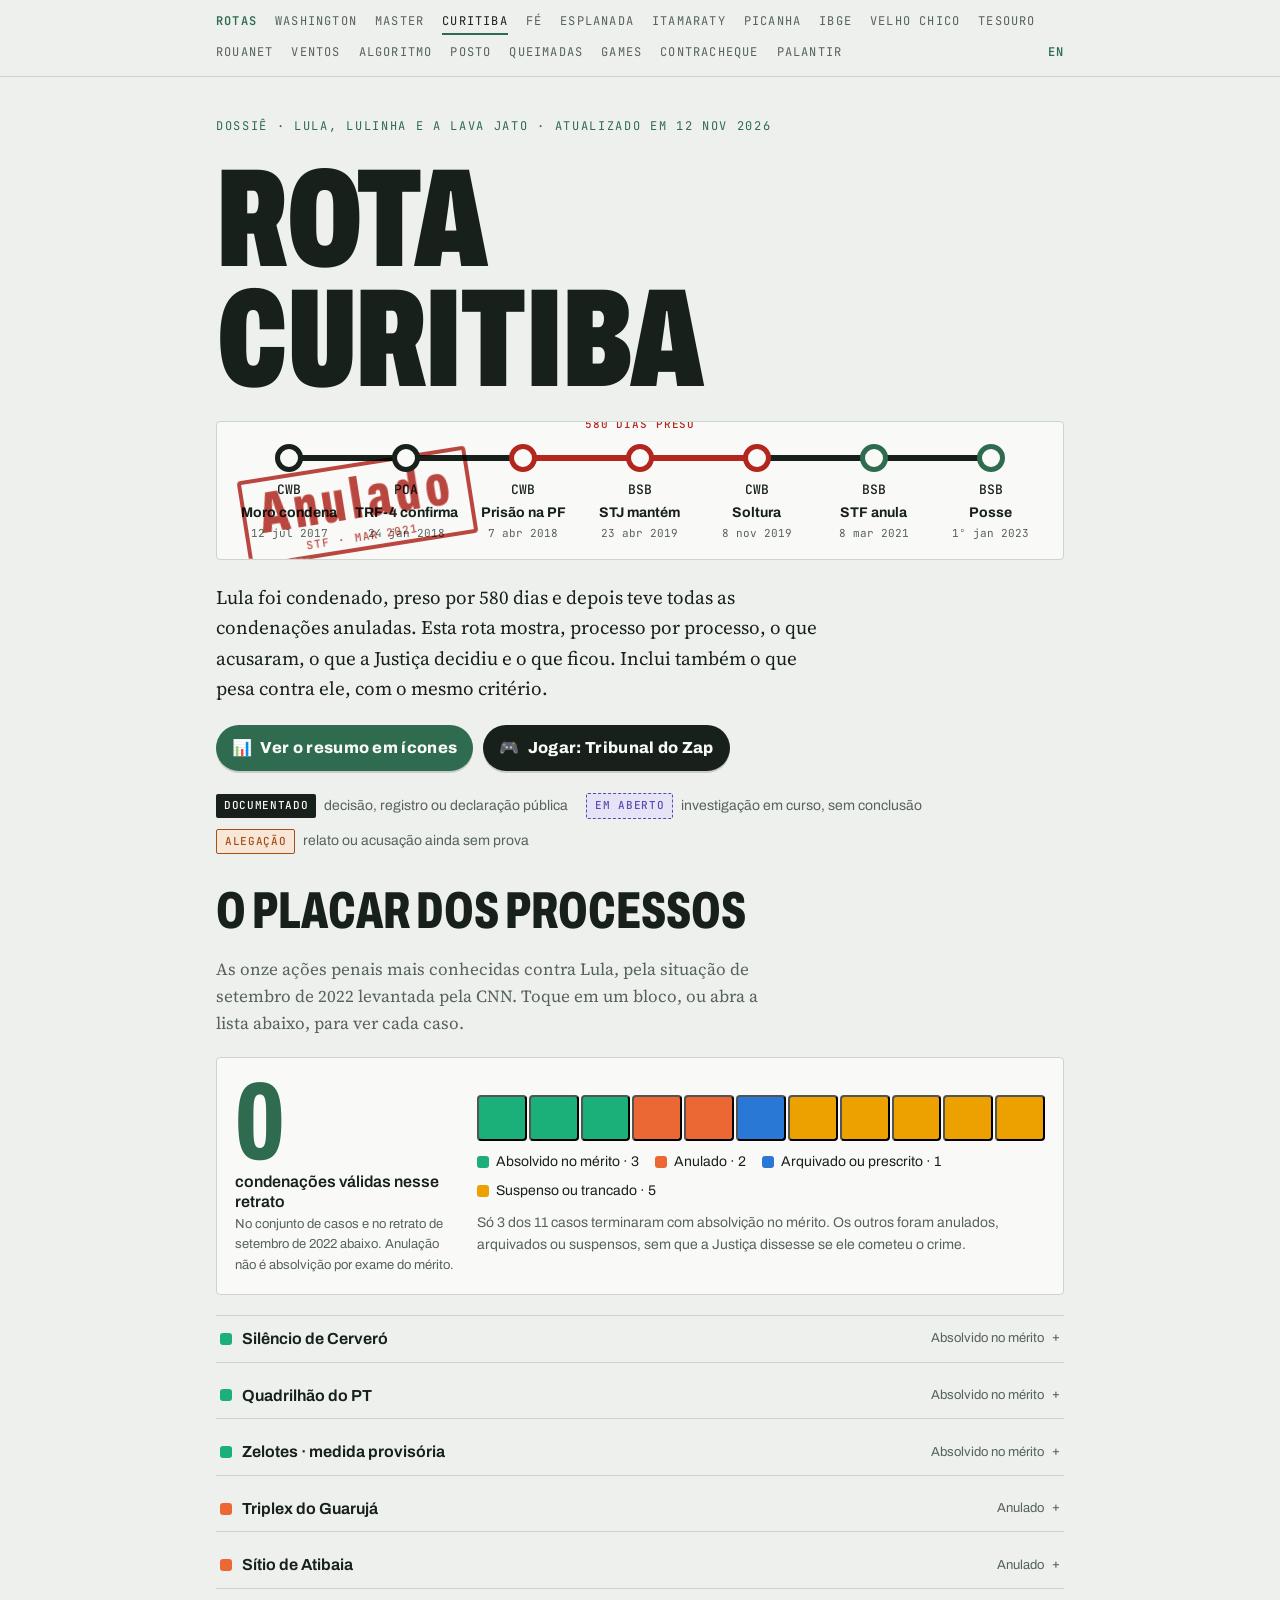
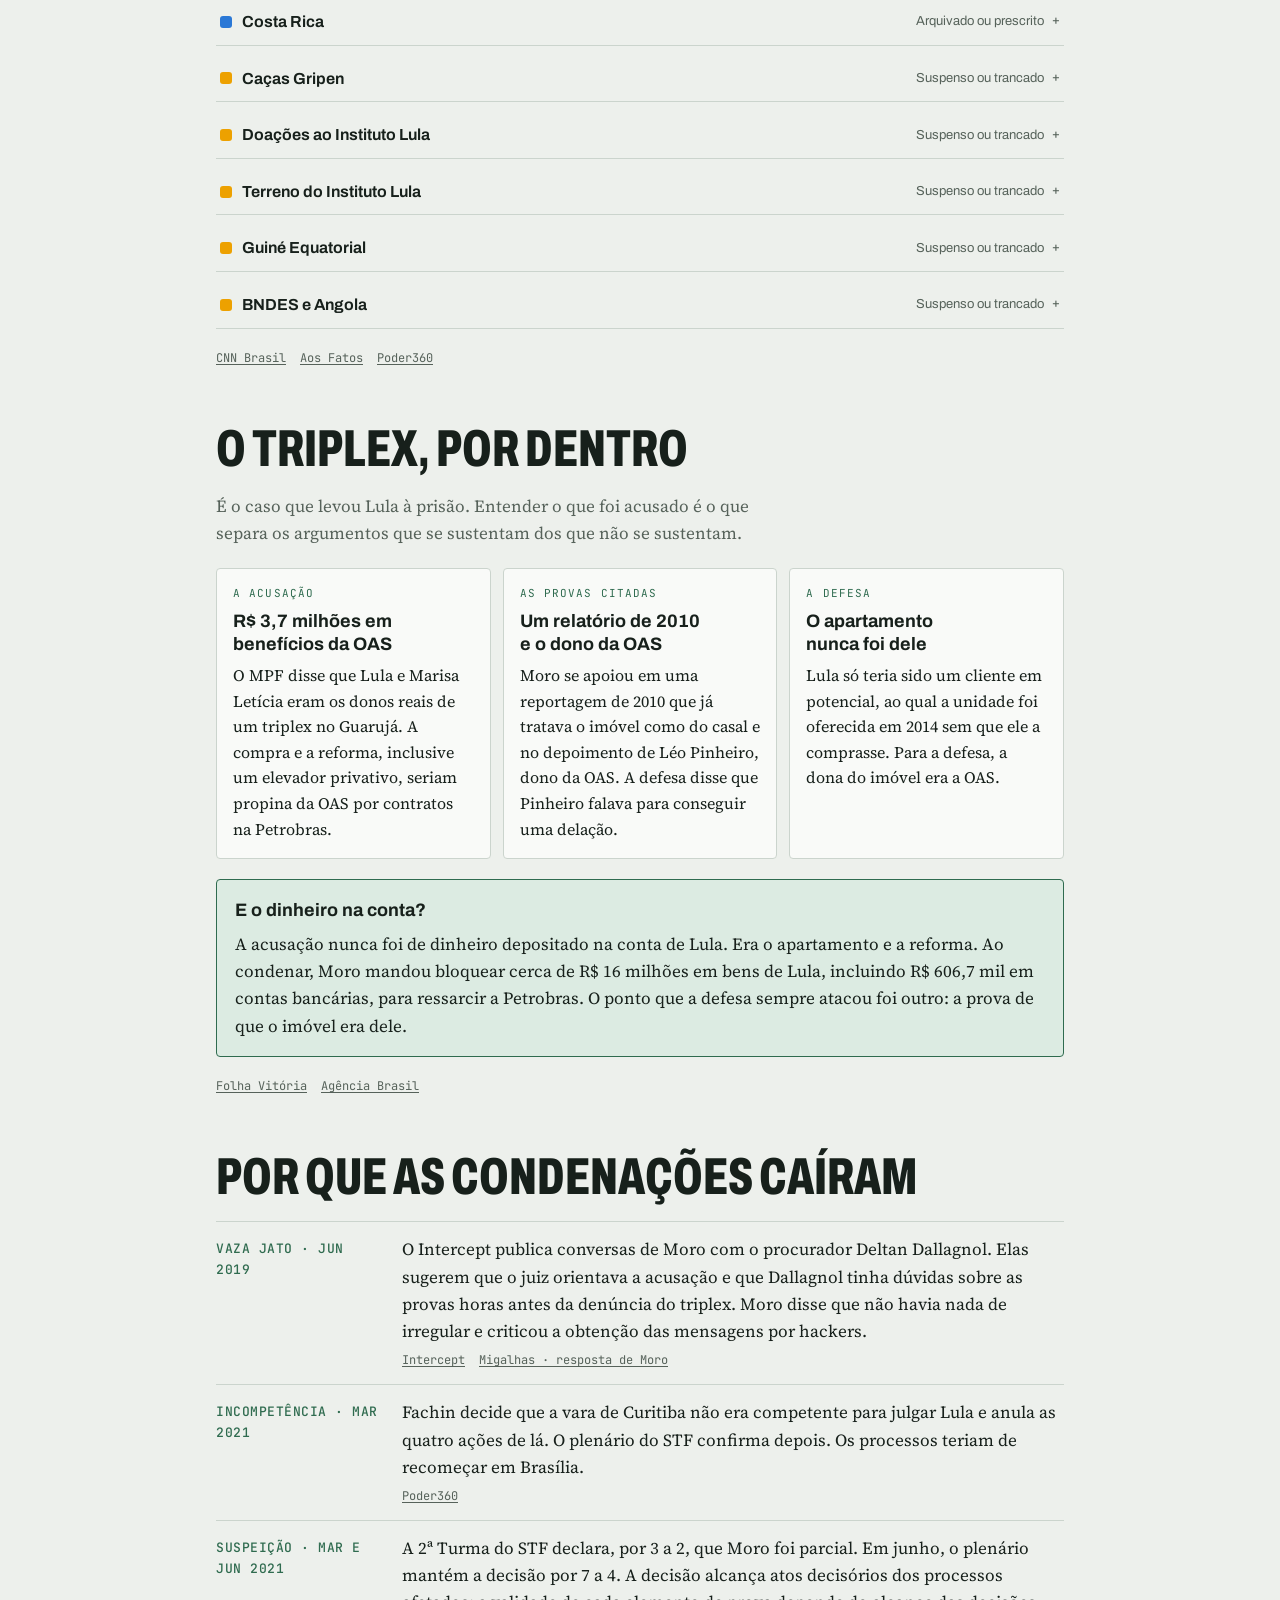
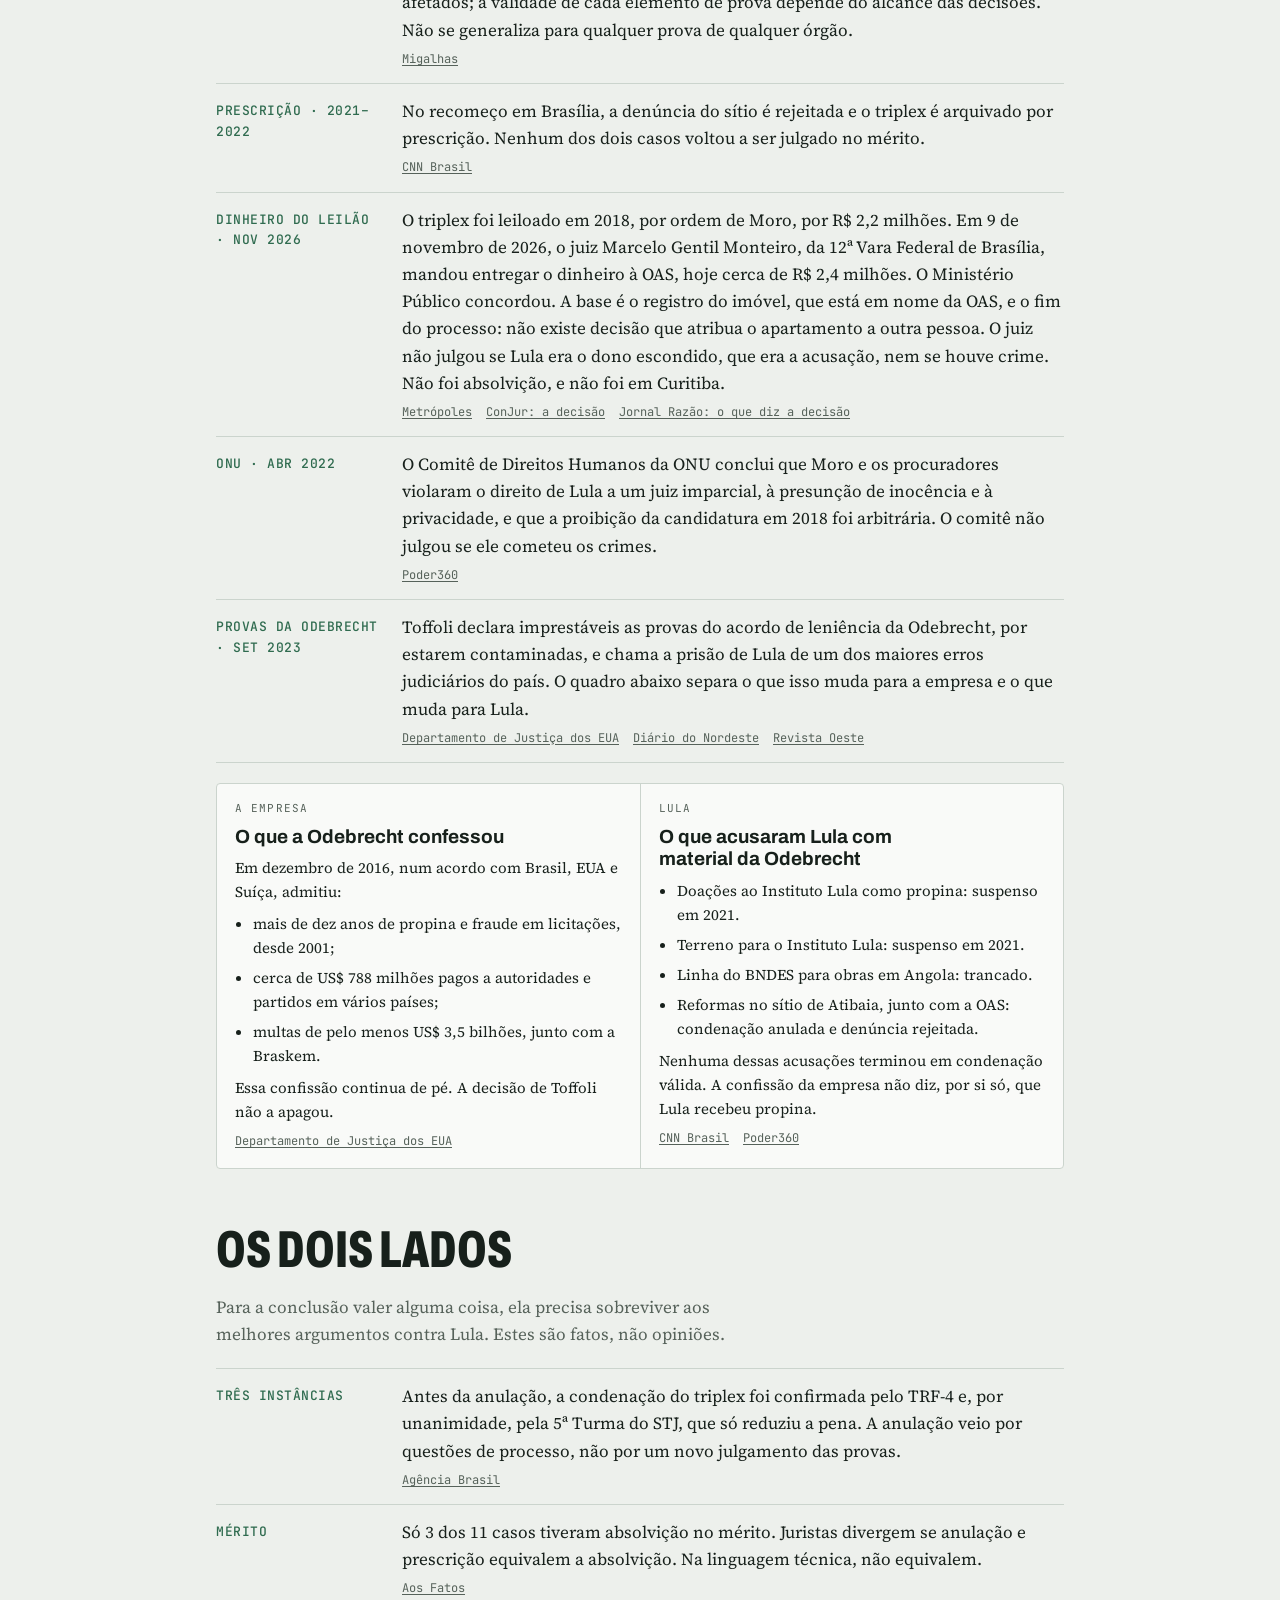
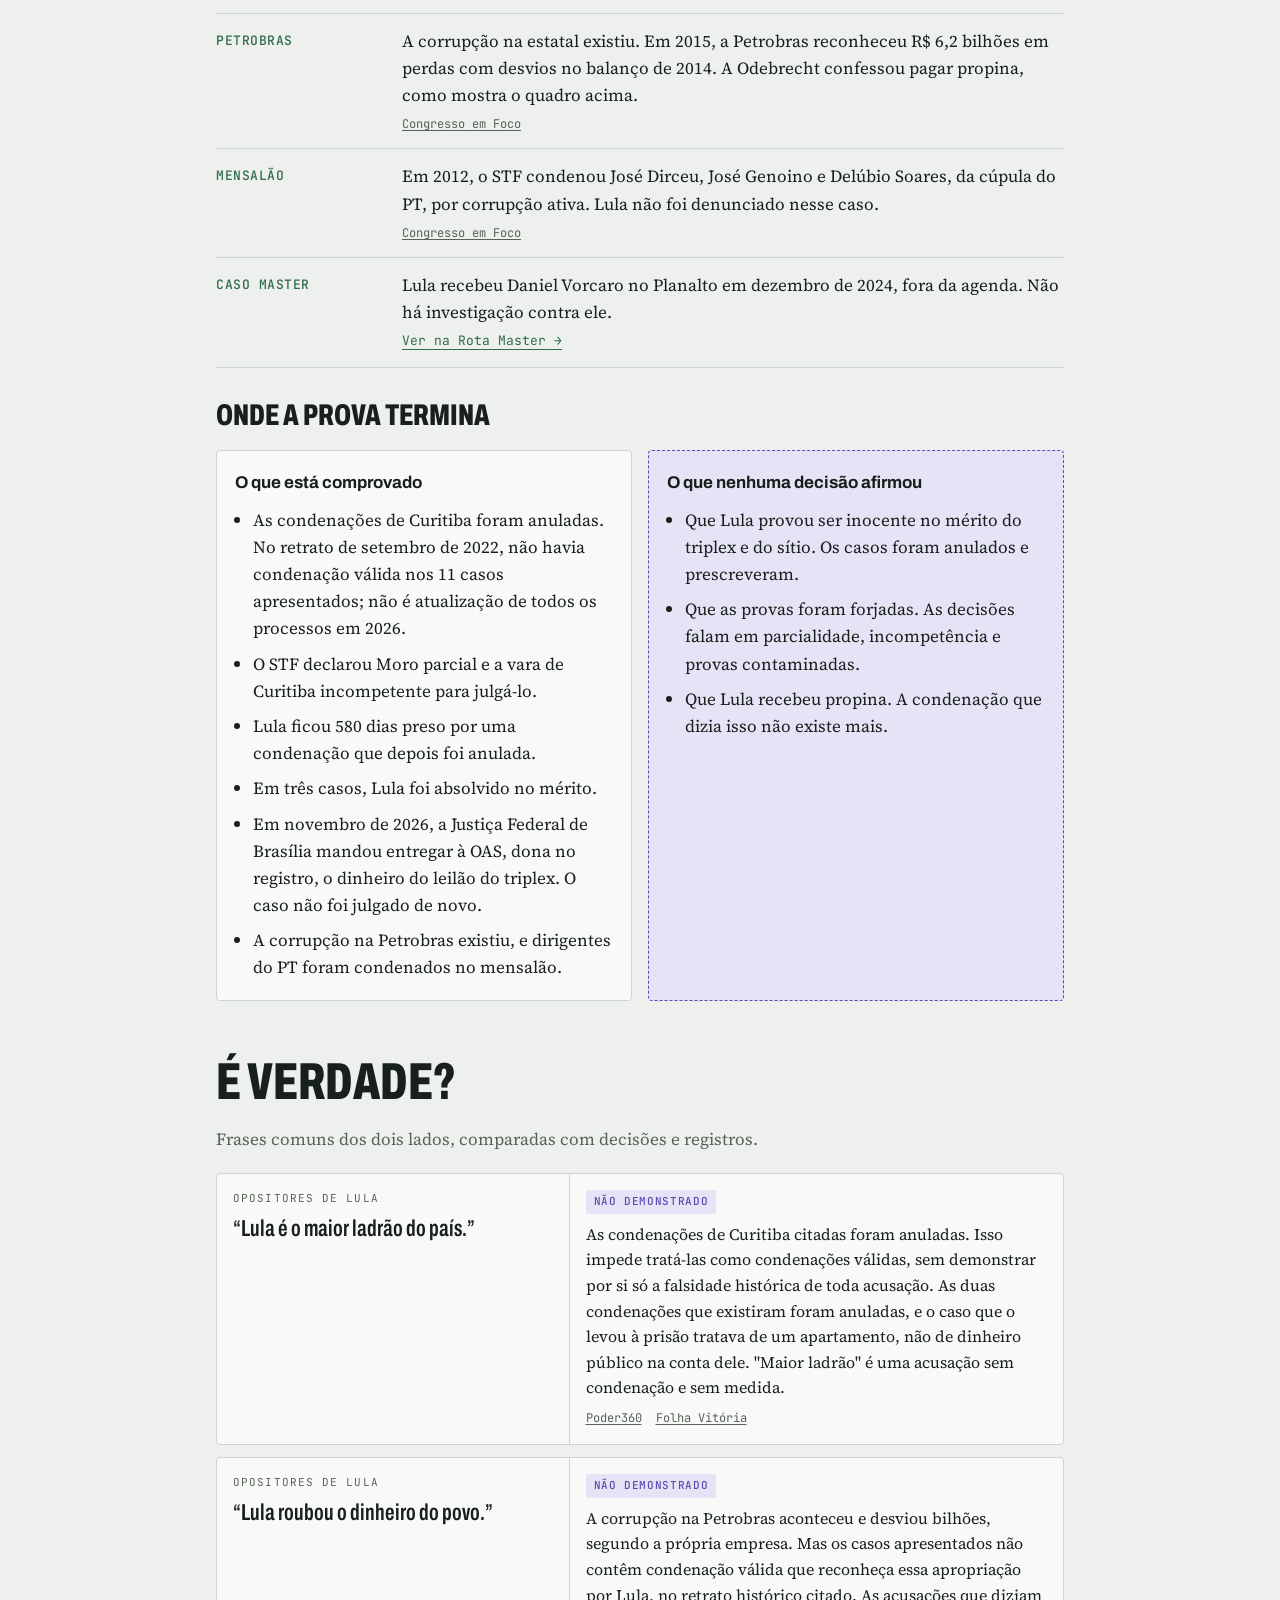
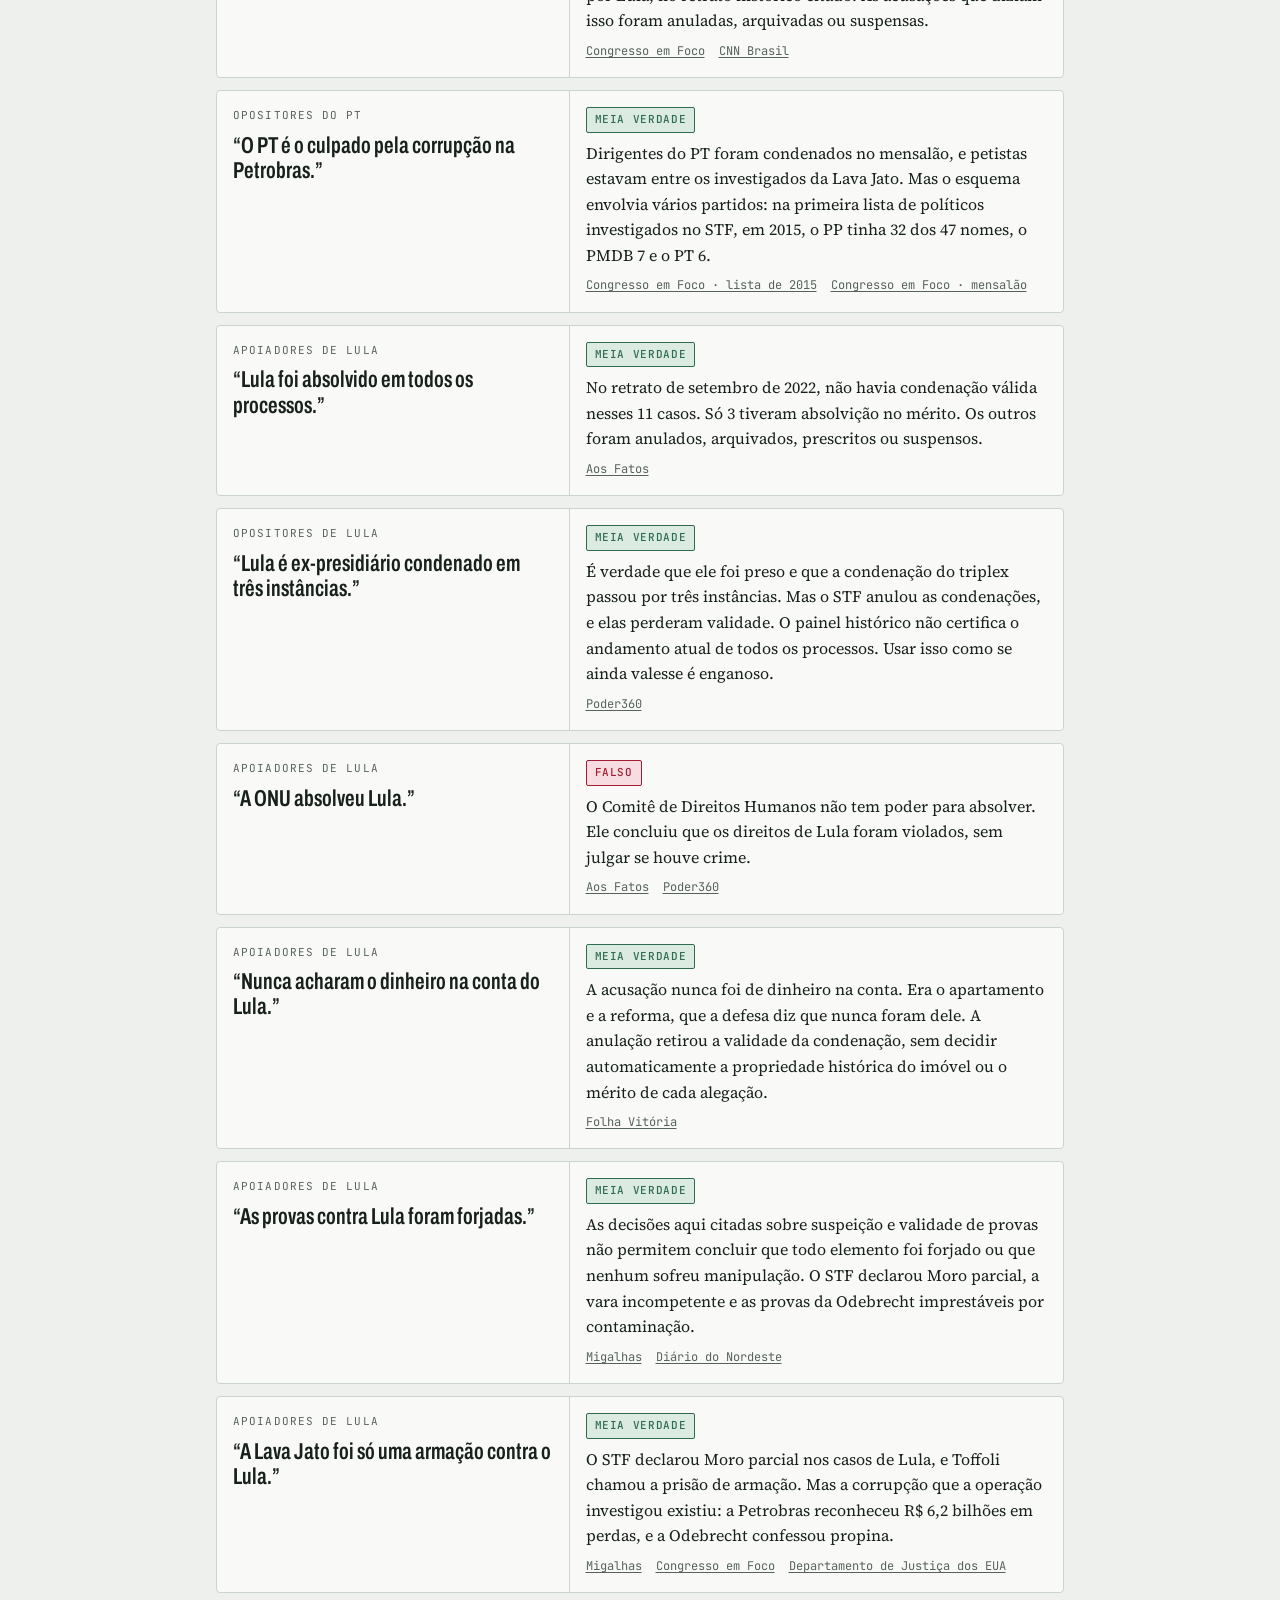
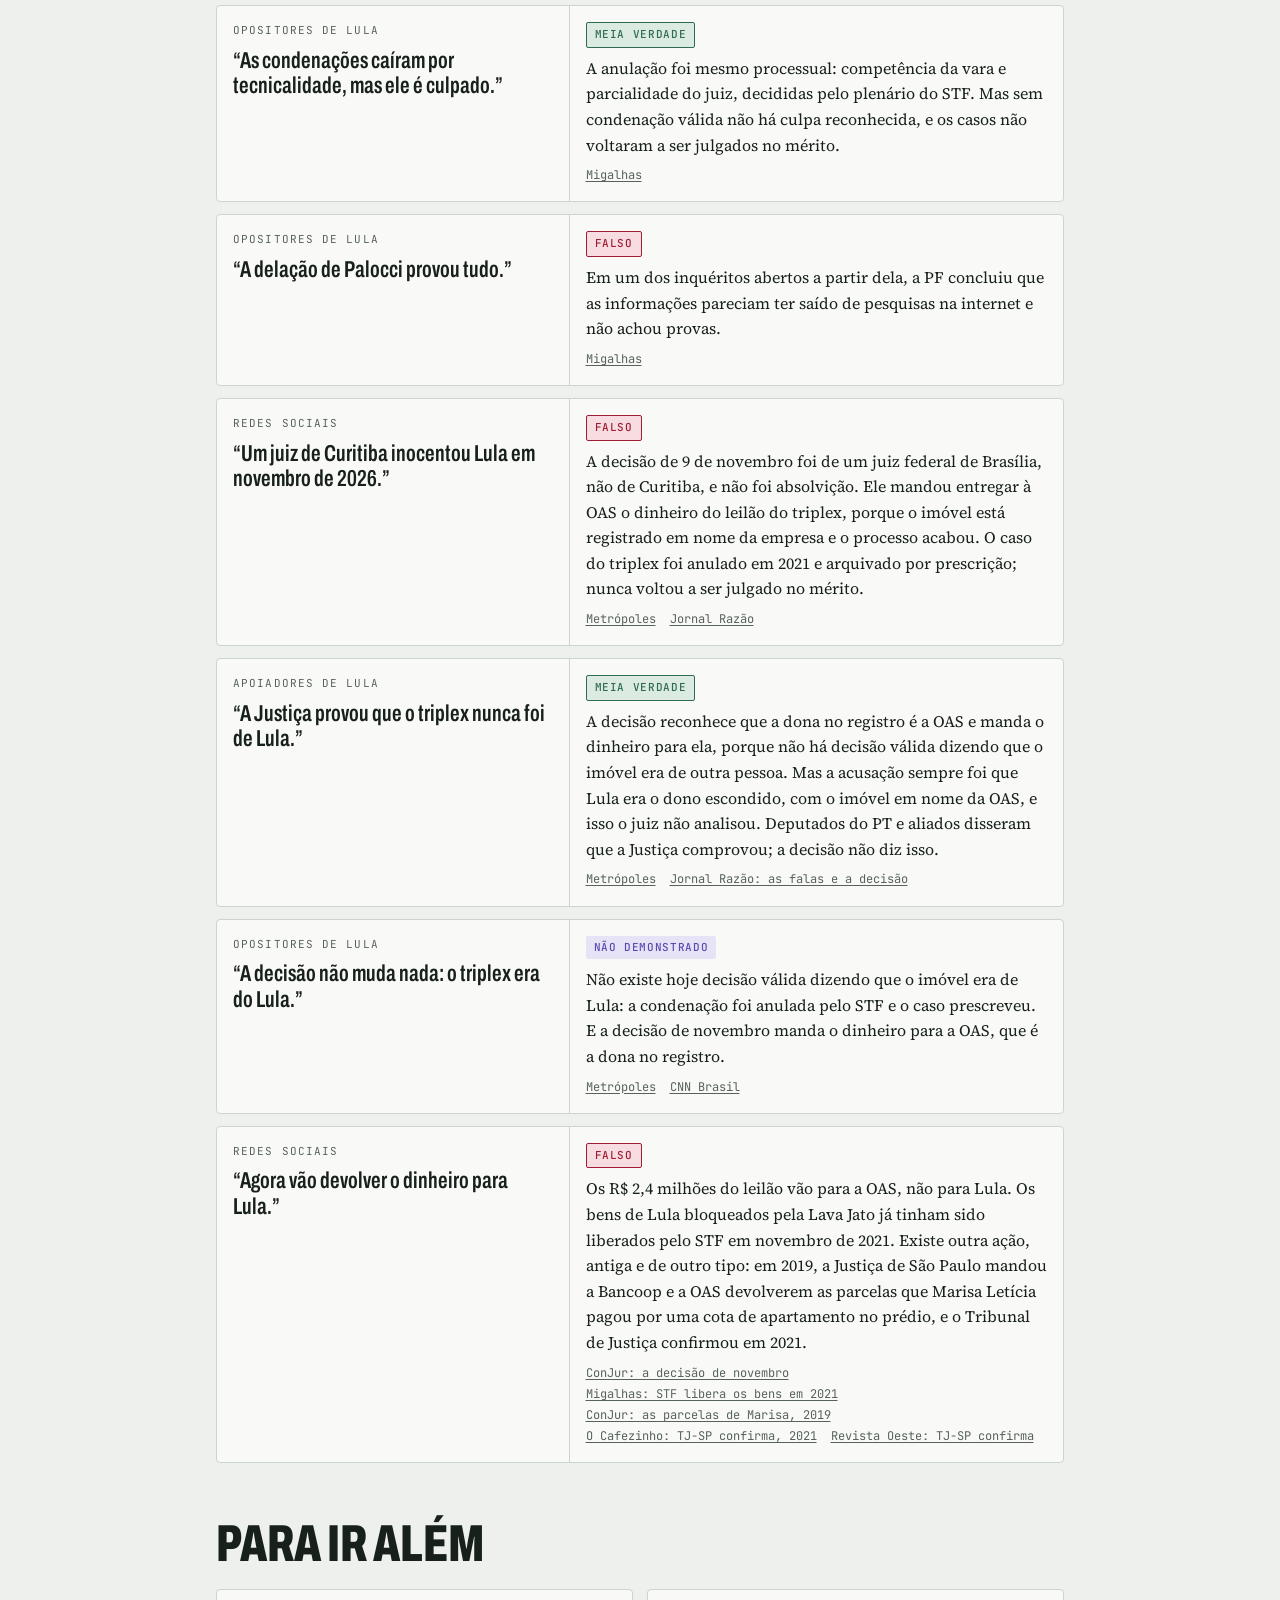
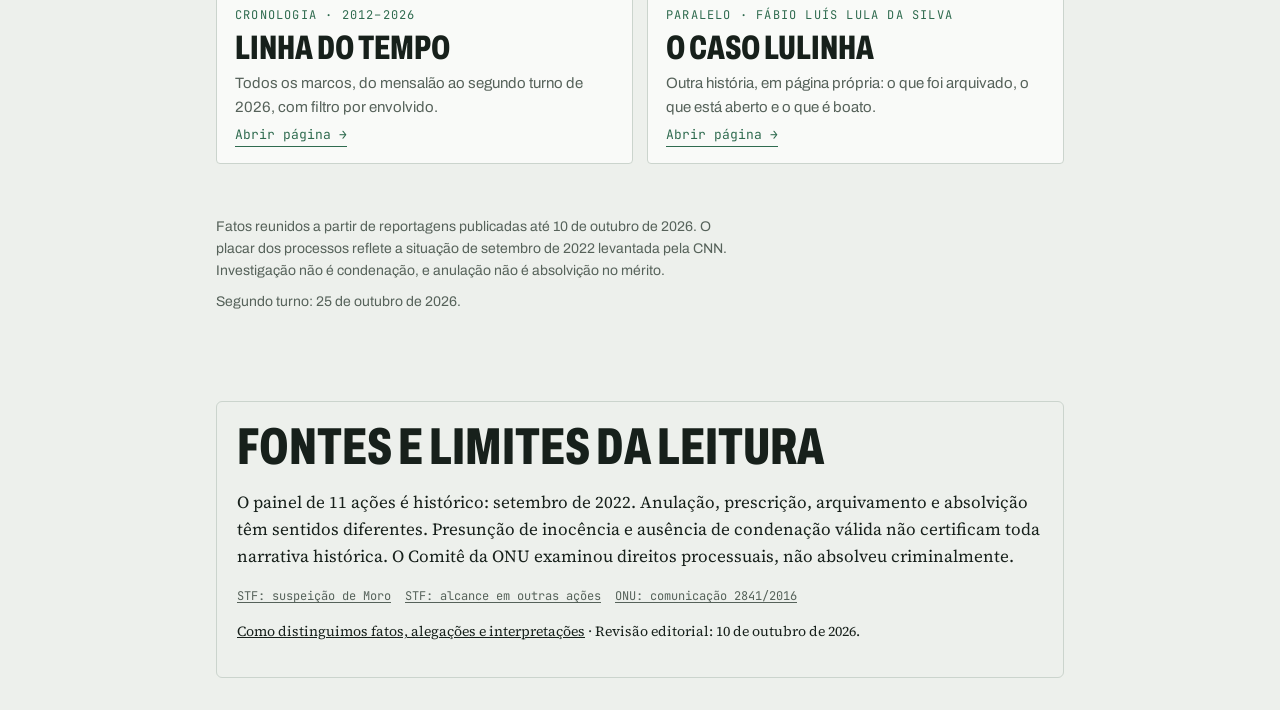
<file: index.html>
<!doctype html>
<html lang="pt-BR"><head><meta charset="utf-8"><meta name="viewport" content="width=device-width, initial-scale=1, viewport-fit=cover">
<style>:root{color-scheme:light;padding-top:env(safe-area-inset-top,0px);padding-bottom:env(safe-area-inset-bottom,0px)}img{max-width:100%}[hidden]{display:none!important}</style>
<title>Rota Curitiba</title>
<meta name="description" content="O que acusaram Lula e Lulinha, o que a Justiça decidiu e o que ficou, processo por processo, com fontes.">
<link rel="preconnect" href="https://fonts.googleapis.com">
<link rel="stylesheet" href="https://fonts.googleapis.com/css2?family=Archivo:wdth,wght@62..125,400..900&family=Source+Serif+4:opsz,wght@8..60,400;8..60,600&family=JetBrains+Mono:wght@400;500;600&display=swap">
<link rel="stylesheet" href="estilo.css">
<style>
:root{--c-lula:#c0392b;--c-lulinha:#a35a12;--c-lava:#1f5bb5;--c-stf:#7a2a3d;--c-pt:#56625a}
@media (prefers-color-scheme:dark){:root:not([data-theme="light"]){--c-lula:#f2796c;--c-lulinha:#e0a25a;--c-lava:#78a8f2;--c-stf:#e0899c;--c-pt:#9aa89f}}
:root[data-theme="dark"]{--c-lula:#f2796c;--c-lulinha:#e0a25a;--c-lava:#78a8f2;--c-stf:#e0899c;--c-pt:#9aa89f}

/* hero: the route as a transit line. Horizontal on wide screens, vertical on phones. */
.hero{padding-block:40px 24px;display:grid;gap:22px}
.routebox{position:relative;background:var(--paper);border:1px solid var(--line);border-radius:4px;padding:22px 14px 16px;overflow:hidden}
.metro{list-style:none;margin:0;padding:0;display:grid;grid-template-columns:repeat(7,minmax(0,1fr));gap:0}
.metro li{position:relative;display:grid;justify-items:center;text-align:center;gap:4px;padding-inline:4px}
.metro li::after{content:"";position:absolute;top:11px;left:50%;width:100%;height:6px;background:var(--ink);z-index:0}
.metro li:last-child::after{display:none}
.metro li.jail::after{background:var(--stamp)}
.metro .stn{width:28px;height:28px;border-radius:50%;background:var(--paper);border:5px solid var(--ink);position:relative;z-index:1}
.metro li.jail .stn,.metro li.free .stn{border-color:var(--stamp)}
.metro li.win .stn{border-color:var(--accent)}
.metro .code{font-family:var(--mono);font-size:13px;font-weight:500;margin-top:4px}
.metro .what{font-family:var(--ui);font-weight:700;font-size:14px;line-height:1.15}
.metro .when{font-family:var(--mono);font-size:11px;color:var(--muted)}
.metro .dur{display:none;font-family:var(--mono);font-size:11px;font-weight:500;letter-spacing:.08em;text-transform:uppercase;color:var(--stamp)}
.days{position:absolute;left:calc(100%/7*2.5);width:calc(100%/7*2);top:-6px;text-align:center;font-family:var(--mono);font-size:11px;font-weight:500;letter-spacing:.08em;color:var(--stamp);text-transform:uppercase}
.stamp{position:absolute;left:3%;top:30%;transform:rotate(-9deg);font-family:var(--display);font-stretch:62%;font-weight:800;font-size:clamp(30px,6.5vw,58px);letter-spacing:.08em;color:var(--stamp);border:4px solid var(--stamp);padding:0 14px;border-radius:4px;opacity:.85;pointer-events:none;mix-blend-mode:multiply;animation:stamp .45s 1s cubic-bezier(.2,1.6,.4,1) both;line-height:1.1}
.stamp small{display:block;font-family:var(--mono);font-size:11px;font-weight:500;letter-spacing:.1em;text-align:center;padding-bottom:4px}
@media (prefers-color-scheme:dark){:root:not([data-theme="light"]) .stamp{mix-blend-mode:normal}}
:root[data-theme="dark"] .stamp{mix-blend-mode:normal}
@keyframes stamp{from{transform:rotate(-9deg) scale(1.6)}to{transform:rotate(-9deg) scale(1)}}
@media (max-width:640px){
  .metro{grid-template-columns:1fr;gap:14px}
  .metro li{grid-template-columns:28px 1fr;justify-items:start;text-align:left;column-gap:14px;row-gap:0}
  .metro li .stn{grid-row:1/4}
  .metro li::after{top:28px;left:11px;width:6px;height:calc(100% + 14px - 28px)}
  .metro .code{margin-top:0}
  .days{display:none}
  .metro .dur{display:block;grid-column:2}
  .stamp{left:auto;right:6%;top:10%}
}

/* scoreboard */
.score{display:grid;grid-template-columns:minmax(0,220px) minmax(0,1fr);gap:22px;align-items:center;background:var(--paper);border:1px solid var(--line);border-radius:4px;padding:18px}
.zero{display:grid;gap:2px}
.zero b{font-family:var(--display);font-stretch:66%;font-weight:800;font-size:110px;line-height:.85;color:var(--accent)}
.zero span{font-family:var(--ui);font-weight:600;font-size:16px;line-height:1.25}
.zero small{font-family:var(--ui);color:var(--muted);font-size:13px}
.units{display:grid;gap:10px;min-width:0}
.units .row{display:flex;gap:2px;position:relative}
.unit{flex:1;height:46px;background:var(--o);border-radius:4px;cursor:pointer;outline:none;transition:opacity .2s}
.unit:focus-visible{outline:3px solid var(--ink);outline-offset:2px}
.units .row:hover .unit:not(:hover){opacity:.5}
.ulegend{display:flex;flex-wrap:wrap;gap:6px 16px;font-family:var(--ui);font-size:14px}
.ulegend span{display:inline-flex;align-items:center;gap:7px}
.ulegend i{width:12px;height:12px;border-radius:3px;background:var(--o)}
.utip{font-family:var(--ui);font-size:14px;min-height:42px;color:var(--muted);margin:0}
.utip b{color:var(--ink)}
@media (max-width:640px){.score{grid-template-columns:1fr}.zero b{font-size:90px}}

/* case list (collapsible) */
.case-d{border-bottom:1px solid var(--line)}
.case-d summary{list-style:none;cursor:pointer;display:grid;grid-template-columns:12px minmax(0,1fr) auto;gap:10px;align-items:center;padding:10px 4px;font-family:var(--ui)}
.case-d summary::-webkit-details-marker{display:none}
.case-d summary i{width:12px;height:12px;border-radius:3px;background:var(--o)}
.case-d summary b{font-weight:650;font-size:16px}
.case-d summary span{font-size:13px;color:var(--muted)}
.case-d summary span::after{content:" +";font-family:var(--mono)}
.case-d[open] summary span::after{content:" −"}
.case-d summary:focus-visible{outline:3px solid var(--accent);outline-offset:2px}
.case-d .case{margin-bottom:12px}
.cases{border-top:1px solid var(--line);gap:0}
.sub{font-family:var(--display);font-stretch:66%;font-weight:800;font-size:30px;text-transform:uppercase;margin:12px 0 0;line-height:1}
.par{display:grid;grid-template-columns:repeat(auto-fit,minmax(260px,1fr));gap:14px}

/* case table */
.cases{display:grid;gap:10px}
.case{background:var(--paper);border:1px solid var(--line);border-left:6px solid var(--o);border-radius:4px;display:grid;grid-template-columns:repeat(3,minmax(0,1fr));overflow:hidden}
.case>div{padding:14px 16px;display:grid;gap:6px;align-content:start;min-width:0}
.case>div+div{border-left:1px solid var(--line)}
.case .lab{font-family:var(--mono);font-size:10.5px;letter-spacing:.1em;text-transform:uppercase;color:var(--muted)}
.case h3{margin:0;font-size:18px;line-height:1.2}
.case p{margin:0;font-size:15px;line-height:1.5}
.case .out{display:inline-flex;align-items:center;gap:7px;font-family:var(--ui);font-weight:700;font-size:15px}
.case .out i{width:11px;height:11px;border-radius:3px;background:var(--o)}
@media (max-width:720px){.case{grid-template-columns:1fr}.case>div+div{border-left:0;border-top:1px solid var(--line)}}

/* triplex explainer */
.xp{display:grid;grid-template-columns:repeat(auto-fit,minmax(250px,1fr));gap:12px}
.xp article{background:var(--paper);border:1px solid var(--line);border-radius:4px;padding:16px;display:grid;gap:8px;align-content:start}
.xp .tag{font-family:var(--mono);font-size:11px;letter-spacing:.1em;text-transform:uppercase;color:var(--accent)}
.xp h3{margin:0;font-size:18px;line-height:1.25}
.xp p{margin:0;font-size:16px}
.callout{background:var(--accent-soft);border:1px solid var(--accent);border-radius:4px;padding:16px 18px;display:grid;gap:6px}
.callout h3{margin:0;font-size:18px}
.callout p{margin:0}

/* odebrecht x lula */
.split{display:grid;grid-template-columns:repeat(2,minmax(0,1fr));gap:0;background:var(--paper);border:1px solid var(--line);border-radius:4px;overflow:hidden}
.split>div{padding:16px 18px;display:grid;gap:8px;align-content:start;min-width:0}
.split>div+div{border-left:1px solid var(--line)}
.split .tag{font-family:var(--mono);font-size:11px;letter-spacing:.1em;text-transform:uppercase;color:var(--muted)}
.split h3{margin:0;font-size:19px;line-height:1.2}
.split ul{margin:0;padding-left:18px;display:grid;gap:6px;font-size:15px}
.split p{margin:0;font-size:15px}
@media (max-width:640px){.split{grid-template-columns:1fr}.split>div+div{border-left:0;border-top:1px solid var(--line)}}

/* why it fell */
.steps{display:grid;border-top:1px solid var(--line)}
.steps .row{display:grid;grid-template-columns:170px 1fr;gap:16px;padding-block:14px;border-bottom:1px solid var(--line)}
.steps strong{font-family:var(--mono);font-size:13px;font-weight:500;letter-spacing:.04em;text-transform:uppercase;color:var(--accent);padding-top:3px}
.steps p{margin:0}
.steps .src{margin-top:6px}
@media (max-width:620px){.steps .row{grid-template-columns:1fr;gap:4px}}

/* parallel page + filters */
.par a{text-decoration:none;color:var(--ink);background:var(--paper);border:1px solid var(--line);border-radius:4px;padding:16px 18px;display:grid;gap:6px;transition:border-color .2s,transform .2s}
.par a:hover{border-color:var(--accent);transform:translateY(-2px)}
.par a:focus-visible{outline:3px solid var(--accent);outline-offset:2px}
.par .n{font-family:var(--mono);font-size:12px;letter-spacing:.1em;text-transform:uppercase;color:var(--accent)}
.par strong{font-family:var(--display);font-stretch:66%;font-weight:800;font-size:34px;line-height:1;text-transform:uppercase}
.par .d{font-family:var(--ui);font-size:15px;color:var(--muted)}

/* myths */
.myths{display:grid;gap:12px}
.myth{background:var(--paper);border:1px solid var(--line);border-radius:4px;display:grid;grid-template-columns:minmax(0,1fr) minmax(0,1.4fr);overflow:hidden}
.myth .say{padding:16px;border-right:1px solid var(--line);display:grid;gap:8px;align-content:start}
.myth .say q{font-family:var(--display);font-stretch:66%;font-weight:600;font-size:23px;line-height:1.1;quotes:"“" "”"}
.myth .say small{font-family:var(--mono);font-size:11px;letter-spacing:.1em;text-transform:uppercase;color:var(--muted)}
.myth .is{padding:16px;display:grid;gap:8px;align-content:start}
.myth .is p{margin:0;font-size:16px}
@media (max-width:640px){.myth{grid-template-columns:1fr}.myth .say{border-right:0;border-bottom:1px solid var(--line)}}
</style>
<style>.ev.unproven{background:var(--open-soft);color:var(--open)}</style>
</head><body>


<style>/* barra comum das Rotas */.rotas-bar .rb-lang{margin-left:auto;color:var(--accent);font-weight:600}.rotas-bar{border-bottom:1px solid var(--line);background:var(--bg);font-family:var(--mono);font-size:12px;letter-spacing:.1em;text-transform:uppercase}.rotas-bar>div{max-width:880px;margin:0 auto;padding:10px 16px;display:flex;flex-wrap:wrap;align-items:center;gap:6px 18px}.rotas-bar a{color:var(--muted);text-decoration:none;padding-block:2px;border-bottom:2px solid transparent}.rotas-bar a:hover{color:var(--ink)}.rotas-bar a[aria-current]{color:var(--ink);border-bottom-color:var(--accent)}.rotas-bar .rb-home{color:var(--accent);font-weight:600}.rv-btn{display:inline-flex;align-items:center;gap:8px;justify-self:start;font-family:var(--ui,system-ui);font-weight:800;font-size:16px;letter-spacing:.02em;text-decoration:none;color:var(--paper,#fff);background:var(--accent);padding:10px 16px;border-radius:999px;box-shadow:0 2px 0 rgba(0,0,0,.15)}.rv-btn:hover{filter:brightness(1.08)}.rv-btn:focus-visible{outline:3px solid var(--ink);outline-offset:2px}.rotas-bar a:focus-visible{outline:3px solid var(--accent);outline-offset:2px}</style><style>/* padrão das Rotas: formato detalhado */body{font-size:17px;line-height:1.6}h1{font-family:var(--display);font-stretch:62%;font-weight:900;font-size:clamp(60px,15vw,140px);line-height:.86;text-transform:uppercase;overflow-wrap:anywhere}h2{font-family:var(--display);font-stretch:66%;font-weight:800;font-size:clamp(34px,7vw,52px);line-height:.95;text-transform:uppercase}</style><nav class="rotas-bar" aria-label="Rotas"><div><a class="rb-home" href="https://fcarvalhodev.github.io/rotas/">Rotas</a><a href="https://fcarvalhodev.github.io/rota-washington/">Washington</a><a href="https://fcarvalhodev.github.io/rota-master/">Master</a><a href="https://fcarvalhodev.github.io/rota-curitiba/" aria-current="page">Curitiba</a><a href="https://fcarvalhodev.github.io/rota-da-fe/">Fé</a><a href="https://fcarvalhodev.github.io/rota-esplanada/">Esplanada</a><a href="https://fcarvalhodev.github.io/rota-itamaraty/">Itamaraty</a><a href="https://fcarvalhodev.github.io/rota-da-picanha/">Picanha</a><a href="https://fcarvalhodev.github.io/rota-do-ibge/">IBGE</a><a href="https://fcarvalhodev.github.io/rota-velho-chico/">Velho Chico</a><a href="https://fcarvalhodev.github.io/rota-do-tesouro/">Tesouro</a><a href="https://fcarvalhodev.github.io/rota-rouanet/">Rouanet</a><a href="https://fcarvalhodev.github.io/rota-dos-ventos/">Ventos</a><a href="https://fcarvalhodev.github.io/rota-do-algoritmo/">Algoritmo</a><a href="https://fcarvalhodev.github.io/rota-do-posto/">Posto</a><a href="https://fcarvalhodev.github.io/rota-das-queimadas/">Queimadas</a><a href="https://fcarvalhodev.github.io/rota-dos-games/">Games</a><a href="https://fcarvalhodev.github.io/rota-do-contracheque/">Contracheque</a><a href="https://fcarvalhodev.github.io/rota-palantir/">Palantir</a><a class="rb-lang" href="en/" hreflang="en" lang="en">EN</a></div></nav>
<header class="wrap hero">
  <div class="kicker">Dossiê · Lula, Lulinha e a Lava Jato · atualizado em 12 nov 2026</div>
  <h1>Rota<br>Curitiba</h1>
  <div class="routebox" aria-label="A rota de Lula na Lava Jato">
    <span class="days" aria-hidden="true">580 dias preso</span>
    <ol class="metro">
      <li><span class="stn"></span><span class="code">CWB</span><span class="what">Moro condena</span><span class="when">12 jul 2017</span></li>
      <li><span class="stn"></span><span class="code">POA</span><span class="what">TRF-4 confirma</span><span class="when">24 jan 2018</span></li>
      <li class="jail"><span class="stn"></span><span class="code">CWB</span><span class="what">Prisão na PF</span><span class="when">7 abr 2018</span><span class="dur">580 dias preso</span></li>
      <li class="jail"><span class="stn"></span><span class="code">BSB</span><span class="what">STJ mantém</span><span class="when">23 abr 2019</span></li>
      <li class="free"><span class="stn"></span><span class="code">CWB</span><span class="what">Soltura</span><span class="when">8 nov 2019</span></li>
      <li class="win"><span class="stn"></span><span class="code">BSB</span><span class="what">STF anula</span><span class="when">8 mar 2021</span></li>
      <li class="win"><span class="stn"></span><span class="code">BSB</span><span class="what">Posse</span><span class="when">1º jan 2023</span></li>
    </ol>
    <div class="stamp" aria-hidden="true">Anulado<small>STF · MAR 2021</small></div>
  </div>
  <p class="lede">Lula foi condenado, preso por 580 dias e depois teve todas as condenações anuladas. Esta rota mostra, processo por processo, o que acusaram, o que a Justiça decidiu e o que ficou. Inclui também o que pesa contra ele, com o mesmo critério.</p>
  <div style="display:flex;flex-wrap:wrap;gap:10px"><a class="rv-btn" href="visual.html"><span aria-hidden="true">📊</span> Ver o resumo em ícones</a><a class="rv-btn" href="jogo.html" style="background:var(--ink)"><span aria-hidden="true">🎮</span> Jogar: Tribunal do Zap</a></div>
  <div class="legend">
    <span><b class="ev doc">Documentado</b> decisão, registro ou declaração pública</span>
    <span><b class="ev open">Em aberto</b> investigação em curso, sem conclusão</span>
    <span><b class="ev alleg">Alegação</b> relato ou acusação ainda sem prova</span>
  </div>
</header>

<main class="wrap">
  <section class="sec" aria-labelledby="h-score" style="padding-top:8px">
    <h2 id="h-score">O placar dos processos</h2>
    <p class="sec-intro">As onze ações penais mais conhecidas contra Lula, pela situação de setembro de 2022 levantada pela CNN. Toque em um bloco, ou abra a lista abaixo, para ver cada caso.</p>
    <div class="score">
      <div class="zero"><b class="num">0</b><span>condenações válidas nesse retrato</span><small>No conjunto de casos e no retrato de setembro de 2022 abaixo. Anulação não é absolvição por exame do mérito.</small></div>
      <div class="units">
        <div class="row" id="units" role="list" aria-label="Onze processos por desfecho"></div>
        <div class="ulegend" id="ulegend"></div>
        <p class="utip" id="utip" aria-live="polite">Só 3 dos 11 casos terminaram com absolvição no mérito. Os outros foram anulados, arquivados ou suspensos, sem que a Justiça dissesse se ele cometeu o crime.</p>
      </div>
    </div>
    <div class="cases" id="cases"></div>
    <div class="src"><a href="https://www.cnnbrasil.com.br/politica/fatos-primeiro-livre-para-disputar-a-eleicao-lula-nao-foi-inocentado-de-todas-as-acusacoes/" target="_blank" rel="noopener">CNN Brasil</a><a href="https://www.aosfatos.org/noticias/o-que-e-falso-e-o-que-e-fato-em-declaracoes-de-lula-sobre-absolvicoes-na-onu-e-na-justica/" target="_blank" rel="noopener">Aos Fatos</a><a href="https://www.poder360.com.br/justica/lula-diz-que-foi-absolvido-mas-segue-com-problemas-na-justica/" target="_blank" rel="noopener">Poder360</a></div>
  </section>


  <section class="sec" aria-labelledby="h-tx">
    <h2 id="h-tx">O triplex, por dentro</h2>
    <p class="sec-intro">É o caso que levou Lula à prisão. Entender o que foi acusado é o que separa os argumentos que se sustentam dos que não se sustentam.</p>
    <div class="xp">
      <article><span class="tag">A acusação</span><h3>R$ 3,7 milhões em benefícios da OAS</h3><p>O MPF disse que Lula e Marisa Letícia eram os donos reais de um triplex no Guarujá. A compra e a reforma, inclusive um elevador privativo, seriam propina da OAS por contratos na Petrobras.</p></article>
      <article><span class="tag">As provas citadas</span><h3>Um relatório de 2010 e o dono da OAS</h3><p>Moro se apoiou em uma reportagem de 2010 que já tratava o imóvel como do casal e no depoimento de Léo Pinheiro, dono da OAS. A defesa disse que Pinheiro falava para conseguir uma delação.</p></article>
      <article><span class="tag">A defesa</span><h3>O apartamento nunca foi dele</h3><p>Lula só teria sido um cliente em potencial, ao qual a unidade foi oferecida em 2014 sem que ele a comprasse. Para a defesa, a dona do imóvel era a OAS.</p></article>
    </div>
    <div class="callout">
      <h3>E o dinheiro na conta?</h3>
      <p>A acusação nunca foi de dinheiro depositado na conta de Lula. Era o apartamento e a reforma. Ao condenar, Moro mandou bloquear cerca de R$ 16 milhões em bens de Lula, incluindo R$ 606,7 mil em contas bancárias, para ressarcir a Petrobras. O ponto que a defesa sempre atacou foi outro: a prova de que o imóvel era dele.</p>
    </div>
    <div class="src"><a href="https://www.folhavitoria.com.br/politica/entenda-o-caso-triplex-em-que-lula-foi-condenado/" target="_blank" rel="noopener">Folha Vitória</a><a href="https://agenciabrasil.ebc.com.br/justica/noticia/2019-04/maioria-do-stj-decide-reduzir-pena-do-ex-presidente-lula" target="_blank" rel="noopener">Agência Brasil</a></div>
  </section>

  <section class="sec" aria-labelledby="h-fell">
    <h2 id="h-fell">Por que as condenações caíram</h2>
    <div class="steps">
      <div class="row"><strong>Vaza Jato · jun 2019</strong><div><p>O Intercept publica conversas de Moro com o procurador Deltan Dallagnol. Elas sugerem que o juiz orientava a acusação e que Dallagnol tinha dúvidas sobre as provas horas antes da denúncia do triplex. Moro disse que não havia nada de irregular e criticou a obtenção das mensagens por hackers.</p><div class="src"><a href="https://www.intercept.com.br/?p=286347" target="_blank" rel="noopener">Intercept</a><a href="https://www.migalhas.com.br/Quentes/17,MI304061,91041-Nao+tem+nada+ali+diz+Moro+sobre+vazamento+de+mensagens" target="_blank" rel="noopener">Migalhas · resposta de Moro</a></div></div></div>
      <div class="row"><strong>Incompetência · mar 2021</strong><div><p>Fachin decide que a vara de Curitiba não era competente para julgar Lula e anula as quatro ações de lá. O plenário do STF confirma depois. Os processos teriam de recomeçar em Brasília.</p><div class="src"><a href="https://www.poder360.com.br/governo/da-prisao-ao-planalto-lula-era-preso-ha-exatos-5-anos" target="_blank" rel="noopener">Poder360</a></div></div></div>
      <div class="row"><strong>Suspeição · mar e jun 2021</strong><div><p>A 2ª Turma do STF declara, por 3 a 2, que Moro foi parcial. Em junho, o plenário mantém a decisão por 7 a 4. A decisão alcança atos decisórios dos processos afetados; a validade de cada elemento de prova depende do alcance das decisões. Não se generaliza para qualquer prova de qualquer órgão.</p><div class="src"><a href="https://www.migalhas.com.br/quentes/347494/stf-moro-foi-parcial-ao-condenar-lula" target="_blank" rel="noopener">Migalhas</a></div></div></div>
      <div class="row"><strong>Prescrição · 2021–2022</strong><div><p>No recomeço em Brasília, a denúncia do sítio é rejeitada e o triplex é arquivado por prescrição. Nenhum dos dois casos voltou a ser julgado no mérito.</p><div class="src"><a href="https://www.cnnbrasil.com.br/politica/fatos-primeiro-livre-para-disputar-a-eleicao-lula-nao-foi-inocentado-de-todas-as-acusacoes/" target="_blank" rel="noopener">CNN Brasil</a></div></div></div>
      <div class="row"><strong>Dinheiro do leilão · nov 2026</strong><div><p>O triplex foi leiloado em 2018, por ordem de Moro, por R$ 2,2 milhões. Em 9 de novembro de 2026, o juiz Marcelo Gentil Monteiro, da 12ª Vara Federal de Brasília, mandou entregar o dinheiro à OAS, hoje cerca de R$ 2,4 milhões. O Ministério Público concordou. A base é o registro do imóvel, que está em nome da OAS, e o fim do processo: não existe decisão que atribua o apartamento a outra pessoa. O juiz não julgou se Lula era o dono escondido, que era a acusação, nem se houve crime. Não foi absolvição, e não foi em Curitiba.</p><div class="src"><a href="https://www.metropoles.com/brasil/justica-libera-para-a-oas-valor-da-venda-do-triplex-atribuido-a-lula" target="_blank" rel="noopener">Metrópoles</a><a href="https://conjur.com.br/2026-nov-11/sem-acao-por-triplex-contra-lula-juiz-manda-entregar-r-24-mi-de-leilao-a-oas/" target="_blank" rel="noopener">ConJur: a decisão</a><a href="https://jornalrazao.com/politica/pt-aliados-justica-triplex-nunca-foi-de-lula" target="_blank" rel="noopener">Jornal Razão: o que diz a decisão</a></div></div></div>
      <div class="row"><strong>ONU · abr 2022</strong><div><p>O Comitê de Direitos Humanos da ONU conclui que Moro e os procuradores violaram o direito de Lula a um juiz imparcial, à presunção de inocência e à privacidade, e que a proibição da candidatura em 2018 foi arbitrária. O comitê não julgou se ele cometeu os crimes.</p><div class="src"><a href="https://www.poder360.com.br/justica/onu-conclui-que-moro-foi-parcial-no-julgamento-de-lula/" target="_blank" rel="noopener">Poder360</a></div></div></div>
      <div class="row"><strong>Provas da Odebrecht · set 2023</strong><div><p>Toffoli declara imprestáveis as provas do acordo de leniência da Odebrecht, por estarem contaminadas, e chama a prisão de Lula de um dos maiores erros judiciários do país. O quadro abaixo separa o que isso muda para a empresa e o que muda para Lula.</p><div class="src"><a href="https://www.justice.gov/opa/pr/odebrecht-and-braskem-plead-guilty-and-agree-pay-least-35-billion-global-penalties-resolve" target="_blank" rel="noopener">Departamento de Justiça dos EUA</a><a href="https://diariodonordeste.verdesmares.com.br/pontopoder/toffoli-anula-provas-da-odebrecht-e-diz-que-prisao-de-lula-na-lava-jato-foi-armacao-1.3414327" target="_blank" rel="noopener">Diário do Nordeste</a><a href="https://www.revistaoeste.com/politica/odebrecht-confessou-crimes-que-foram-anulados-por-toffoli/" target="_blank" rel="noopener">Revista Oeste</a></div></div></div>
    </div>
    <div class="split" aria-label="O que é da Odebrecht e o que é de Lula">
      <div><span class="tag">A empresa</span><h3>O que a Odebrecht confessou</h3>
        <p>Em dezembro de 2016, num acordo com Brasil, EUA e Suíça, admitiu:</p>
        <ul><li>mais de dez anos de propina e fraude em licitações, desde 2001;</li><li>cerca de US$ 788 milhões pagos a autoridades e partidos em vários países;</li><li>multas de pelo menos US$ 3,5 bilhões, junto com a Braskem.</li></ul>
        <p>Essa confissão continua de pé. A decisão de Toffoli não a apagou.</p>
        <div class="src"><a href="https://www.justice.gov/opa/pr/odebrecht-and-braskem-plead-guilty-and-agree-pay-least-35-billion-global-penalties-resolve" target="_blank" rel="noopener">Departamento de Justiça dos EUA</a></div></div>
      <div><span class="tag">Lula</span><h3>O que acusaram Lula com material da Odebrecht</h3>
        <ul><li>Doações ao Instituto Lula como propina: suspenso em 2021.</li><li>Terreno para o Instituto Lula: suspenso em 2021.</li><li>Linha do BNDES para obras em Angola: trancado.</li><li>Reformas no sítio de Atibaia, junto com a OAS: condenação anulada e denúncia rejeitada.</li></ul>
        <p>Nenhuma dessas acusações terminou em condenação válida. A confissão da empresa não diz, por si só, que Lula recebeu propina.</p>
        <div class="src"><a href="https://www.cnnbrasil.com.br/politica/fatos-primeiro-livre-para-disputar-a-eleicao-lula-nao-foi-inocentado-de-todas-as-acusacoes/" target="_blank" rel="noopener">CNN Brasil</a><a href="https://www.poder360.com.br/justica/lula-diz-que-foi-absolvido-mas-segue-com-problemas-na-justica/" target="_blank" rel="noopener">Poder360</a></div></div>
    </div>
  </section>


  <section class="sec" aria-labelledby="h-against">
    <h2 id="h-against">Os dois lados</h2>
    <p class="sec-intro">Para a conclusão valer alguma coisa, ela precisa sobreviver aos melhores argumentos contra Lula. Estes são fatos, não opiniões.</p>
    <div class="steps">
      <div class="row"><strong>Três instâncias</strong><div><p>Antes da anulação, a condenação do triplex foi confirmada pelo TRF-4 e, por unanimidade, pela 5ª Turma do STJ, que só reduziu a pena. A anulação veio por questões de processo, não por um novo julgamento das provas.</p><div class="src"><a href="https://agenciabrasil.ebc.com.br/justica/noticia/2019-04/maioria-do-stj-decide-reduzir-pena-do-ex-presidente-lula" target="_blank" rel="noopener">Agência Brasil</a></div></div></div>
      <div class="row"><strong>Mérito</strong><div><p>Só 3 dos 11 casos tiveram absolvição no mérito. Juristas divergem se anulação e prescrição equivalem a absolvição. Na linguagem técnica, não equivalem.</p><div class="src"><a href="https://www.aosfatos.org/noticias/o-que-e-falso-e-o-que-e-fato-em-declaracoes-de-lula-sobre-absolvicoes-na-onu-e-na-justica/" target="_blank" rel="noopener">Aos Fatos</a></div></div></div>
      <div class="row"><strong>Petrobras</strong><div><p>A corrupção na estatal existiu. Em 2015, a Petrobras reconheceu R$ 6,2 bilhões em perdas com desvios no balanço de 2014. A Odebrecht confessou pagar propina, como mostra o quadro acima.</p><div class="src"><a href="https://www.congressoemfoco.com.br/noticias/petrobras-perde-r-62-bilhoes-com-corrupcao/" target="_blank" rel="noopener">Congresso em Foco</a></div></div></div>
      <div class="row"><strong>Mensalão</strong><div><p>Em 2012, o STF condenou José Dirceu, José Genoino e Delúbio Soares, da cúpula do PT, por corrupção ativa. Lula não foi denunciado nesse caso.</p><div class="src"><a href="https://www.congressoemfoco.com.br/noticia/67766/stf-dirceu-genoino-e-delubio-condenados-por-corrupcao" target="_blank" rel="noopener">Congresso em Foco</a></div></div></div>
      <div class="row"><strong>Caso Master</strong><div><p>Lula recebeu Daniel Vorcaro no Planalto em dezembro de 2024, fora da agenda. Não há investigação contra ele.</p><a class="more" href="https://fcarvalhodev.github.io/rota-master/">Ver na Rota Master →</a></div></div>
    </div>
    <h3 class="sub">Onde a prova termina</h3>
    <div class="verdict">
      <div class="col yes">
        <h3>O que está comprovado</h3>
        <ul>
          <li>As condenações de Curitiba foram anuladas. No retrato de setembro de 2022, não havia condenação válida nos 11 casos apresentados; não é atualização de todos os processos em 2026.</li>
          <li>O STF declarou Moro parcial e a vara de Curitiba incompetente para julgá-lo.</li>
          <li>Lula ficou 580 dias preso por uma condenação que depois foi anulada.</li>
          <li>Em três casos, Lula foi absolvido no mérito.</li>
          <li>Em novembro de 2026, a Justiça Federal de Brasília mandou entregar à OAS, dona no registro, o dinheiro do leilão do triplex. O caso não foi julgado de novo.</li>
          <li>A corrupção na Petrobras existiu, e dirigentes do PT foram condenados no mensalão.</li>
        </ul>
      </div>
      <div class="col not">
        <h3>O que nenhuma decisão afirmou</h3>
        <ul>
          <li>Que Lula provou ser inocente no mérito do triplex e do sítio. Os casos foram anulados e prescreveram.</li>
          <li>Que as provas foram forjadas. As decisões falam em parcialidade, incompetência e provas contaminadas.</li>
          <li>Que Lula recebeu propina. A condenação que dizia isso não existe mais.</li>
        </ul>
      </div>
    </div>
  </section>

  <section class="sec" aria-labelledby="h-myth">
    <h2 id="h-myth">É verdade?</h2>
    <p class="sec-intro">Frases comuns dos dois lados, comparadas com decisões e registros.</p>
    <div class="myths" id="myths"></div>
  </section>

  <section class="sec" aria-labelledby="h-more">
    <h2 id="h-more">Para ir além</h2>
    <div class="par">
      <a href="linha-do-tempo.html"><span class="n">Cronologia · 2012–2026</span><strong>Linha do tempo</strong><span class="d">Todos os marcos, do mensalão ao segundo turno de 2026, com filtro por envolvido.</span><span class="more">Abrir página →</span></a>
      <a href="lulinha.html"><span class="n">Paralelo · Fábio Luís Lula da Silva</span><strong>O caso Lulinha</strong><span class="d">Outra história, em página própria: o que foi arquivado, o que está aberto e o que é boato.</span><span class="more">Abrir página →</span></a>
    </div>
  </section>

  <footer>
    <p>Fatos reunidos a partir de reportagens publicadas até 10 de outubro de 2026. O placar dos processos reflete a situação de setembro de 2022 levantada pela CNN. Investigação não é condenação, e anulação não é absolvição no mérito.</p>
    <p>Segundo turno: 25 de outubro de 2026.</p>
  </footer>

<section id="fontes-revisao" aria-labelledby="h-fontes-revisao" style="margin-block:32px;padding:20px;border:1px solid var(--line);border-radius:6px">
<h2 id="h-fontes-revisao">Fontes e limites da leitura</h2>
<p>O painel de 11 ações é histórico: setembro de 2022. Anulação, prescrição, arquivamento e absolvição têm sentidos diferentes. Presunção de inocência e ausência de condenação válida não certificam toda narrativa histórica. O Comitê da ONU examinou direitos processuais, não absolveu criminalmente.</p>
<div class="src"><a href="https://portal.stf.jus.br/noticias/verNoticiaDetalhe.asp?idConteudo=462854&ori=1" target="_blank" rel="noopener">STF: suspeição de Moro</a><a href="https://noticias.stf.jus.br/postsnoticias/ministro-gilmar-mendes-estende-suspeicao-de-moro-em-relacao-a-lula-a-mais-duas-acoes-penais/" target="_blank" rel="noopener">STF: alcance em outras ações</a><a href="https://juris.ohchr.org/casedetails/3115/en-Us" target="_blank" rel="noopener">ONU: comunicação 2841/2016</a></div>
<p style="font-size:14px"><a href="https://fcarvalhodev.github.io/rotas/metodologia.html">Como distinguimos fatos, alegações e interpretações</a> · Revisão editorial: 10 de outubro de 2026.</p>
</section>
</main>

<script>
const esc=s=>s.replace(/&/g,"&amp;").replace(/</g,"&lt;");
const O={merito:["Absolvido no mérito","var(--o-merito)"],anulado:["Anulado","var(--o-anulado)"],arquivado:["Arquivado ou prescrito","var(--o-arquivado)"],suspenso:["Suspenso ou trancado","var(--o-suspenso)"]};
const C=[
 {o:"anulado",t:"Triplex do Guarujá",a:"Corrupção passiva e lavagem. R$ 3,7 milhões em benefícios da OAS, no apartamento e na reforma.",d:"Moro condenou em 2017. TRF-4 aumentou a pena e o STJ a reduziu, mantendo a condenação. O STF anulou em 2021.",f:"Refeito em Brasília, foi arquivado por prescrição em janeiro de 2022."},
 {o:"anulado",t:"Sítio de Atibaia",a:"Corrupção e lavagem. Reformas pagas por empreiteiras num sítio frequentado pela família.",d:"Gabriela Hardt condenou em fevereiro de 2019 a 12 anos e 11 meses. O TRF-4 aumentou para 17 anos. O STF anulou em 2021.",f:"Em agosto de 2021, a Justiça do DF rejeitou a nova denúncia por prescrição e falta de provas."},
 {o:"merito",t:"Silêncio de Cerveró",a:"Obstrução de Justiça. Suposta compra do silêncio do ex-diretor da Petrobras.",d:"Todos os réus foram absolvidos em 2018 por insuficiência de provas.",f:"Absolvição no mérito."},
 {o:"merito",t:"Quadrilhão do PT",a:"Organização criminosa para desviar dinheiro de estatais.",d:"A Justiça Federal do DF absolveu sumariamente em 4 de dezembro de 2019.",f:"Absolvição no mérito: o fato narrado não era crime."},
 {o:"merito",t:"Zelotes · medida provisória",a:"Corrupção passiva na edição de uma medida provisória.",d:"Absolvição por falta de provas.",f:"Absolvição no mérito."},
 {o:"arquivado",t:"Costa Rica",a:"Tráfico de influência.",d:"A 9ª Vara Federal de São Paulo arquivou por falta de provas e prescrição.",f:"Arquivado."},
 {o:"suspenso",t:"Caças Gripen",a:"Tráfico de influência, lavagem e organização criminosa na compra de 36 caças suecos.",d:"Lewandowski suspendeu a ação em março de 2022.",f:"Suspenso."},
 {o:"suspenso",t:"Doações ao Instituto Lula",a:"Doações da Odebrecht como propina.",d:"Lewandowski suspendeu em 2021. As provas da Odebrecht foram anuladas em 2023.",f:"Suspenso."},
 {o:"suspenso",t:"Terreno do Instituto Lula",a:"Compra de terreno pela Odebrecht para o instituto.",d:"Lewandowski suspendeu em 2021 e a 2ª Turma confirmou em 2022.",f:"Suspenso."},
 {o:"suspenso",t:"Guiné Equatorial",a:"Lavagem de R$ 1 milhão.",d:"A 5ª Turma do TRF-3 trancou a ação em julho de 2021.",f:"Trancado."},
 {o:"suspenso",t:"BNDES e Angola",a:"Tráfico de influência em linha de crédito para obras da Odebrecht em Angola.",d:"A 10ª Vara Federal do DF trancou a ação.",f:"Trancado."}
];
/* scoreboard units, grouped by outcome */
const order=["merito","anulado","arquivado","suspenso"];
const sorted=[...C].sort((x,y)=>order.indexOf(x.o)-order.indexOf(y.o));
const units=document.getElementById("units"),utip=document.getElementById("utip"),base=utip.innerHTML;
sorted.forEach(c=>{const u=document.createElement("button");u.type="button";u.className="unit";u.style.setProperty("--o",O[c.o][1]);u.setAttribute("role","listitem");u.setAttribute("aria-label",`${c.t}: ${O[c.o][0]}`);
  const show=()=>utip.innerHTML=`<b>${esc(c.t)}</b> · ${O[c.o][0]}. ${esc(c.f)}`;
  u.addEventListener("mouseenter",show);u.addEventListener("focus",show);u.addEventListener("click",show);
  u.addEventListener("mouseleave",()=>utip.innerHTML=base);units.appendChild(u)});
document.getElementById("ulegend").innerHTML=order.map(k=>`<span style="--o:${O[k][1]}"><i></i>${O[k][0]} · ${C.filter(c=>c.o===k).length}</span>`).join("");
document.getElementById("cases").innerHTML=sorted.map((c,i)=>`<details class="case-d" id="caso-${i}" style="--o:${O[c.o][1]}"><summary><i></i><b>${esc(c.t)}</b><span>${O[c.o][0]}</span></summary><div class="case"><div><span class="lab">O que acusaram</span><p>${esc(c.a)}</p></div><div><span class="lab">O que a Justiça decidiu</span><p>${esc(c.d)}</p></div><div><span class="lab">O que ficou</span><span class="out"><i></i>${O[c.o][0]}</span><p>${esc(c.f)}</p></div></div></details>`).join("");
units.querySelectorAll(".unit").forEach((u,i)=>u.addEventListener("click",()=>{const d=document.getElementById("caso-"+i);d.open=true;d.scrollIntoView({behavior:matchMedia("(prefers-reduced-motion:reduce)").matches?"auto":"smooth",block:"center"})}));


/* myths */
const M=[
 ["Lula é o maior ladrão do país.","Opositores de Lula","unproven","As condenações de Curitiba citadas foram anuladas. Isso impede tratá-las como condenações válidas, sem demonstrar por si só a falsidade histórica de toda acusação. As duas condenações que existiram foram anuladas, e o caso que o levou à prisão tratava de um apartamento, não de dinheiro público na conta dele. \"Maior ladrão\" é uma acusação sem condenação e sem medida.",[["Poder360","https://www.poder360.com.br/governo/da-prisao-ao-planalto-lula-era-preso-ha-exatos-5-anos"],["Folha Vitória","https://www.folhavitoria.com.br/politica/entenda-o-caso-triplex-em-que-lula-foi-condenado/"]]],
 ["Lula roubou o dinheiro do povo.","Opositores de Lula","unproven","A corrupção na Petrobras aconteceu e desviou bilhões, segundo a própria empresa. Mas os casos apresentados não contêm condenação válida que reconheça essa apropriação por Lula, no retrato histórico citado. As acusações que diziam isso foram anuladas, arquivadas ou suspensas.",[["Congresso em Foco","https://www.congressoemfoco.com.br/noticias/petrobras-perde-r-62-bilhoes-com-corrupcao/"],["CNN Brasil","https://www.cnnbrasil.com.br/politica/fatos-primeiro-livre-para-disputar-a-eleicao-lula-nao-foi-inocentado-de-todas-as-acusacoes/"]]],
 ["O PT é o culpado pela corrupção na Petrobras.","Opositores do PT","part","Dirigentes do PT foram condenados no mensalão, e petistas estavam entre os investigados da Lava Jato. Mas o esquema envolvia vários partidos: na primeira lista de políticos investigados no STF, em 2015, o PP tinha 32 dos 47 nomes, o PMDB 7 e o PT 6.",[["Congresso em Foco · lista de 2015","https://www.congressoemfoco.com.br/noticia/48544/quase-metade-do-pp-sera-investigado-veja-a-distribuicao-por-partido"],["Congresso em Foco · mensalão","https://www.congressoemfoco.com.br/noticia/67766/stf-dirceu-genoino-e-delubio-condenados-por-corrupcao"]]],
 ["Lula foi absolvido em todos os processos.","Apoiadores de Lula","part","No retrato de setembro de 2022, não havia condenação válida nesses 11 casos. Só 3 tiveram absolvição no mérito. Os outros foram anulados, arquivados, prescritos ou suspensos.",[["Aos Fatos","https://www.aosfatos.org/noticias/o-que-e-falso-e-o-que-e-fato-em-declaracoes-de-lula-sobre-absolvicoes-na-onu-e-na-justica/"]]],
 ["Lula é ex-presidiário condenado em três instâncias.","Opositores de Lula","part","É verdade que ele foi preso e que a condenação do triplex passou por três instâncias. Mas o STF anulou as condenações, e elas perderam validade. O painel histórico não certifica o andamento atual de todos os processos. Usar isso como se ainda valesse é enganoso.",[["Poder360","https://www.poder360.com.br/governo/da-prisao-ao-planalto-lula-era-preso-ha-exatos-5-anos"]]],
 ["A ONU absolveu Lula.","Apoiadores de Lula","no","O Comitê de Direitos Humanos não tem poder para absolver. Ele concluiu que os direitos de Lula foram violados, sem julgar se houve crime.",[["Aos Fatos","https://www.aosfatos.org/noticias/o-que-e-falso-e-o-que-e-fato-em-declaracoes-de-lula-sobre-absolvicoes-na-onu-e-na-justica/"],["Poder360","https://www.poder360.com.br/justica/onu-conclui-que-moro-foi-parcial-no-julgamento-de-lula/"]]],
 ["Nunca acharam o dinheiro na conta do Lula.","Apoiadores de Lula","part","A acusação nunca foi de dinheiro na conta. Era o apartamento e a reforma, que a defesa diz que nunca foram dele. A anulação retirou a validade da condenação, sem decidir automaticamente a propriedade histórica do imóvel ou o mérito de cada alegação.",[["Folha Vitória","https://www.folhavitoria.com.br/politica/entenda-o-caso-triplex-em-que-lula-foi-condenado/"]]],
 ["As provas contra Lula foram forjadas.","Apoiadores de Lula","part","As decisões aqui citadas sobre suspeição e validade de provas não permitem concluir que todo elemento foi forjado ou que nenhum sofreu manipulação. O STF declarou Moro parcial, a vara incompetente e as provas da Odebrecht imprestáveis por contaminação.",[["Migalhas","https://www.migalhas.com.br/quentes/347494/stf-moro-foi-parcial-ao-condenar-lula"],["Diário do Nordeste","https://diariodonordeste.verdesmares.com.br/pontopoder/toffoli-anula-provas-da-odebrecht-e-diz-que-prisao-de-lula-na-lava-jato-foi-armacao-1.3414327"]]],
 ["A Lava Jato foi só uma armação contra o Lula.","Apoiadores de Lula","part","O STF declarou Moro parcial nos casos de Lula, e Toffoli chamou a prisão de armação. Mas a corrupção que a operação investigou existiu: a Petrobras reconheceu R$ 6,2 bilhões em perdas, e a Odebrecht confessou propina.",[["Migalhas","https://www.migalhas.com.br/quentes/347494/stf-moro-foi-parcial-ao-condenar-lula"],["Congresso em Foco","https://www.congressoemfoco.com.br/noticias/petrobras-perde-r-62-bilhoes-com-corrupcao/"],["Departamento de Justiça dos EUA","https://www.justice.gov/opa/pr/odebrecht-and-braskem-plead-guilty-and-agree-pay-least-35-billion-global-penalties-resolve"]]],
 ["As condenações caíram por tecnicalidade, mas ele é culpado.","Opositores de Lula","part","A anulação foi mesmo processual: competência da vara e parcialidade do juiz, decididas pelo plenário do STF. Mas sem condenação válida não há culpa reconhecida, e os casos não voltaram a ser julgados no mérito.",[["Migalhas","https://www.migalhas.com.br/quentes/347494/stf-moro-foi-parcial-ao-condenar-lula"]]],
 ["A delação de Palocci provou tudo.","Opositores de Lula","no","Em um dos inquéritos abertos a partir dela, a PF concluiu que as informações pareciam ter saído de pesquisas na internet e não achou provas.",[["Migalhas","https://www.migalhas.com.br/quentes/332077/em-mais-um-caso-pf-conclui-que-delacao-de-palocci-foi-invencao"]]],
 ["Um juiz de Curitiba inocentou Lula em novembro de 2026.","Redes sociais","no","A decisão de 9 de novembro foi de um juiz federal de Brasília, não de Curitiba, e não foi absolvição. Ele mandou entregar à OAS o dinheiro do leilão do triplex, porque o imóvel está registrado em nome da empresa e o processo acabou. O caso do triplex foi anulado em 2021 e arquivado por prescrição; nunca voltou a ser julgado no mérito.",[["Metrópoles","https://www.metropoles.com/brasil/justica-libera-para-a-oas-valor-da-venda-do-triplex-atribuido-a-lula"],["Jornal Razão","https://jornalrazao.com/politica/pt-aliados-justica-triplex-nunca-foi-de-lula"]]],
 ["A Justiça provou que o triplex nunca foi de Lula.","Apoiadores de Lula","part","A decisão reconhece que a dona no registro é a OAS e manda o dinheiro para ela, porque não há decisão válida dizendo que o imóvel era de outra pessoa. Mas a acusação sempre foi que Lula era o dono escondido, com o imóvel em nome da OAS, e isso o juiz não analisou. Deputados do PT e aliados disseram que a Justiça comprovou; a decisão não diz isso.",[["Metrópoles","https://www.metropoles.com/brasil/justica-libera-para-a-oas-valor-da-venda-do-triplex-atribuido-a-lula"],["Jornal Razão: as falas e a decisão","https://jornalrazao.com/politica/pt-aliados-justica-triplex-nunca-foi-de-lula"]]],
 ["A decisão não muda nada: o triplex era do Lula.","Opositores de Lula","unproven","Não existe hoje decisão válida dizendo que o imóvel era de Lula: a condenação foi anulada pelo STF e o caso prescreveu. E a decisão de novembro manda o dinheiro para a OAS, que é a dona no registro.",[["Metrópoles","https://www.metropoles.com/brasil/justica-libera-para-a-oas-valor-da-venda-do-triplex-atribuido-a-lula"],["CNN Brasil","https://www.cnnbrasil.com.br/politica/fatos-primeiro-livre-para-disputar-a-eleicao-lula-nao-foi-inocentado-de-todas-as-acusacoes/"]]],
 ["Agora vão devolver o dinheiro para Lula.","Redes sociais","no","Os R$ 2,4 milhões do leilão vão para a OAS, não para Lula. Os bens de Lula bloqueados pela Lava Jato já tinham sido liberados pelo STF em novembro de 2021. Existe outra ação, antiga e de outro tipo: em 2019, a Justiça de São Paulo mandou a Bancoop e a OAS devolverem as parcelas que Marisa Letícia pagou por uma cota de apartamento no prédio, e o Tribunal de Justiça confirmou em 2021.",[["ConJur: a decisão de novembro","https://conjur.com.br/2026-nov-11/sem-acao-por-triplex-contra-lula-juiz-manda-entregar-r-24-mi-de-leilao-a-oas/"],["Migalhas: STF libera os bens em 2021","https://www.migalhas.com.br/quentes/355669/2-turma-do-stf-derruba-bloqueio-de-bens-de-lula"],["ConJur: as parcelas de Marisa, 2019","https://www.conjur.com.br/2019-abr-25/justica-determina-devolucao-parcelas-pagas-marisa-triplex/"],["O Cafezinho: TJ-SP confirma, 2021","https://www.ocafezinho.com/2021/03/27/marisa-desistiu-de-comprar-triplex-e-valor-deve-ser-integralmente-devolvido-diz-tj-sp/amp/?p=122306"],["Revista Oeste: TJ-SP confirma","https://www.revistaoeste.com/brasil/tj-de-sp-reconhece-que-marisa-leticia-desistiu-de-triplex-e-ordena-devolucao-de-valores-pagos/"]]]
];
const ML={unproven:"Não demonstrado",no:"Falso",part:"Meia verdade",doc:"Verdade",open:"Em aberto"};
document.getElementById("myths").innerHTML=M.map(m=>`<article class="myth"><div class="say"><small>${m[1]}</small><q>${esc(m[0])}</q></div><div class="is"><span class="ev ${m[2]}" style="justify-self:start">${ML[m[2]]}</span><p>${esc(m[3])}</p><div class="src">${m[4].map(s=>`<a href="${s[1]}" target="_blank" rel="noopener">${s[0]}</a>`).join("")}</div></div></article>`).join("");
</script>

</body></html>
</file>
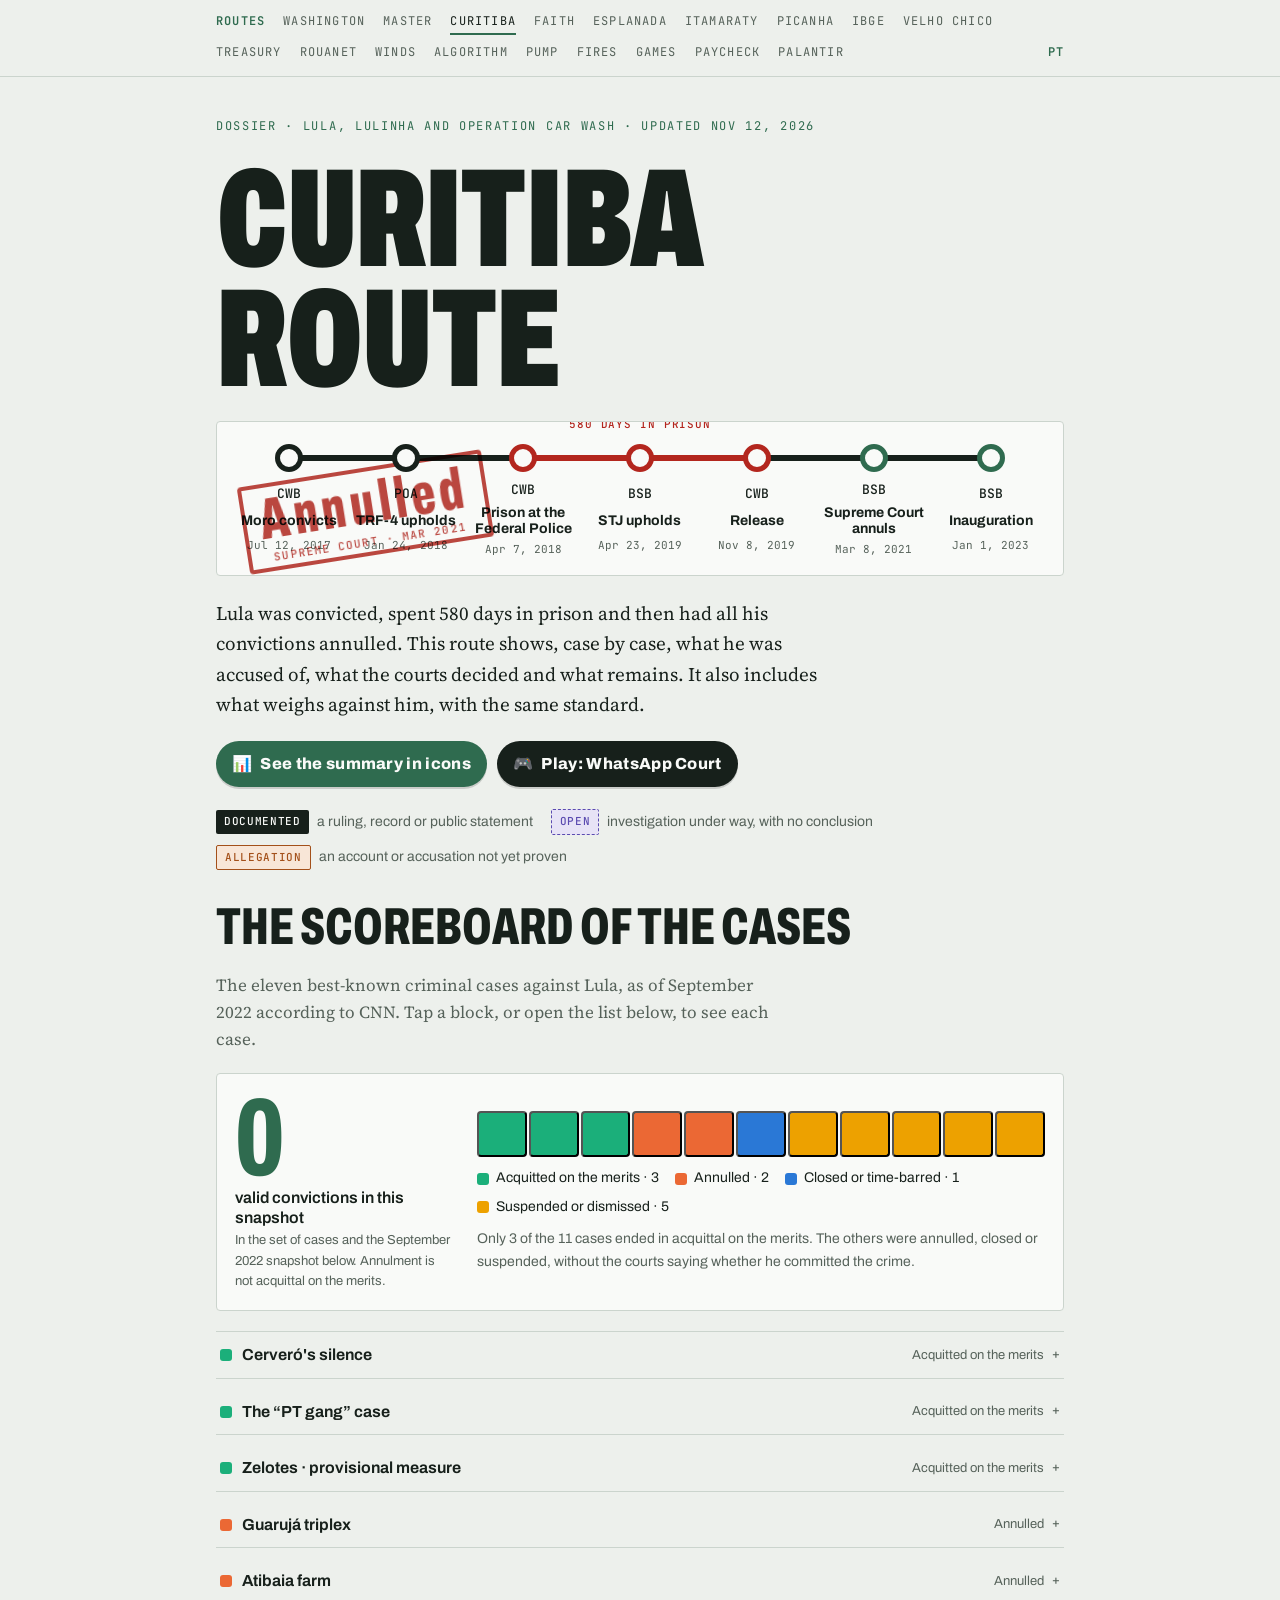
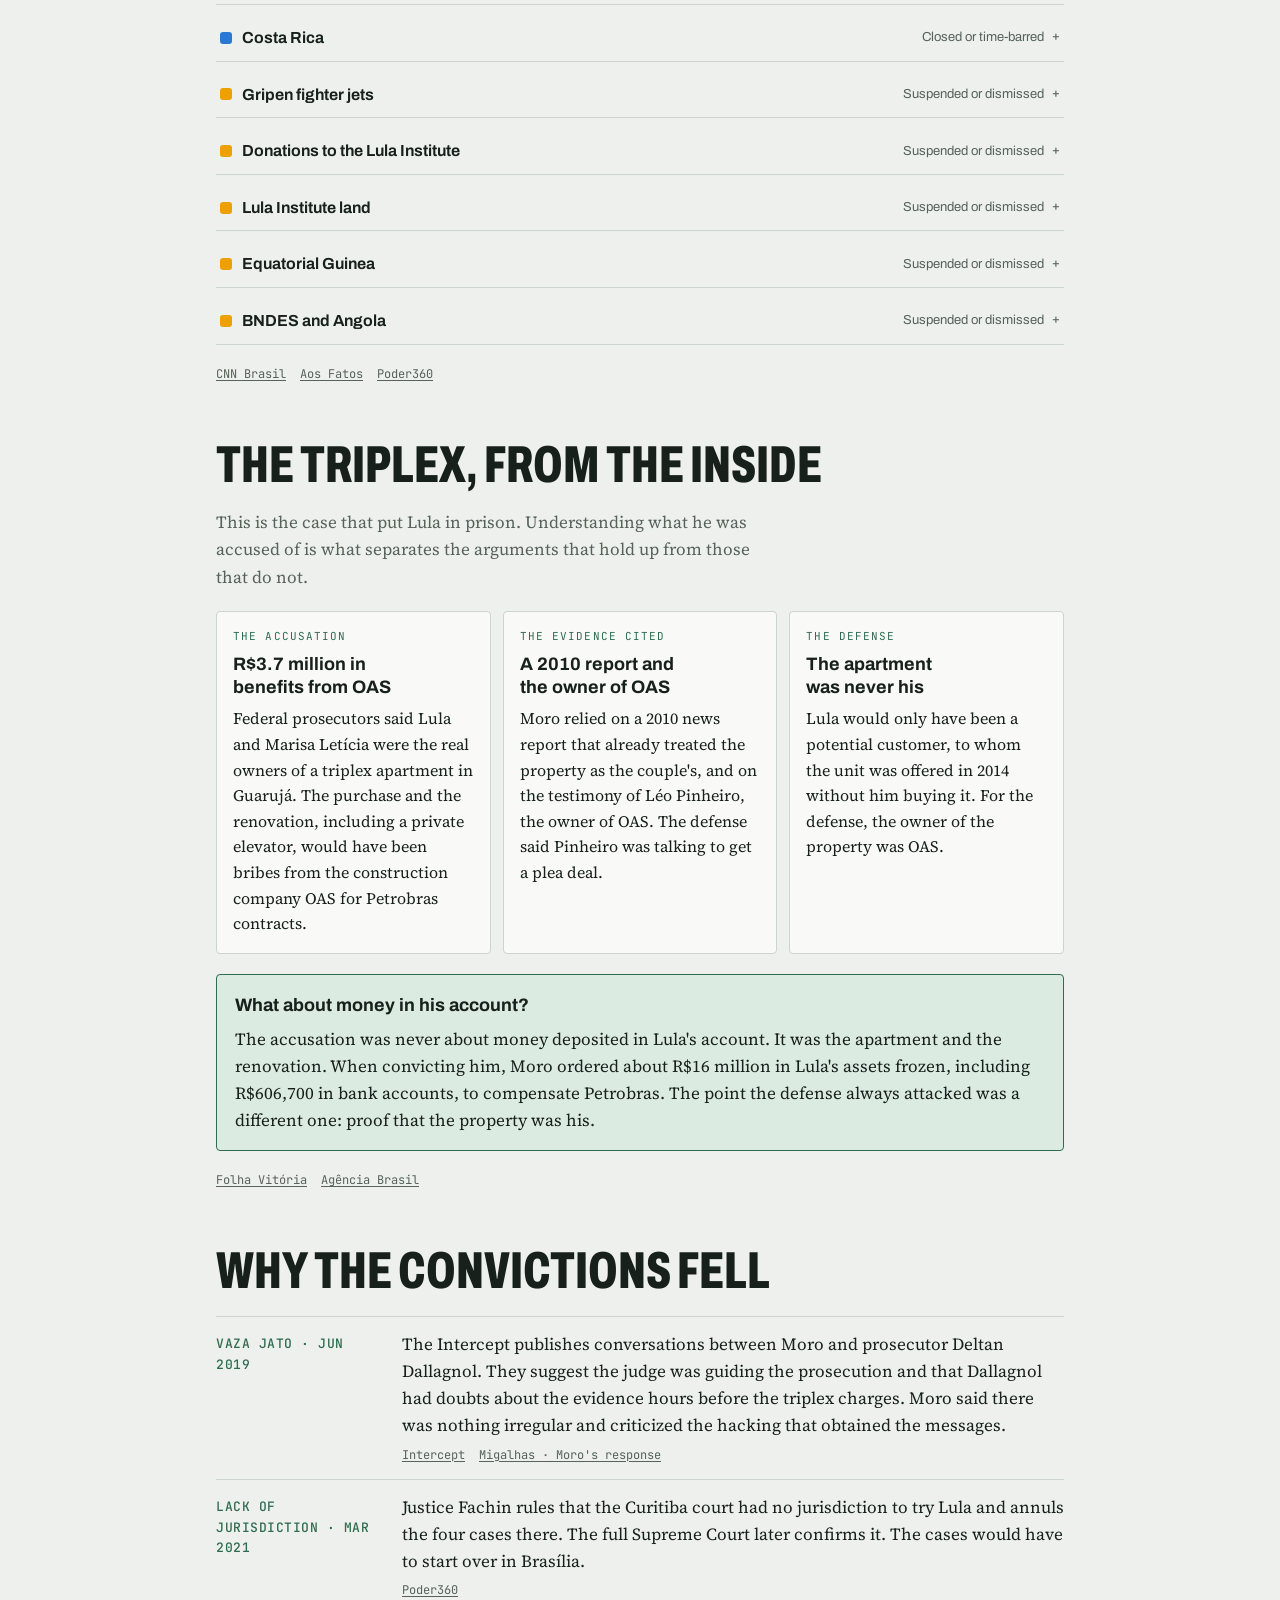
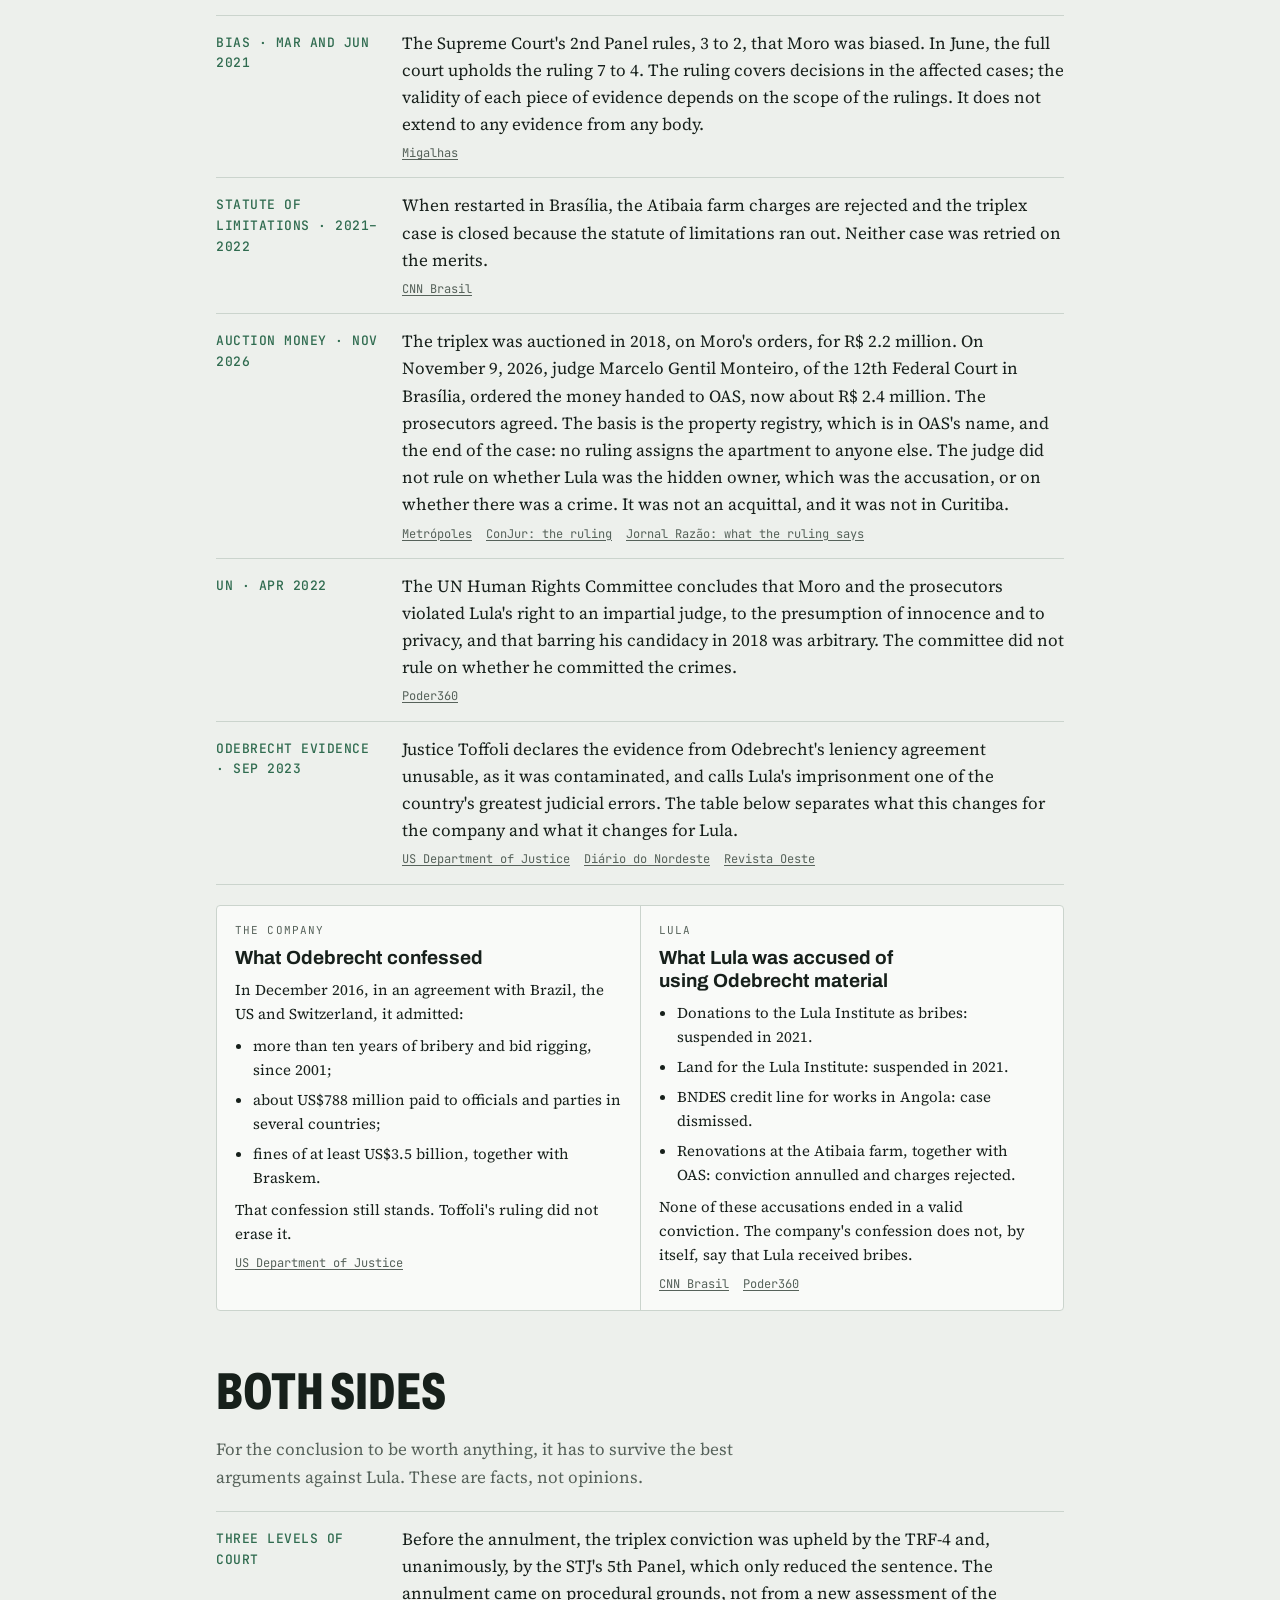
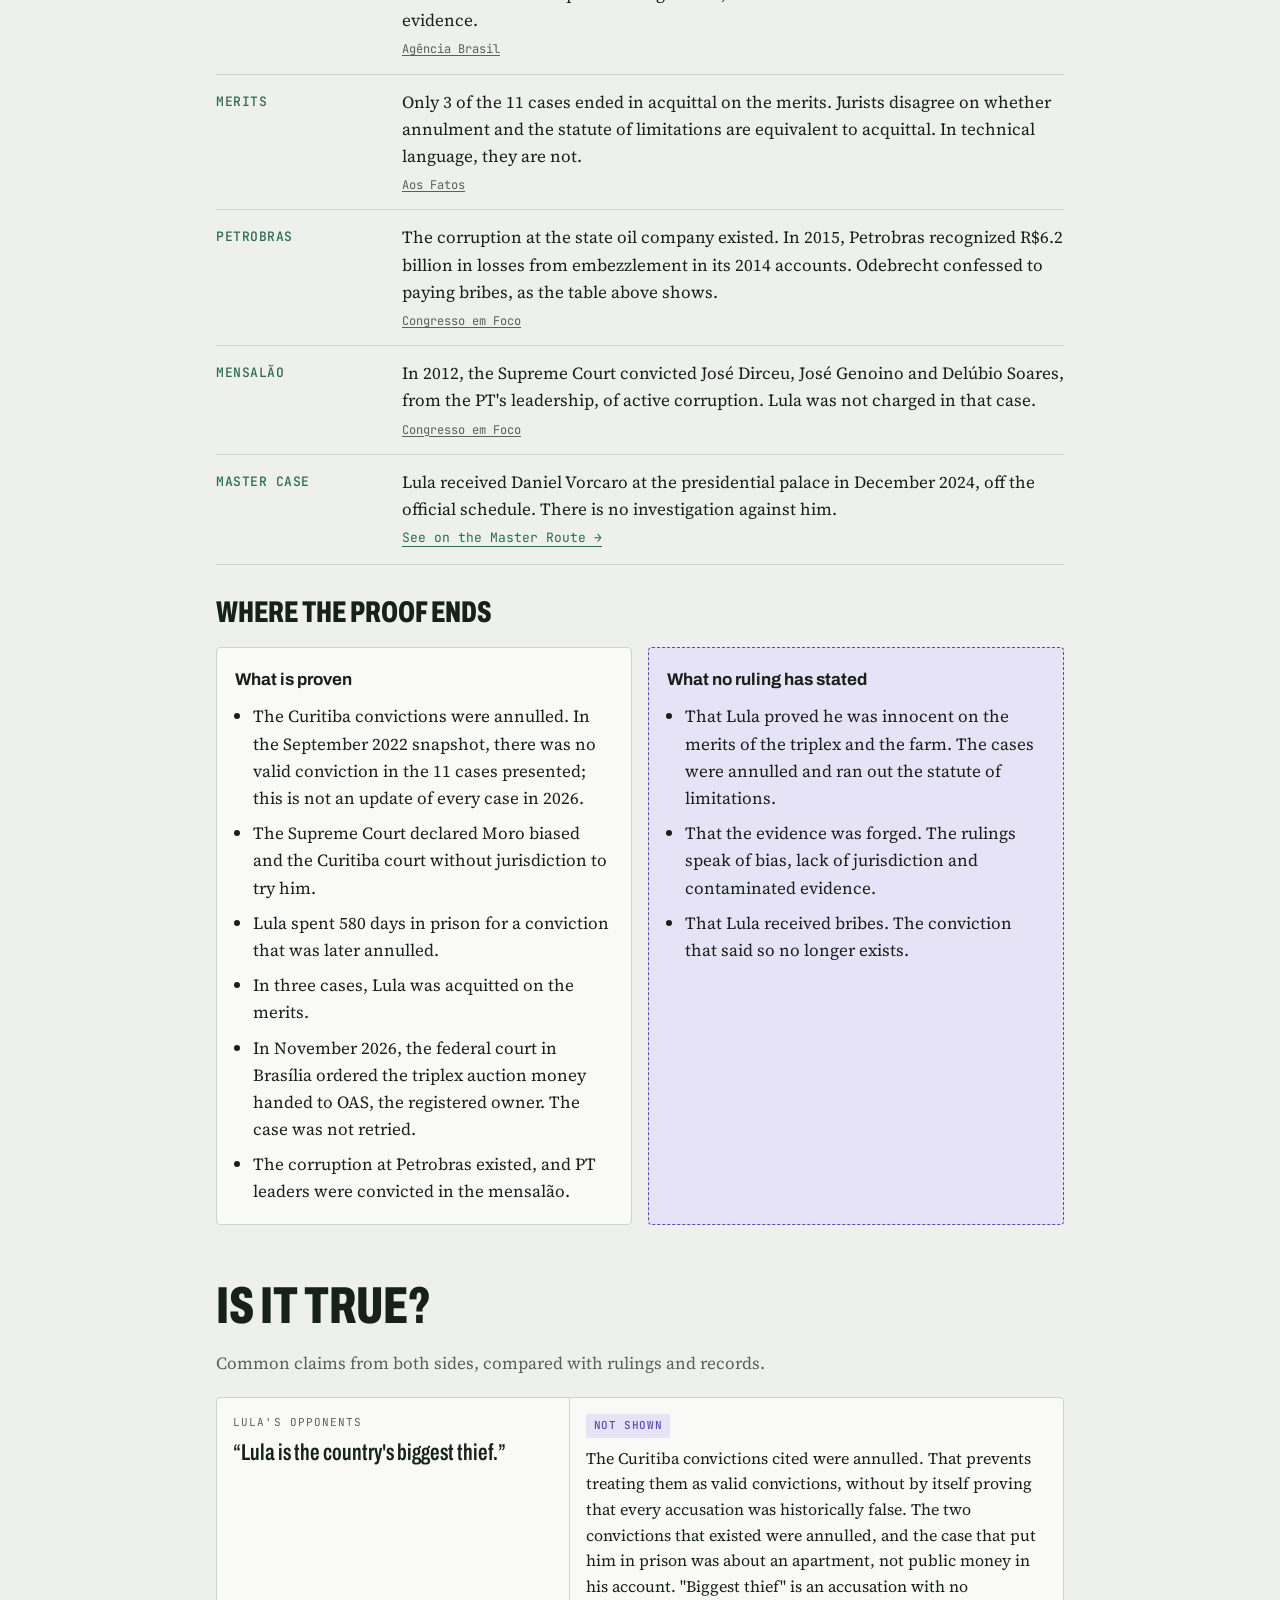
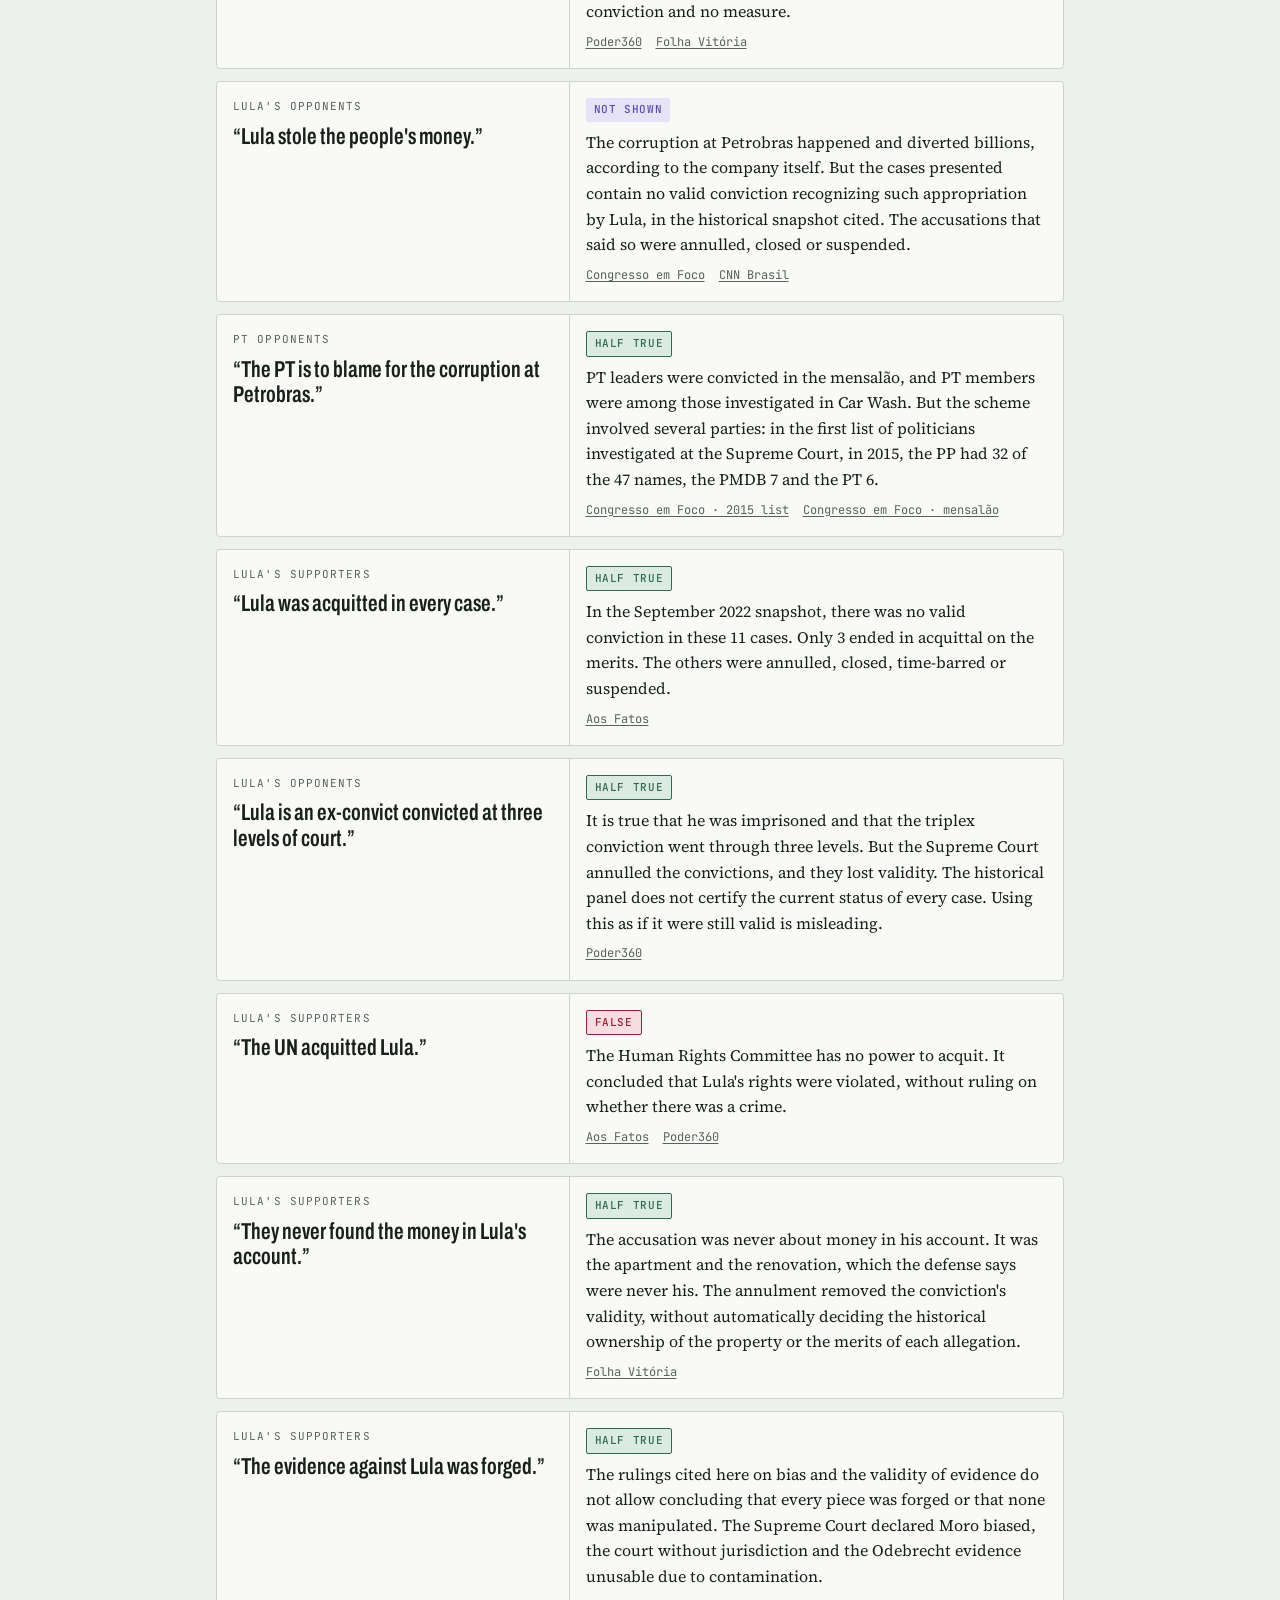
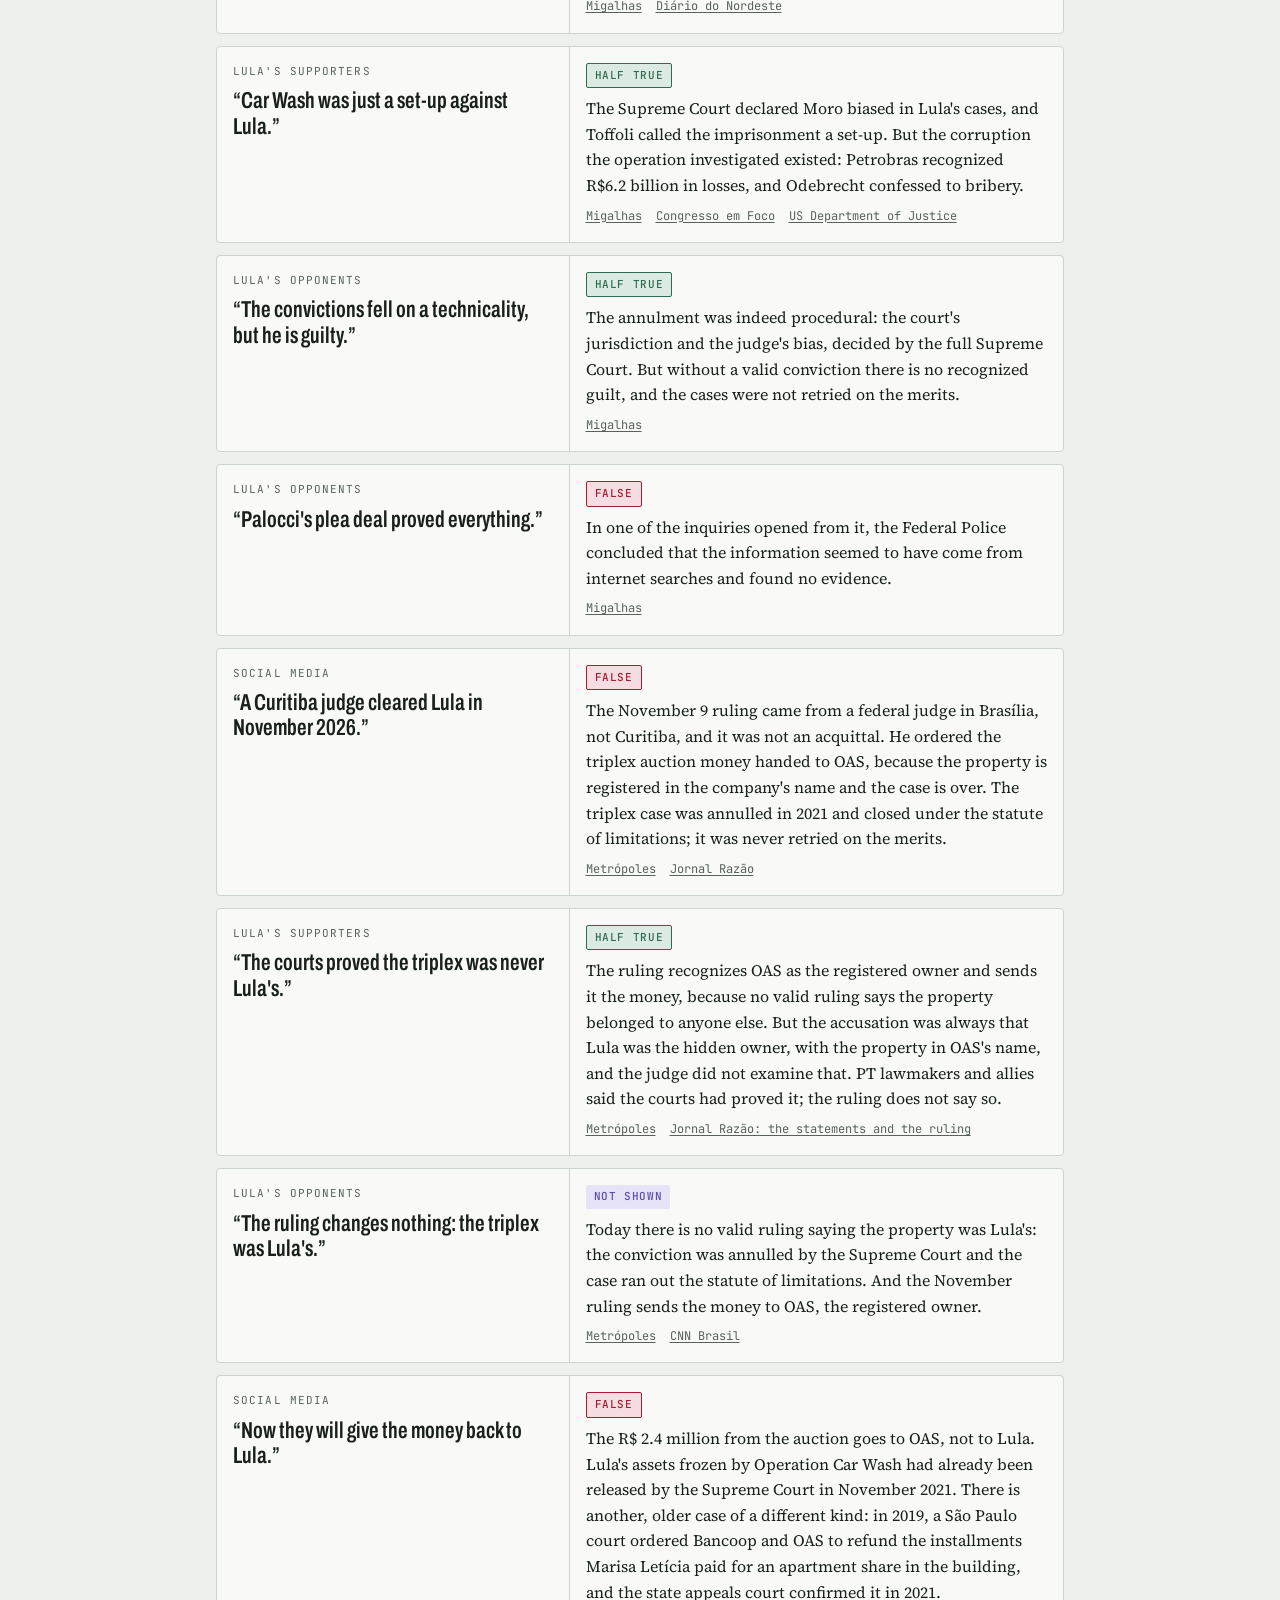
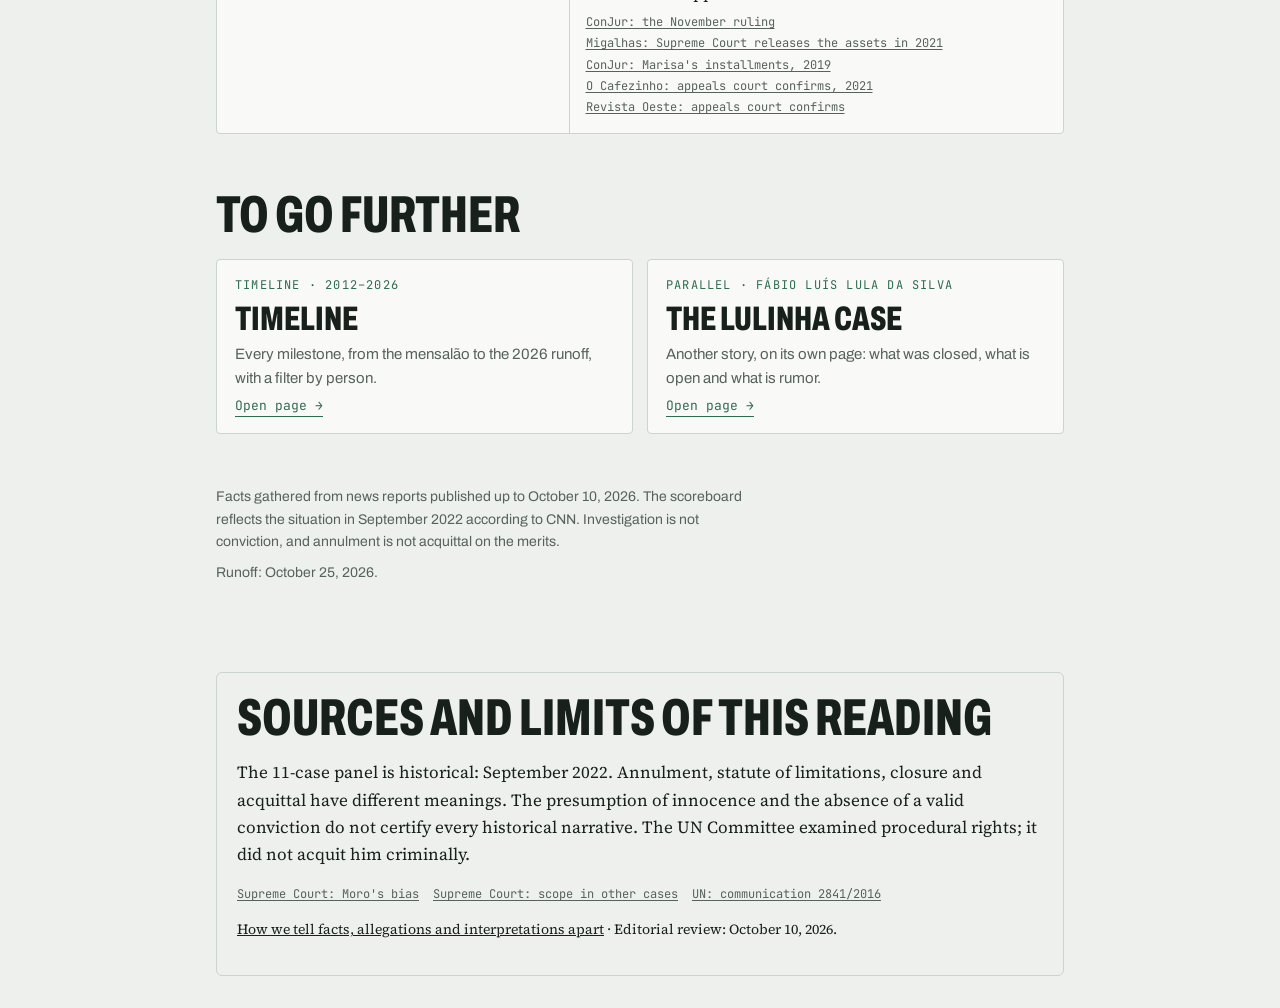
<file: en/index.html>
<!doctype html>
<html lang="en"><head><meta charset="utf-8"><meta name="viewport" content="width=device-width, initial-scale=1, viewport-fit=cover">
<style>:root{color-scheme:light;padding-top:env(safe-area-inset-top,0px);padding-bottom:env(safe-area-inset-bottom,0px)}img{max-width:100%}[hidden]{display:none!important}</style>
<title>Curitiba Route</title>
<meta name="description" content="What Lula and Lulinha were accused of, what the courts decided and what remains, case by case, with sources.">
<link rel="preconnect" href="https://fonts.googleapis.com">
<link rel="stylesheet" href="https://fonts.googleapis.com/css2?family=Archivo:wdth,wght@62..125,400..900&family=Source+Serif+4:opsz,wght@8..60,400;8..60,600&family=JetBrains+Mono:wght@400;500;600&display=swap">
<link rel="stylesheet" href="../estilo.css">
<style>
:root{--c-lula:#c0392b;--c-lulinha:#a35a12;--c-lava:#1f5bb5;--c-stf:#7a2a3d;--c-pt:#56625a}
@media (prefers-color-scheme:dark){:root:not([data-theme="light"]){--c-lula:#f2796c;--c-lulinha:#e0a25a;--c-lava:#78a8f2;--c-stf:#e0899c;--c-pt:#9aa89f}}
:root[data-theme="dark"]{--c-lula:#f2796c;--c-lulinha:#e0a25a;--c-lava:#78a8f2;--c-stf:#e0899c;--c-pt:#9aa89f}

/* hero: the route as a transit line. Horizontal on wide screens, vertical on phones. */
.hero{padding-block:40px 24px;display:grid;gap:22px}
.routebox{position:relative;background:var(--paper);border:1px solid var(--line);border-radius:4px;padding:22px 14px 16px;overflow:hidden}
.metro{list-style:none;margin:0;padding:0;display:grid;grid-template-columns:repeat(7,minmax(0,1fr));gap:0}
.metro li{position:relative;display:grid;justify-items:center;text-align:center;gap:4px;padding-inline:4px}
.metro li::after{content:"";position:absolute;top:11px;left:50%;width:100%;height:6px;background:var(--ink);z-index:0}
.metro li:last-child::after{display:none}
.metro li.jail::after{background:var(--stamp)}
.metro .stn{width:28px;height:28px;border-radius:50%;background:var(--paper);border:5px solid var(--ink);position:relative;z-index:1}
.metro li.jail .stn,.metro li.free .stn{border-color:var(--stamp)}
.metro li.win .stn{border-color:var(--accent)}
.metro .code{font-family:var(--mono);font-size:13px;font-weight:500;margin-top:4px}
.metro .what{font-family:var(--ui);font-weight:700;font-size:14px;line-height:1.15}
.metro .when{font-family:var(--mono);font-size:11px;color:var(--muted)}
.metro .dur{display:none;font-family:var(--mono);font-size:11px;font-weight:500;letter-spacing:.08em;text-transform:uppercase;color:var(--stamp)}
.days{position:absolute;left:calc(100%/7*2.5);width:calc(100%/7*2);top:-6px;text-align:center;font-family:var(--mono);font-size:11px;font-weight:500;letter-spacing:.08em;color:var(--stamp);text-transform:uppercase}
.stamp{position:absolute;left:3%;top:30%;transform:rotate(-9deg);font-family:var(--display);font-stretch:62%;font-weight:800;font-size:clamp(30px,6.5vw,58px);letter-spacing:.08em;color:var(--stamp);border:4px solid var(--stamp);padding:0 14px;border-radius:4px;opacity:.85;pointer-events:none;mix-blend-mode:multiply;animation:stamp .45s 1s cubic-bezier(.2,1.6,.4,1) both;line-height:1.1}
.stamp small{display:block;font-family:var(--mono);font-size:11px;font-weight:500;letter-spacing:.1em;text-align:center;padding-bottom:4px}
@media (prefers-color-scheme:dark){:root:not([data-theme="light"]) .stamp{mix-blend-mode:normal}}
:root[data-theme="dark"] .stamp{mix-blend-mode:normal}
@keyframes stamp{from{transform:rotate(-9deg) scale(1.6)}to{transform:rotate(-9deg) scale(1)}}
@media (max-width:640px){
  .metro{grid-template-columns:1fr;gap:14px}
  .metro li{grid-template-columns:28px 1fr;justify-items:start;text-align:left;column-gap:14px;row-gap:0}
  .metro li .stn{grid-row:1/4}
  .metro li::after{top:28px;left:11px;width:6px;height:calc(100% + 14px - 28px)}
  .metro .code{margin-top:0}
  .days{display:none}
  .metro .dur{display:block;grid-column:2}
  .stamp{left:auto;right:6%;top:10%}
}

/* scoreboard */
.score{display:grid;grid-template-columns:minmax(0,220px) minmax(0,1fr);gap:22px;align-items:center;background:var(--paper);border:1px solid var(--line);border-radius:4px;padding:18px}
.zero{display:grid;gap:2px}
.zero b{font-family:var(--display);font-stretch:66%;font-weight:800;font-size:110px;line-height:.85;color:var(--accent)}
.zero span{font-family:var(--ui);font-weight:600;font-size:16px;line-height:1.25}
.zero small{font-family:var(--ui);color:var(--muted);font-size:13px}
.units{display:grid;gap:10px;min-width:0}
.units .row{display:flex;gap:2px;position:relative}
.unit{flex:1;height:46px;background:var(--o);border-radius:4px;cursor:pointer;outline:none;transition:opacity .2s}
.unit:focus-visible{outline:3px solid var(--ink);outline-offset:2px}
.units .row:hover .unit:not(:hover){opacity:.5}
.ulegend{display:flex;flex-wrap:wrap;gap:6px 16px;font-family:var(--ui);font-size:14px}
.ulegend span{display:inline-flex;align-items:center;gap:7px}
.ulegend i{width:12px;height:12px;border-radius:3px;background:var(--o)}
.utip{font-family:var(--ui);font-size:14px;min-height:42px;color:var(--muted);margin:0}
.utip b{color:var(--ink)}
@media (max-width:640px){.score{grid-template-columns:1fr}.zero b{font-size:90px}}

/* case list (collapsible) */
.case-d{border-bottom:1px solid var(--line)}
.case-d summary{list-style:none;cursor:pointer;display:grid;grid-template-columns:12px minmax(0,1fr) auto;gap:10px;align-items:center;padding:10px 4px;font-family:var(--ui)}
.case-d summary::-webkit-details-marker{display:none}
.case-d summary i{width:12px;height:12px;border-radius:3px;background:var(--o)}
.case-d summary b{font-weight:650;font-size:16px}
.case-d summary span{font-size:13px;color:var(--muted)}
.case-d summary span::after{content:" +";font-family:var(--mono)}
.case-d[open] summary span::after{content:" −"}
.case-d summary:focus-visible{outline:3px solid var(--accent);outline-offset:2px}
.case-d .case{margin-bottom:12px}
.cases{border-top:1px solid var(--line);gap:0}
.sub{font-family:var(--display);font-stretch:66%;font-weight:800;font-size:30px;text-transform:uppercase;margin:12px 0 0;line-height:1}
.par{display:grid;grid-template-columns:repeat(auto-fit,minmax(260px,1fr));gap:14px}

/* case table */
.cases{display:grid;gap:10px}
.case{background:var(--paper);border:1px solid var(--line);border-left:6px solid var(--o);border-radius:4px;display:grid;grid-template-columns:repeat(3,minmax(0,1fr));overflow:hidden}
.case>div{padding:14px 16px;display:grid;gap:6px;align-content:start;min-width:0}
.case>div+div{border-left:1px solid var(--line)}
.case .lab{font-family:var(--mono);font-size:10.5px;letter-spacing:.1em;text-transform:uppercase;color:var(--muted)}
.case h3{margin:0;font-size:18px;line-height:1.2}
.case p{margin:0;font-size:15px;line-height:1.5}
.case .out{display:inline-flex;align-items:center;gap:7px;font-family:var(--ui);font-weight:700;font-size:15px}
.case .out i{width:11px;height:11px;border-radius:3px;background:var(--o)}
@media (max-width:720px){.case{grid-template-columns:1fr}.case>div+div{border-left:0;border-top:1px solid var(--line)}}

/* triplex explainer */
.xp{display:grid;grid-template-columns:repeat(auto-fit,minmax(250px,1fr));gap:12px}
.xp article{background:var(--paper);border:1px solid var(--line);border-radius:4px;padding:16px;display:grid;gap:8px;align-content:start}
.xp .tag{font-family:var(--mono);font-size:11px;letter-spacing:.1em;text-transform:uppercase;color:var(--accent)}
.xp h3{margin:0;font-size:18px;line-height:1.25}
.xp p{margin:0;font-size:16px}
.callout{background:var(--accent-soft);border:1px solid var(--accent);border-radius:4px;padding:16px 18px;display:grid;gap:6px}
.callout h3{margin:0;font-size:18px}
.callout p{margin:0}

/* odebrecht x lula */
.split{display:grid;grid-template-columns:repeat(2,minmax(0,1fr));gap:0;background:var(--paper);border:1px solid var(--line);border-radius:4px;overflow:hidden}
.split>div{padding:16px 18px;display:grid;gap:8px;align-content:start;min-width:0}
.split>div+div{border-left:1px solid var(--line)}
.split .tag{font-family:var(--mono);font-size:11px;letter-spacing:.1em;text-transform:uppercase;color:var(--muted)}
.split h3{margin:0;font-size:19px;line-height:1.2}
.split ul{margin:0;padding-left:18px;display:grid;gap:6px;font-size:15px}
.split p{margin:0;font-size:15px}
@media (max-width:640px){.split{grid-template-columns:1fr}.split>div+div{border-left:0;border-top:1px solid var(--line)}}

/* why it fell */
.steps{display:grid;border-top:1px solid var(--line)}
.steps .row{display:grid;grid-template-columns:170px 1fr;gap:16px;padding-block:14px;border-bottom:1px solid var(--line)}
.steps strong{font-family:var(--mono);font-size:13px;font-weight:500;letter-spacing:.04em;text-transform:uppercase;color:var(--accent);padding-top:3px}
.steps p{margin:0}
.steps .src{margin-top:6px}
@media (max-width:620px){.steps .row{grid-template-columns:1fr;gap:4px}}

/* parallel page + filters */
.par a{text-decoration:none;color:var(--ink);background:var(--paper);border:1px solid var(--line);border-radius:4px;padding:16px 18px;display:grid;gap:6px;transition:border-color .2s,transform .2s}
.par a:hover{border-color:var(--accent);transform:translateY(-2px)}
.par a:focus-visible{outline:3px solid var(--accent);outline-offset:2px}
.par .n{font-family:var(--mono);font-size:12px;letter-spacing:.1em;text-transform:uppercase;color:var(--accent)}
.par strong{font-family:var(--display);font-stretch:66%;font-weight:800;font-size:34px;line-height:1;text-transform:uppercase}
.par .d{font-family:var(--ui);font-size:15px;color:var(--muted)}

/* myths */
.myths{display:grid;gap:12px}
.myth{background:var(--paper);border:1px solid var(--line);border-radius:4px;display:grid;grid-template-columns:minmax(0,1fr) minmax(0,1.4fr);overflow:hidden}
.myth .say{padding:16px;border-right:1px solid var(--line);display:grid;gap:8px;align-content:start}
.myth .say q{font-family:var(--display);font-stretch:66%;font-weight:600;font-size:23px;line-height:1.1;quotes:"“" "”"}
.myth .say small{font-family:var(--mono);font-size:11px;letter-spacing:.1em;text-transform:uppercase;color:var(--muted)}
.myth .is{padding:16px;display:grid;gap:8px;align-content:start}
.myth .is p{margin:0;font-size:16px}
@media (max-width:640px){.myth{grid-template-columns:1fr}.myth .say{border-right:0;border-bottom:1px solid var(--line)}}
</style>
<style>.ev.unproven{background:var(--open-soft);color:var(--open)}</style>
</head><body>


<style>/* barra comum das Rotas */.rotas-bar .rb-lang{margin-left:auto;color:var(--accent);font-weight:600}.rotas-bar{border-bottom:1px solid var(--line);background:var(--bg);font-family:var(--mono);font-size:12px;letter-spacing:.1em;text-transform:uppercase}.rotas-bar>div{max-width:880px;margin:0 auto;padding:10px 16px;display:flex;flex-wrap:wrap;align-items:center;gap:6px 18px}.rotas-bar a{color:var(--muted);text-decoration:none;padding-block:2px;border-bottom:2px solid transparent}.rotas-bar a:hover{color:var(--ink)}.rotas-bar a[aria-current]{color:var(--ink);border-bottom-color:var(--accent)}.rotas-bar .rb-home{color:var(--accent);font-weight:600}.rv-btn{display:inline-flex;align-items:center;gap:8px;justify-self:start;font-family:var(--ui,system-ui);font-weight:800;font-size:16px;letter-spacing:.02em;text-decoration:none;color:var(--paper,#fff);background:var(--accent);padding:10px 16px;border-radius:999px;box-shadow:0 2px 0 rgba(0,0,0,.15)}.rv-btn:hover{filter:brightness(1.08)}.rv-btn:focus-visible{outline:3px solid var(--ink);outline-offset:2px}.rotas-bar a:focus-visible{outline:3px solid var(--accent);outline-offset:2px}</style><style>/* padrão das Rotas: formato detalhado */body{font-size:17px;line-height:1.6}h1{font-family:var(--display);font-stretch:62%;font-weight:900;font-size:clamp(60px,15vw,140px);line-height:.86;text-transform:uppercase;overflow-wrap:anywhere}h2{font-family:var(--display);font-stretch:66%;font-weight:800;font-size:clamp(34px,7vw,52px);line-height:.95;text-transform:uppercase}</style><nav class="rotas-bar" aria-label="Routes"><div><a class="rb-home" href="https://fcarvalhodev.github.io/rotas/en/">Routes</a><a href="https://fcarvalhodev.github.io/rota-washington/en/">Washington</a><a href="https://fcarvalhodev.github.io/rota-master/en/">Master</a><a href="https://fcarvalhodev.github.io/rota-curitiba/en/" aria-current="page">Curitiba</a><a href="https://fcarvalhodev.github.io/rota-da-fe/en/">Faith</a><a href="https://fcarvalhodev.github.io/rota-esplanada/en/">Esplanada</a><a href="https://fcarvalhodev.github.io/rota-itamaraty/en/">Itamaraty</a><a href="https://fcarvalhodev.github.io/rota-da-picanha/en/">Picanha</a><a href="https://fcarvalhodev.github.io/rota-do-ibge/en/">IBGE</a><a href="https://fcarvalhodev.github.io/rota-velho-chico/en/">Velho Chico</a><a href="https://fcarvalhodev.github.io/rota-do-tesouro/en/">Treasury</a><a href="https://fcarvalhodev.github.io/rota-rouanet/en/">Rouanet</a><a href="https://fcarvalhodev.github.io/rota-dos-ventos/en/">Winds</a><a href="https://fcarvalhodev.github.io/rota-do-algoritmo/en/">Algorithm</a><a href="https://fcarvalhodev.github.io/rota-do-posto/en/">Pump</a><a href="https://fcarvalhodev.github.io/rota-das-queimadas/en/">Fires</a><a href="https://fcarvalhodev.github.io/rota-dos-games/en/">Games</a><a href="https://fcarvalhodev.github.io/rota-do-contracheque/en/">Paycheck</a><a href="https://fcarvalhodev.github.io/rota-palantir/en/">Palantir</a><a class="rb-lang" href="../" hreflang="pt-BR" lang="pt-BR">PT</a></div></nav>
<header class="wrap hero">
  <div class="kicker">Dossier · Lula, Lulinha and Operation Car Wash · updated Nov 12, 2026</div>
  <h1>Curitiba<br>Route</h1>
  <div class="routebox" aria-label="Lula's route through Operation Car Wash">
    <span class="days" aria-hidden="true">580 days in prison</span>
    <ol class="metro">
      <li><span class="stn"></span><span class="code">CWB</span><span class="what">Moro convicts</span><span class="when">Jul 12, 2017</span></li>
      <li><span class="stn"></span><span class="code">POA</span><span class="what">TRF-4 upholds</span><span class="when">Jan 24, 2018</span></li>
      <li class="jail"><span class="stn"></span><span class="code">CWB</span><span class="what">Prison at the Federal Police</span><span class="when">Apr 7, 2018</span><span class="dur">580 days in prison</span></li>
      <li class="jail"><span class="stn"></span><span class="code">BSB</span><span class="what">STJ upholds</span><span class="when">Apr 23, 2019</span></li>
      <li class="free"><span class="stn"></span><span class="code">CWB</span><span class="what">Release</span><span class="when">Nov 8, 2019</span></li>
      <li class="win"><span class="stn"></span><span class="code">BSB</span><span class="what">Supreme Court annuls</span><span class="when">Mar 8, 2021</span></li>
      <li class="win"><span class="stn"></span><span class="code">BSB</span><span class="what">Inauguration</span><span class="when">Jan 1, 2023</span></li>
    </ol>
    <div class="stamp" aria-hidden="true">Annulled<small>SUPREME COURT · MAR 2021</small></div>
  </div>
  <p class="lede">Lula was convicted, spent 580 days in prison and then had all his convictions annulled. This route shows, case by case, what he was accused of, what the courts decided and what remains. It also includes what weighs against him, with the same standard.</p>
  <div style="display:flex;flex-wrap:wrap;gap:10px"><a class="rv-btn" href="visual.html"><span aria-hidden="true">📊</span> See the summary in icons</a><a class="rv-btn" href="jogo.html" style="background:var(--ink)"><span aria-hidden="true">🎮</span> Play: WhatsApp Court</a></div>
  <div class="legend">
    <span><b class="ev doc">Documented</b> a ruling, record or public statement</span> <span><b class="ev open">Open</b> investigation under way, with no conclusion</span> <span><b class="ev alleg">Allegation</b> an account or accusation not yet proven</span>
  </div>
</header>

<main class="wrap">
  <section class="sec" aria-labelledby="h-score" style="padding-top:8px">
    <h2 id="h-score">The scoreboard of the cases</h2>
    <p class="sec-intro">The eleven best-known criminal cases against Lula, as of September 2022 according to CNN. Tap a block, or open the list below, to see each case.</p>
    <div class="score">
      <div class="zero"><b class="num">0</b><span>valid convictions in this snapshot</span><small>In the set of cases and the September 2022 snapshot below. Annulment is not acquittal on the merits.</small></div>
      <div class="units">
        <div class="row" id="units" role="list" aria-label="Eleven cases by outcome"></div>
        <div class="ulegend" id="ulegend"></div>
        <p class="utip" id="utip" aria-live="polite">Only 3 of the 11 cases ended in acquittal on the merits. The others were annulled, closed or suspended, without the courts saying whether he committed the crime.</p>
      </div>
    </div>
    <div class="cases" id="cases"></div>
    <div class="src"><a href="https://www.cnnbrasil.com.br/politica/fatos-primeiro-livre-para-disputar-a-eleicao-lula-nao-foi-inocentado-de-todas-as-acusacoes/" target="_blank" rel="noopener">CNN Brasil</a><a href="https://www.aosfatos.org/noticias/o-que-e-falso-e-o-que-e-fato-em-declaracoes-de-lula-sobre-absolvicoes-na-onu-e-na-justica/" target="_blank" rel="noopener">Aos Fatos</a><a href="https://www.poder360.com.br/justica/lula-diz-que-foi-absolvido-mas-segue-com-problemas-na-justica/" target="_blank" rel="noopener">Poder360</a></div>
  </section>


  <section class="sec" aria-labelledby="h-tx">
    <h2 id="h-tx">The triplex, from the inside</h2>
    <p class="sec-intro">This is the case that put Lula in prison. Understanding what he was accused of is what separates the arguments that hold up from those that do not.</p>
    <div class="xp">
      <article><span class="tag">The accusation</span><h3>R$3.7 million in benefits from OAS</h3><p>Federal prosecutors said Lula and Marisa Letícia were the real owners of a triplex apartment in Guarujá. The purchase and the renovation, including a private elevator, would have been bribes from the construction company OAS for Petrobras contracts.</p></article>
      <article><span class="tag">The evidence cited</span><h3>A 2010 report and the owner of OAS</h3><p>Moro relied on a 2010 news report that already treated the property as the couple's, and on the testimony of Léo Pinheiro, the owner of OAS. The defense said Pinheiro was talking to get a plea deal.</p></article>
      <article><span class="tag">The defense</span><h3>The apartment was never his</h3><p>Lula would only have been a potential customer, to whom the unit was offered in 2014 without him buying it. For the defense, the owner of the property was OAS.</p></article>
    </div>
    <div class="callout">
      <h3>What about money in his account?</h3>
      <p>The accusation was never about money deposited in Lula's account. It was the apartment and the renovation. When convicting him, Moro ordered about R$16 million in Lula's assets frozen, including R$606,700 in bank accounts, to compensate Petrobras. The point the defense always attacked was a different one: proof that the property was his.</p>
    </div>
    <div class="src"><a href="https://www.folhavitoria.com.br/politica/entenda-o-caso-triplex-em-que-lula-foi-condenado/" target="_blank" rel="noopener">Folha Vitória</a><a href="https://agenciabrasil.ebc.com.br/justica/noticia/2019-04/maioria-do-stj-decide-reduzir-pena-do-ex-presidente-lula" target="_blank" rel="noopener">Agência Brasil</a></div>
  </section>

  <section class="sec" aria-labelledby="h-fell">
    <h2 id="h-fell">Why the convictions fell</h2>
    <div class="steps">
      <div class="row"><strong>Vaza Jato · Jun 2019</strong><div><p>The Intercept publishes conversations between Moro and prosecutor Deltan Dallagnol. They suggest the judge was guiding the prosecution and that Dallagnol had doubts about the evidence hours before the triplex charges. Moro said there was nothing irregular and criticized the hacking that obtained the messages.</p><div class="src"><a href="https://www.intercept.com.br/?p=286347" target="_blank" rel="noopener">Intercept</a><a href="https://www.migalhas.com.br/Quentes/17,MI304061,91041-Nao+tem+nada+ali+diz+Moro+sobre+vazamento+de+mensagens" target="_blank" rel="noopener">Migalhas · Moro's response</a></div></div></div>
      <div class="row"><strong>Lack of jurisdiction · Mar 2021</strong><div><p>Justice Fachin rules that the Curitiba court had no jurisdiction to try Lula and annuls the four cases there. The full Supreme Court later confirms it. The cases would have to start over in Brasília.</p><div class="src"><a href="https://www.poder360.com.br/governo/da-prisao-ao-planalto-lula-era-preso-ha-exatos-5-anos" target="_blank" rel="noopener">Poder360</a></div></div></div>
      <div class="row"><strong>Bias · Mar and Jun 2021</strong><div><p>The Supreme Court's 2nd Panel rules, 3 to 2, that Moro was biased. In June, the full court upholds the ruling 7 to 4. The ruling covers decisions in the affected cases; the validity of each piece of evidence depends on the scope of the rulings. It does not extend to any evidence from any body.</p><div class="src"><a href="https://www.migalhas.com.br/quentes/347494/stf-moro-foi-parcial-ao-condenar-lula" target="_blank" rel="noopener">Migalhas</a></div></div></div>
      <div class="row"><strong>Statute of limitations · 2021–2022</strong><div><p>When restarted in Brasília, the Atibaia farm charges are rejected and the triplex case is closed because the statute of limitations ran out. Neither case was retried on the merits.</p><div class="src"><a href="https://www.cnnbrasil.com.br/politica/fatos-primeiro-livre-para-disputar-a-eleicao-lula-nao-foi-inocentado-de-todas-as-acusacoes/" target="_blank" rel="noopener">CNN Brasil</a></div></div></div>
      <div class="row"><strong>Auction money · Nov 2026</strong><div><p>The triplex was auctioned in 2018, on Moro's orders, for R$ 2.2 million. On November 9, 2026, judge Marcelo Gentil Monteiro, of the 12th Federal Court in Brasília, ordered the money handed to OAS, now about R$ 2.4 million. The prosecutors agreed. The basis is the property registry, which is in OAS's name, and the end of the case: no ruling assigns the apartment to anyone else. The judge did not rule on whether Lula was the hidden owner, which was the accusation, or on whether there was a crime. It was not an acquittal, and it was not in Curitiba.</p><div class="src"><a href="https://www.metropoles.com/brasil/justica-libera-para-a-oas-valor-da-venda-do-triplex-atribuido-a-lula" target="_blank" rel="noopener">Metrópoles</a><a href="https://conjur.com.br/2026-nov-11/sem-acao-por-triplex-contra-lula-juiz-manda-entregar-r-24-mi-de-leilao-a-oas/" target="_blank" rel="noopener">ConJur: the ruling</a><a href="https://jornalrazao.com/politica/pt-aliados-justica-triplex-nunca-foi-de-lula" target="_blank" rel="noopener">Jornal Razão: what the ruling says</a></div></div></div>
      <div class="row"><strong>UN · Apr 2022</strong><div><p>The UN Human Rights Committee concludes that Moro and the prosecutors violated Lula's right to an impartial judge, to the presumption of innocence and to privacy, and that barring his candidacy in 2018 was arbitrary. The committee did not rule on whether he committed the crimes.</p><div class="src"><a href="https://www.poder360.com.br/justica/onu-conclui-que-moro-foi-parcial-no-julgamento-de-lula/" target="_blank" rel="noopener">Poder360</a></div></div></div>
      <div class="row"><strong>Odebrecht evidence · Sep 2023</strong><div><p>Justice Toffoli declares the evidence from Odebrecht's leniency agreement unusable, as it was contaminated, and calls Lula's imprisonment one of the country's greatest judicial errors. The table below separates what this changes for the company and what it changes for Lula.</p><div class="src"><a href="https://www.justice.gov/opa/pr/odebrecht-and-braskem-plead-guilty-and-agree-pay-least-35-billion-global-penalties-resolve" target="_blank" rel="noopener">US Department of Justice</a><a href="https://diariodonordeste.verdesmares.com.br/pontopoder/toffoli-anula-provas-da-odebrecht-e-diz-que-prisao-de-lula-na-lava-jato-foi-armacao-1.3414327" target="_blank" rel="noopener">Diário do Nordeste</a><a href="https://www.revistaoeste.com/politica/odebrecht-confessou-crimes-que-foram-anulados-por-toffoli/" target="_blank" rel="noopener">Revista Oeste</a></div></div></div>
    </div>
    <div class="split" aria-label="What belongs to Odebrecht and what belongs to Lula">
      <div><span class="tag">The company</span><h3>What Odebrecht confessed</h3>
        <p>In December 2016, in an agreement with Brazil, the US and Switzerland, it admitted:</p>
        <ul><li>more than ten years of bribery and bid rigging, since 2001;</li><li>about US$788 million paid to officials and parties in several countries;</li><li>fines of at least US$3.5 billion, together with Braskem.</li></ul>
        <p>That confession still stands. Toffoli's ruling did not erase it.</p>
        <div class="src"><a href="https://www.justice.gov/opa/pr/odebrecht-and-braskem-plead-guilty-and-agree-pay-least-35-billion-global-penalties-resolve" target="_blank" rel="noopener">US Department of Justice</a></div></div>
      <div><span class="tag">Lula</span><h3>What Lula was accused of using Odebrecht material</h3>
        <ul><li>Donations to the Lula Institute as bribes: suspended in 2021.</li><li>Land for the Lula Institute: suspended in 2021.</li><li>BNDES credit line for works in Angola: case dismissed.</li><li>Renovations at the Atibaia farm, together with OAS: conviction annulled and charges rejected.</li></ul>
        <p>None of these accusations ended in a valid conviction. The company's confession does not, by itself, say that Lula received bribes.</p>
        <div class="src"><a href="https://www.cnnbrasil.com.br/politica/fatos-primeiro-livre-para-disputar-a-eleicao-lula-nao-foi-inocentado-de-todas-as-acusacoes/" target="_blank" rel="noopener">CNN Brasil</a><a href="https://www.poder360.com.br/justica/lula-diz-que-foi-absolvido-mas-segue-com-problemas-na-justica/" target="_blank" rel="noopener">Poder360</a></div></div>
    </div>
  </section>


  <section class="sec" aria-labelledby="h-against">
    <h2 id="h-against">Both sides</h2>
    <p class="sec-intro">For the conclusion to be worth anything, it has to survive the best arguments against Lula. These are facts, not opinions.</p>
    <div class="steps">
      <div class="row"><strong>Three levels of court</strong><div><p>Before the annulment, the triplex conviction was upheld by the TRF-4 and, unanimously, by the STJ's 5th Panel, which only reduced the sentence. The annulment came on procedural grounds, not from a new assessment of the evidence.</p><div class="src"><a href="https://agenciabrasil.ebc.com.br/justica/noticia/2019-04/maioria-do-stj-decide-reduzir-pena-do-ex-presidente-lula" target="_blank" rel="noopener">Agência Brasil</a></div></div></div>
      <div class="row"><strong>Merits</strong><div><p>Only 3 of the 11 cases ended in acquittal on the merits. Jurists disagree on whether annulment and the statute of limitations are equivalent to acquittal. In technical language, they are not.</p><div class="src"><a href="https://www.aosfatos.org/noticias/o-que-e-falso-e-o-que-e-fato-em-declaracoes-de-lula-sobre-absolvicoes-na-onu-e-na-justica/" target="_blank" rel="noopener">Aos Fatos</a></div></div></div>
      <div class="row"><strong>Petrobras</strong><div><p>The corruption at the state oil company existed. In 2015, Petrobras recognized R$6.2 billion in losses from embezzlement in its 2014 accounts. Odebrecht confessed to paying bribes, as the table above shows.</p><div class="src"><a href="https://www.congressoemfoco.com.br/noticias/petrobras-perde-r-62-bilhoes-com-corrupcao/" target="_blank" rel="noopener">Congresso em Foco</a></div></div></div>
      <div class="row"><strong>Mensalão</strong><div><p>In 2012, the Supreme Court convicted José Dirceu, José Genoino and Delúbio Soares, from the PT's leadership, of active corruption. Lula was not charged in that case.</p><div class="src"><a href="https://www.congressoemfoco.com.br/noticia/67766/stf-dirceu-genoino-e-delubio-condenados-por-corrupcao" target="_blank" rel="noopener">Congresso em Foco</a></div></div></div>
      <div class="row"><strong>Master case</strong><div><p>Lula received Daniel Vorcaro at the presidential palace in December 2024, off the official schedule. There is no investigation against him.</p><a class="more" href="https://fcarvalhodev.github.io/rota-master/en/">See on the Master Route →</a></div></div>
    </div>
    <h3 class="sub">Where the proof ends</h3>
    <div class="verdict">
      <div class="col yes">
        <h3>What is proven</h3>
        <ul>
          <li>The Curitiba convictions were annulled. In the September 2022 snapshot, there was no valid conviction in the 11 cases presented; this is not an update of every case in 2026.</li>
          <li>The Supreme Court declared Moro biased and the Curitiba court without jurisdiction to try him.</li>
          <li>Lula spent 580 days in prison for a conviction that was later annulled.</li>
          <li>In three cases, Lula was acquitted on the merits.</li>
          <li>In November 2026, the federal court in Brasília ordered the triplex auction money handed to OAS, the registered owner. The case was not retried.</li>
          <li>The corruption at Petrobras existed, and PT leaders were convicted in the mensalão.</li>
        </ul>
      </div>
      <div class="col not">
        <h3>What no ruling has stated</h3>
        <ul>
          <li>That Lula proved he was innocent on the merits of the triplex and the farm. The cases were annulled and ran out the statute of limitations.</li>
          <li>That the evidence was forged. The rulings speak of bias, lack of jurisdiction and contaminated evidence.</li>
          <li>That Lula received bribes. The conviction that said so no longer exists.</li>
        </ul>
      </div>
    </div>
  </section>

  <section class="sec" aria-labelledby="h-myth">
    <h2 id="h-myth">Is it true?</h2>
    <p class="sec-intro">Common claims from both sides, compared with rulings and records.</p>
    <div class="myths" id="myths"></div>
  </section>

  <section class="sec" aria-labelledby="h-more">
    <h2 id="h-more">To go further</h2>
    <div class="par">
      <a href="linha-do-tempo.html"><span class="n">Timeline · 2012–2026</span><strong>Timeline</strong><span class="d">Every milestone, from the mensalão to the 2026 runoff, with a filter by person.</span><span class="more">Open page →</span></a> <a href="lulinha.html"><span class="n">Parallel · Fábio Luís Lula da Silva</span><strong>The Lulinha case</strong><span class="d">Another story, on its own page: what was closed, what is open and what is rumor.</span><span class="more">Open page →</span></a>
    </div>
  </section>

  <footer>
    <p>Facts gathered from news reports published up to October 10, 2026. The scoreboard reflects the situation in September 2022 according to CNN. Investigation is not conviction, and annulment is not acquittal on the merits.</p>
    <p>Runoff: October 25, 2026.</p>
  </footer>

<section id="fontes-revisao" aria-labelledby="h-fontes-revisao" style="margin-block:32px;padding:20px;border:1px solid var(--line);border-radius:6px">
<h2 id="h-fontes-revisao">Sources and limits of this reading</h2>
<p>The 11-case panel is historical: September 2022. Annulment, statute of limitations, closure and acquittal have different meanings. The presumption of innocence and the absence of a valid conviction do not certify every historical narrative. The UN Committee examined procedural rights; it did not acquit him criminally.</p>
<div class="src"><a href="https://portal.stf.jus.br/noticias/verNoticiaDetalhe.asp?idConteudo=462854&ori=1" target="_blank" rel="noopener">Supreme Court: Moro's bias</a><a href="https://noticias.stf.jus.br/postsnoticias/ministro-gilmar-mendes-estende-suspeicao-de-moro-em-relacao-a-lula-a-mais-duas-acoes-penais/" target="_blank" rel="noopener">Supreme Court: scope in other cases</a><a href="https://juris.ohchr.org/casedetails/3115/en-Us" target="_blank" rel="noopener">UN: communication 2841/2016</a></div>
<p style="font-size:14px"><a href="https://fcarvalhodev.github.io/rotas/en/metodologia.html">How we tell facts, allegations and interpretations apart</a> · Editorial review: October 10, 2026.</p>
</section>
</main>

<script>
const esc=s=>s.replace(/&/g,"&amp;").replace(/</g,"&lt;");
const O={merito:["Acquitted on the merits","var(--o-merito)"],anulado:["Annulled","var(--o-anulado)"],arquivado:["Closed or time-barred","var(--o-arquivado)"],suspenso:["Suspended or dismissed","var(--o-suspenso)"]};
const C=[
 {o:"anulado",t:"Guarujá triplex",a:"Passive corruption and money laundering. R$3.7 million in benefits from OAS, in the apartment and its renovation.",d:"Moro convicted in 2017. The TRF-4 increased the sentence and the STJ reduced it, upholding the conviction. The Supreme Court annulled it in 2021.",f:"Restarted in Brasília, it was closed under the statute of limitations in January 2022."},
 {o:"anulado",t:"Atibaia farm",a:"Corruption and money laundering. Renovations paid for by construction companies at a country house the family used.",d:"Judge Gabriela Hardt convicted in February 2019, with 12 years and 11 months. The TRF-4 increased it to 17 years. The Supreme Court annulled it in 2021.",f:"In August 2021, the Federal District court rejected the new charges because of the statute of limitations and lack of evidence."},
 {o:"merito",t:"Cerveró's silence",a:"Obstruction of justice. Alleged purchase of the silence of a former Petrobras director.",d:"All defendants were acquitted in 2018 for insufficient evidence.",f:"Acquittal on the merits."},
 {o:"merito",t:"The “PT gang” case",a:"Criminal organization to embezzle money from state companies.",d:"The Federal Court in the Federal District summarily acquitted on December 4, 2019.",f:"Acquittal on the merits: the facts described were not a crime."},
 {o:"merito",t:"Zelotes · provisional measure",a:"Passive corruption in issuing a provisional measure.",d:"Acquittal for lack of evidence.",f:"Acquittal on the merits."},
 {o:"arquivado",t:"Costa Rica",a:"Influence peddling.",d:"The 9th Federal Court of São Paulo closed it for lack of evidence and the statute of limitations.",f:"Arquivado."},
 {o:"suspenso",t:"Gripen fighter jets",a:"Influence peddling, money laundering and criminal organization in the purchase of 36 Swedish fighter jets.",d:"Justice Lewandowski suspended the case in March 2022.",f:"Suspenso."},
 {o:"suspenso",t:"Donations to the Lula Institute",a:"Odebrecht donations as bribes.",d:"Justice Lewandowski suspended it in 2021. The Odebrecht evidence was annulled in 2023.",f:"Suspenso."},
 {o:"suspenso",t:"Lula Institute land",a:"Purchase of land by Odebrecht for the institute.",d:"Justice Lewandowski suspended it in 2021 and the 2nd Panel confirmed it in 2022.",f:"Suspenso."},
 {o:"suspenso",t:"Equatorial Guinea",a:"Laundering of R$1 million.",d:"The TRF-3's 5th Panel dismissed the case in July 2021.",f:"Trancado."},
 {o:"suspenso",t:"BNDES and Angola",a:"Influence peddling in a credit line for Odebrecht works in Angola.",d:"The 10th Federal Court of the Federal District dismissed the case.",f:"Trancado."}
];
/* scoreboard units, grouped by outcome */
const order=["merito","anulado","arquivado","suspenso"];
const sorted=[...C].sort((x,y)=>order.indexOf(x.o)-order.indexOf(y.o));
const units=document.getElementById("units"),utip=document.getElementById("utip"),base=utip.innerHTML;
sorted.forEach(c=>{const u=document.createElement("button");u.type="button";u.className="unit";u.style.setProperty("--o",O[c.o][1]);u.setAttribute("role","listitem");u.setAttribute("aria-label",`${c.t}: ${O[c.o][0]}`);
  const show=()=>utip.innerHTML=`<b>${esc(c.t)}</b> · ${O[c.o][0]}. ${esc(c.f)}`;
  u.addEventListener("mouseenter",show);u.addEventListener("focus",show);u.addEventListener("click",show);
  u.addEventListener("mouseleave",()=>utip.innerHTML=base);units.appendChild(u)});
document.getElementById("ulegend").innerHTML=order.map(k=>`<span style="--o:${O[k][1]}"><i></i>${O[k][0]} · ${C.filter(c=>c.o===k).length}</span>`).join("");
document.getElementById("cases").innerHTML=sorted.map((c,i)=>`<details class="case-d" id="caso-${i}" style="--o:${O[c.o][1]}"><summary><i></i><b>${esc(c.t)}</b><span>${O[c.o][0]}</span></summary><div class="case"><div><span class="lab">What he was accused of</span><p>${esc(c.a)}</p></div><div><span class="lab">What the courts decided</span><p>${esc(c.d)}</p></div><div><span class="lab">What remains</span><span class="out"><i></i>${O[c.o][0]}</span><p>${esc(c.f)}</p></div></div></details>`).join("");
units.querySelectorAll(".unit").forEach((u,i)=>u.addEventListener("click",()=>{const d=document.getElementById("caso-"+i);d.open=true;d.scrollIntoView({behavior:matchMedia("(prefers-reduced-motion:reduce)").matches?"auto":"smooth",block:"center"})}));


/* myths */
const M=[
 ["Lula is the country's biggest thief.","Lula's opponents","unproven","The Curitiba convictions cited were annulled. That prevents treating them as valid convictions, without by itself proving that every accusation was historically false. The two convictions that existed were annulled, and the case that put him in prison was about an apartment, not public money in his account. \"Biggest thief\" is an accusation with no conviction and no measure.",[["Poder360","https://www.poder360.com.br/governo/da-prisao-ao-planalto-lula-era-preso-ha-exatos-5-anos"],["Folha Vitória","https://www.folhavitoria.com.br/politica/entenda-o-caso-triplex-em-que-lula-foi-condenado/"]]],
 ["Lula stole the people's money.","Lula's opponents","unproven","The corruption at Petrobras happened and diverted billions, according to the company itself. But the cases presented contain no valid conviction recognizing such appropriation by Lula, in the historical snapshot cited. The accusations that said so were annulled, closed or suspended.",[["Congresso em Foco","https://www.congressoemfoco.com.br/noticias/petrobras-perde-r-62-bilhoes-com-corrupcao/"],["CNN Brasil","https://www.cnnbrasil.com.br/politica/fatos-primeiro-livre-para-disputar-a-eleicao-lula-nao-foi-inocentado-de-todas-as-acusacoes/"]]],
 ["The PT is to blame for the corruption at Petrobras.","PT opponents","part","PT leaders were convicted in the mensalão, and PT members were among those investigated in Car Wash. But the scheme involved several parties: in the first list of politicians investigated at the Supreme Court, in 2015, the PP had 32 of the 47 names, the PMDB 7 and the PT 6.",[["Congresso em Foco · 2015 list","https://www.congressoemfoco.com.br/noticia/48544/quase-metade-do-pp-sera-investigado-veja-a-distribuicao-por-partido"],["Congresso em Foco · mensalão","https://www.congressoemfoco.com.br/noticia/67766/stf-dirceu-genoino-e-delubio-condenados-por-corrupcao"]]],
 ["Lula was acquitted in every case.","Lula's supporters","part","In the September 2022 snapshot, there was no valid conviction in these 11 cases. Only 3 ended in acquittal on the merits. The others were annulled, closed, time-barred or suspended.",[["Aos Fatos","https://www.aosfatos.org/noticias/o-que-e-falso-e-o-que-e-fato-em-declaracoes-de-lula-sobre-absolvicoes-na-onu-e-na-justica/"]]],
 ["Lula is an ex-convict convicted at three levels of court.","Lula's opponents","part","It is true that he was imprisoned and that the triplex conviction went through three levels. But the Supreme Court annulled the convictions, and they lost validity. The historical panel does not certify the current status of every case. Using this as if it were still valid is misleading.",[["Poder360","https://www.poder360.com.br/governo/da-prisao-ao-planalto-lula-era-preso-ha-exatos-5-anos"]]],
 ["The UN acquitted Lula.","Lula's supporters","no","The Human Rights Committee has no power to acquit. It concluded that Lula's rights were violated, without ruling on whether there was a crime.",[["Aos Fatos","https://www.aosfatos.org/noticias/o-que-e-falso-e-o-que-e-fato-em-declaracoes-de-lula-sobre-absolvicoes-na-onu-e-na-justica/"],["Poder360","https://www.poder360.com.br/justica/onu-conclui-que-moro-foi-parcial-no-julgamento-de-lula/"]]],
 ["They never found the money in Lula's account.","Lula's supporters","part","The accusation was never about money in his account. It was the apartment and the renovation, which the defense says were never his. The annulment removed the conviction's validity, without automatically deciding the historical ownership of the property or the merits of each allegation.",[["Folha Vitória","https://www.folhavitoria.com.br/politica/entenda-o-caso-triplex-em-que-lula-foi-condenado/"]]],
 ["The evidence against Lula was forged.","Lula's supporters","part","The rulings cited here on bias and the validity of evidence do not allow concluding that every piece was forged or that none was manipulated. The Supreme Court declared Moro biased, the court without jurisdiction and the Odebrecht evidence unusable due to contamination.",[["Migalhas","https://www.migalhas.com.br/quentes/347494/stf-moro-foi-parcial-ao-condenar-lula"],["Diário do Nordeste","https://diariodonordeste.verdesmares.com.br/pontopoder/toffoli-anula-provas-da-odebrecht-e-diz-que-prisao-de-lula-na-lava-jato-foi-armacao-1.3414327"]]],
 ["Car Wash was just a set-up against Lula.","Lula's supporters","part","The Supreme Court declared Moro biased in Lula's cases, and Toffoli called the imprisonment a set-up. But the corruption the operation investigated existed: Petrobras recognized R$6.2 billion in losses, and Odebrecht confessed to bribery.",[["Migalhas","https://www.migalhas.com.br/quentes/347494/stf-moro-foi-parcial-ao-condenar-lula"],["Congresso em Foco","https://www.congressoemfoco.com.br/noticias/petrobras-perde-r-62-bilhoes-com-corrupcao/"],["US Department of Justice","https://www.justice.gov/opa/pr/odebrecht-and-braskem-plead-guilty-and-agree-pay-least-35-billion-global-penalties-resolve"]]],
 ["The convictions fell on a technicality, but he is guilty.","Lula's opponents","part","The annulment was indeed procedural: the court's jurisdiction and the judge's bias, decided by the full Supreme Court. But without a valid conviction there is no recognized guilt, and the cases were not retried on the merits.",[["Migalhas","https://www.migalhas.com.br/quentes/347494/stf-moro-foi-parcial-ao-condenar-lula"]]],
 ["Palocci's plea deal proved everything.","Lula's opponents","no","In one of the inquiries opened from it, the Federal Police concluded that the information seemed to have come from internet searches and found no evidence.",[["Migalhas","https://www.migalhas.com.br/quentes/332077/em-mais-um-caso-pf-conclui-que-delacao-de-palocci-foi-invencao"]]],
 ["A Curitiba judge cleared Lula in November 2026.","Social media","no","The November 9 ruling came from a federal judge in Brasília, not Curitiba, and it was not an acquittal. He ordered the triplex auction money handed to OAS, because the property is registered in the company's name and the case is over. The triplex case was annulled in 2021 and closed under the statute of limitations; it was never retried on the merits.",[["Metrópoles","https://www.metropoles.com/brasil/justica-libera-para-a-oas-valor-da-venda-do-triplex-atribuido-a-lula"],["Jornal Razão","https://jornalrazao.com/politica/pt-aliados-justica-triplex-nunca-foi-de-lula"]]],
 ["The courts proved the triplex was never Lula's.","Lula's supporters","part","The ruling recognizes OAS as the registered owner and sends it the money, because no valid ruling says the property belonged to anyone else. But the accusation was always that Lula was the hidden owner, with the property in OAS's name, and the judge did not examine that. PT lawmakers and allies said the courts had proved it; the ruling does not say so.",[["Metrópoles","https://www.metropoles.com/brasil/justica-libera-para-a-oas-valor-da-venda-do-triplex-atribuido-a-lula"],["Jornal Razão: the statements and the ruling","https://jornalrazao.com/politica/pt-aliados-justica-triplex-nunca-foi-de-lula"]]],
 ["The ruling changes nothing: the triplex was Lula's.","Lula's opponents","unproven","Today there is no valid ruling saying the property was Lula's: the conviction was annulled by the Supreme Court and the case ran out the statute of limitations. And the November ruling sends the money to OAS, the registered owner.",[["Metrópoles","https://www.metropoles.com/brasil/justica-libera-para-a-oas-valor-da-venda-do-triplex-atribuido-a-lula"],["CNN Brasil","https://www.cnnbrasil.com.br/politica/fatos-primeiro-livre-para-disputar-a-eleicao-lula-nao-foi-inocentado-de-todas-as-acusacoes/"]]],
 ["Now they will give the money back to Lula.","Social media","no","The R$ 2.4 million from the auction goes to OAS, not to Lula. Lula's assets frozen by Operation Car Wash had already been released by the Supreme Court in November 2021. There is another, older case of a different kind: in 2019, a São Paulo court ordered Bancoop and OAS to refund the installments Marisa Letícia paid for an apartment share in the building, and the state appeals court confirmed it in 2021.",[["ConJur: the November ruling","https://conjur.com.br/2026-nov-11/sem-acao-por-triplex-contra-lula-juiz-manda-entregar-r-24-mi-de-leilao-a-oas/"],["Migalhas: Supreme Court releases the assets in 2021","https://www.migalhas.com.br/quentes/355669/2-turma-do-stf-derruba-bloqueio-de-bens-de-lula"],["ConJur: Marisa's installments, 2019","https://www.conjur.com.br/2019-abr-25/justica-determina-devolucao-parcelas-pagas-marisa-triplex/"],["O Cafezinho: appeals court confirms, 2021","https://www.ocafezinho.com/2021/03/27/marisa-desistiu-de-comprar-triplex-e-valor-deve-ser-integralmente-devolvido-diz-tj-sp/amp/?p=122306"],["Revista Oeste: appeals court confirms","https://www.revistaoeste.com/brasil/tj-de-sp-reconhece-que-marisa-leticia-desistiu-de-triplex-e-ordena-devolucao-de-valores-pagos/"]]]
];
const ML={unproven:"Not shown",no:"False",part:"Half true",doc:"True",open:"Open"};
document.getElementById("myths").innerHTML=M.map(m=>`<article class="myth"><div class="say"><small>${m[1]}</small><q>${esc(m[0])}</q></div><div class="is"><span class="ev ${m[2]}" style="justify-self:start">${ML[m[2]]}</span><p>${esc(m[3])}</p><div class="src">${m[4].map(s=>`<a href="${s[1]}" target="_blank" rel="noopener">${s[0]}</a>`).join("")}</div></div></article>`).join("");
</script>

</body></html>
</file>
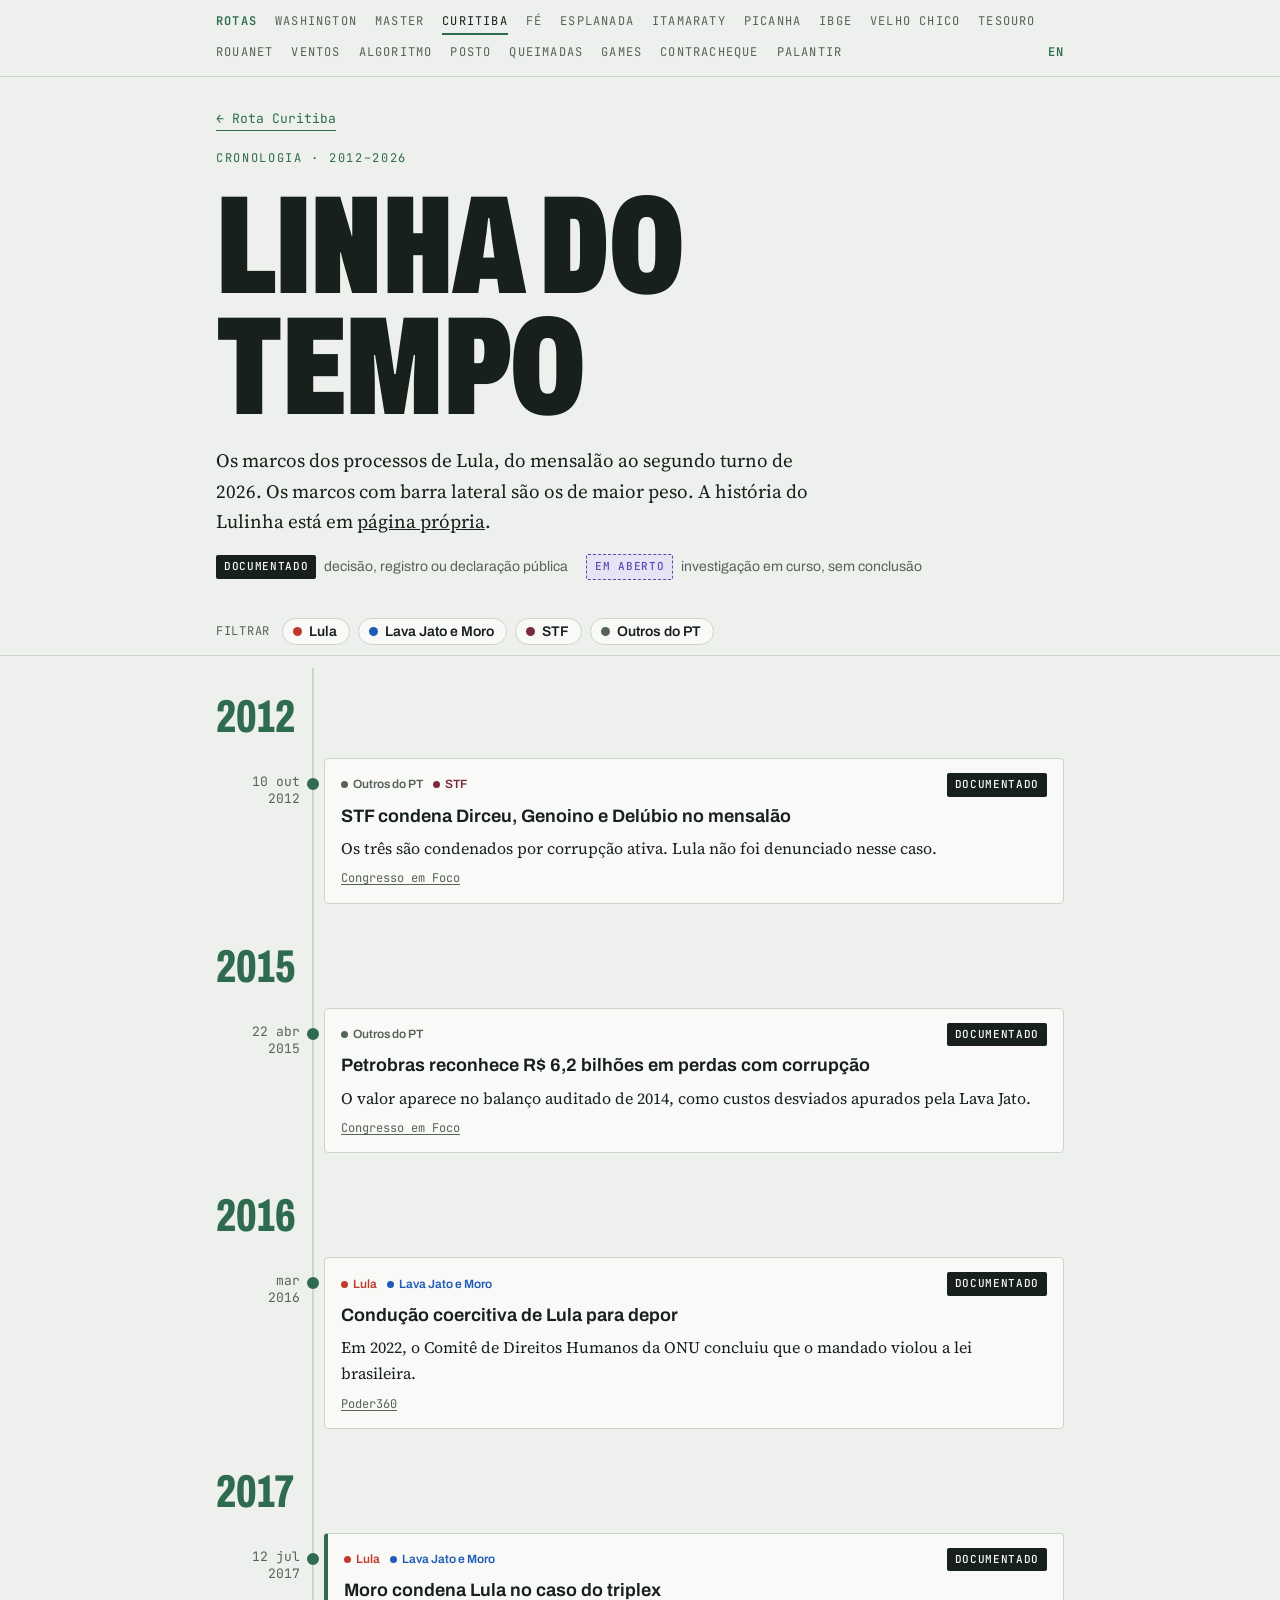
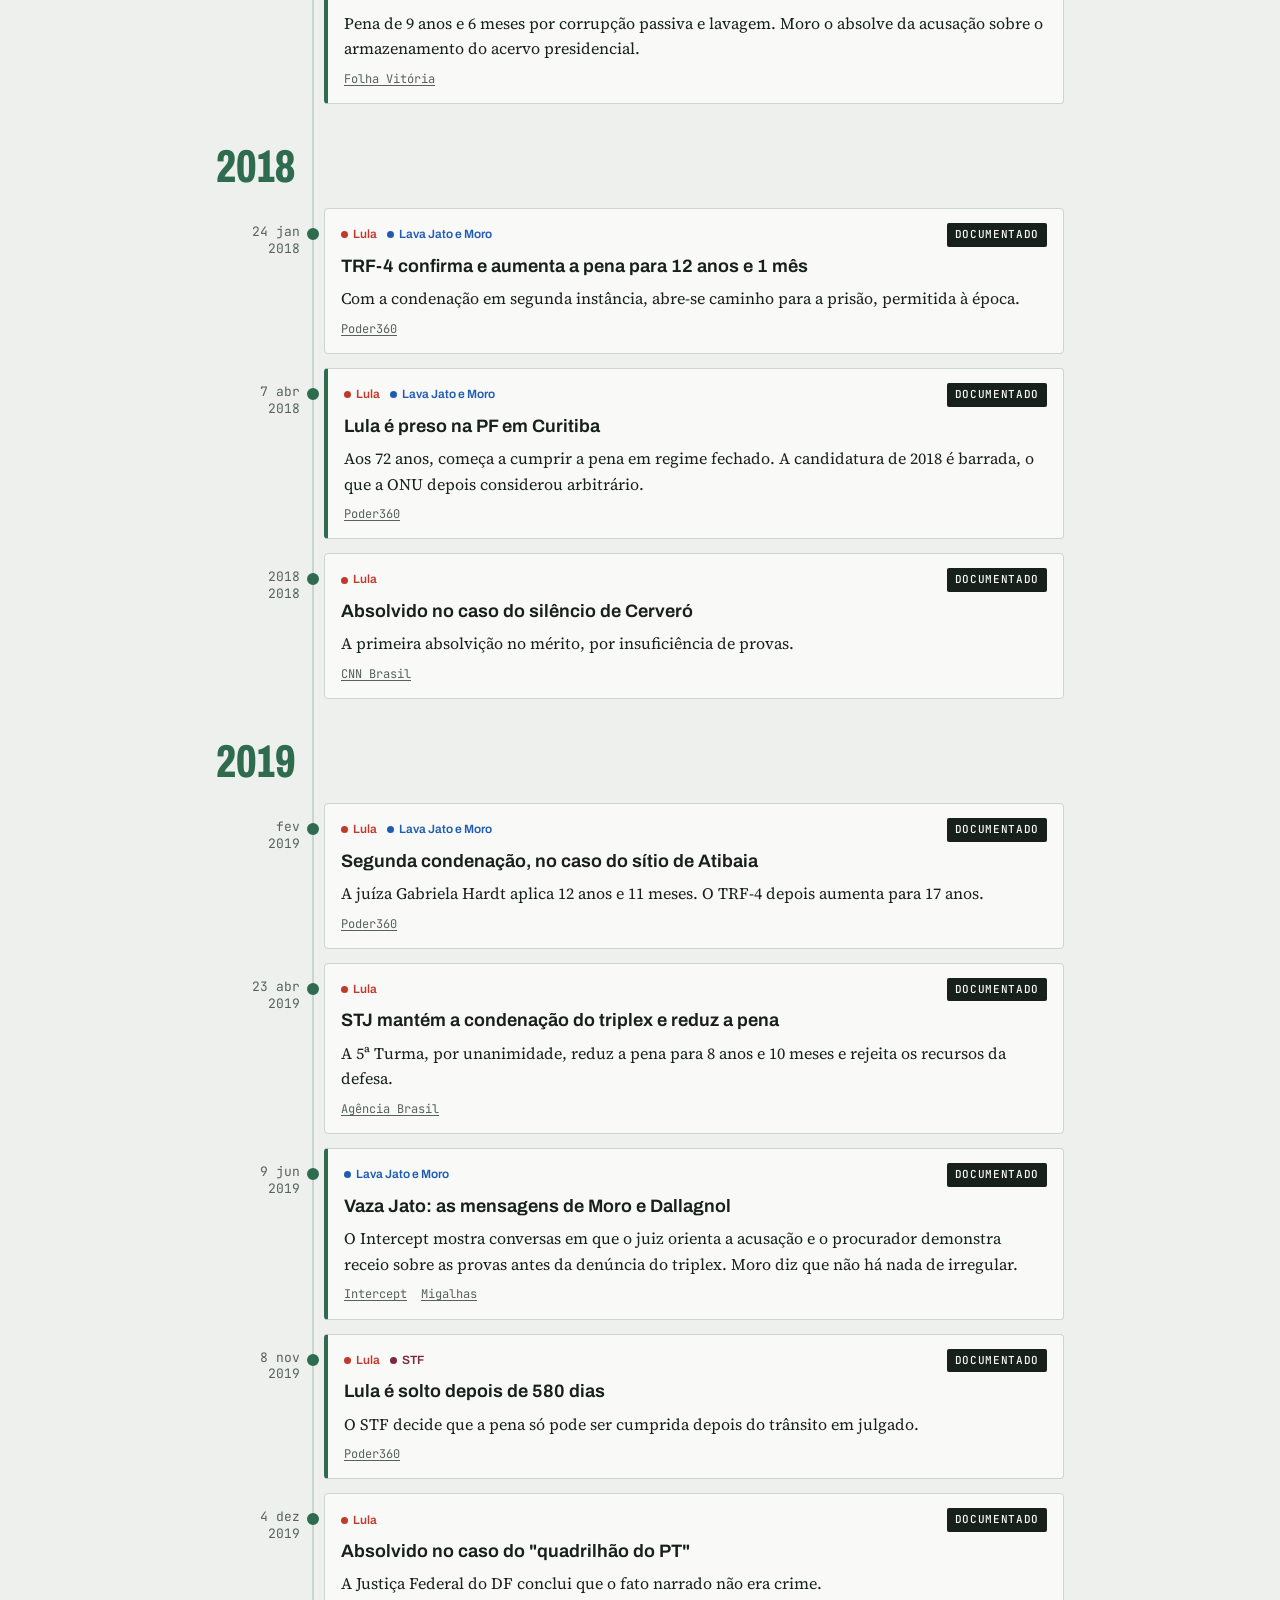
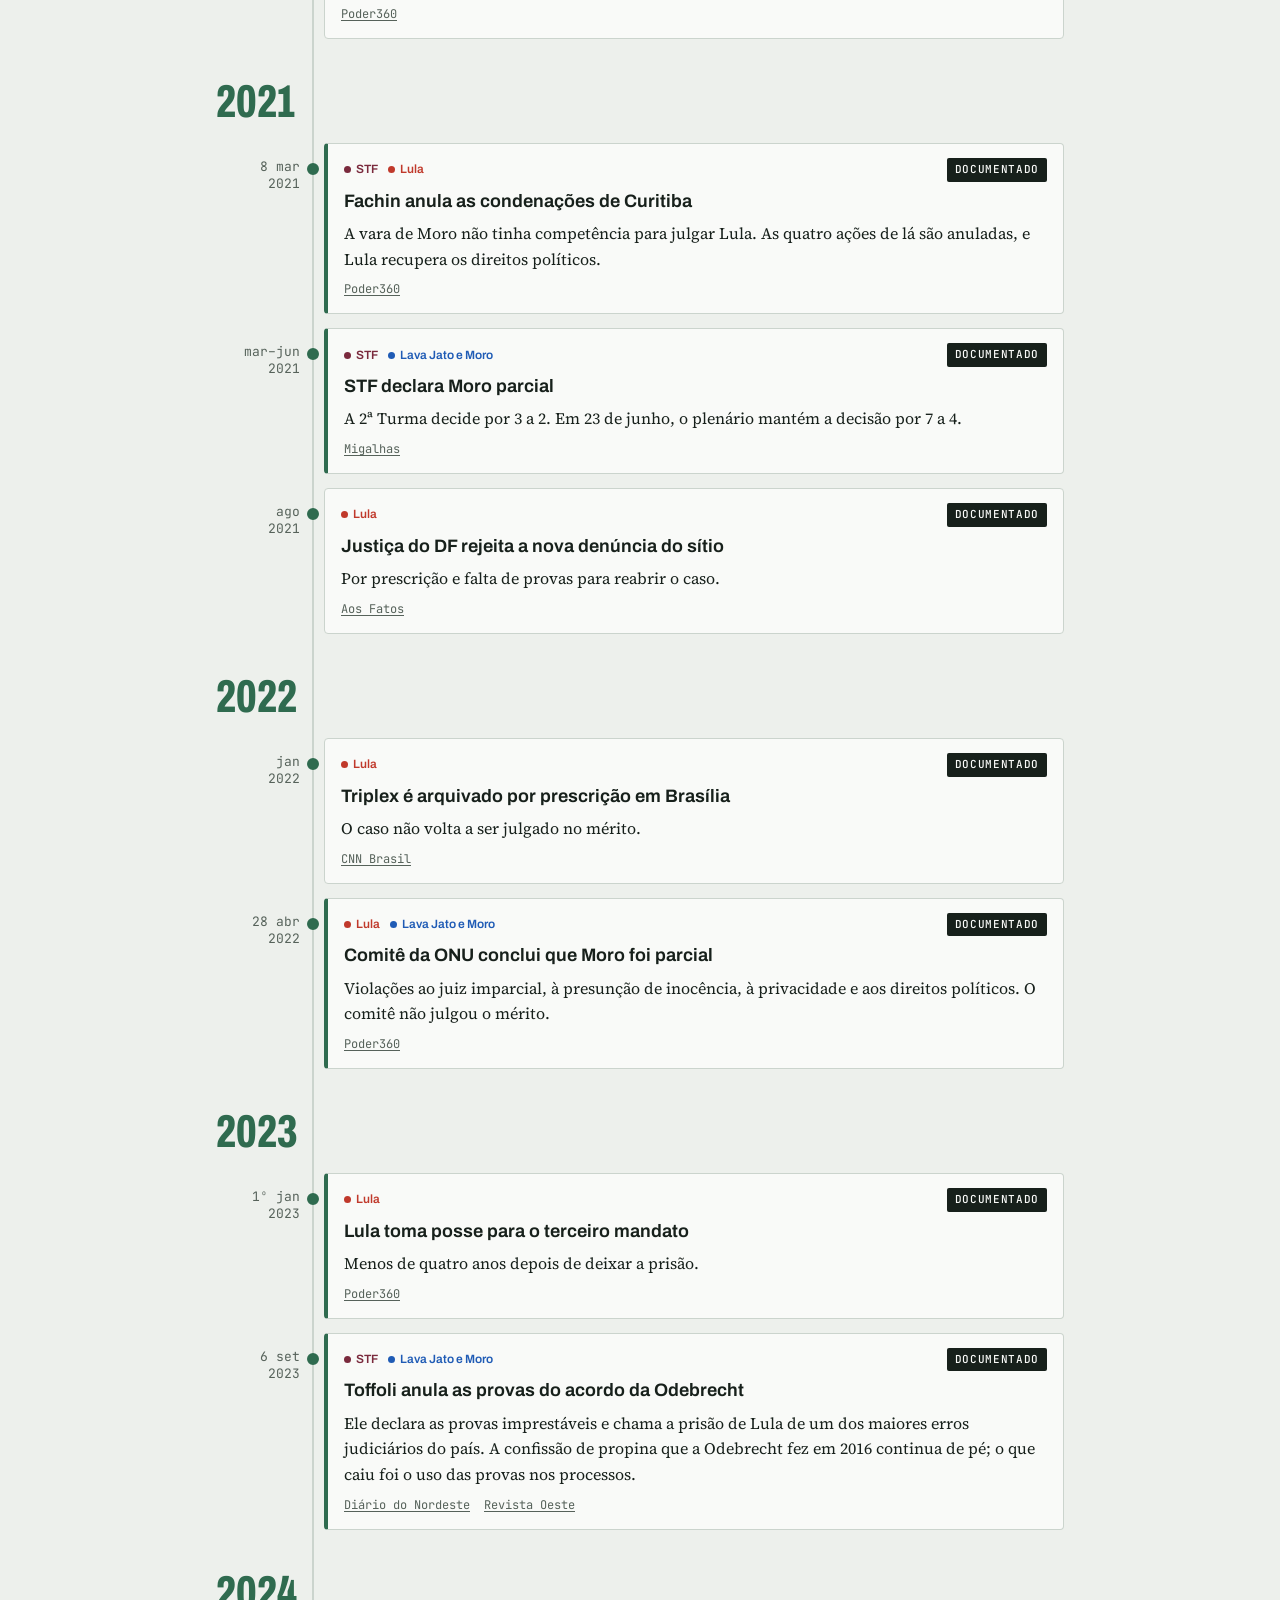
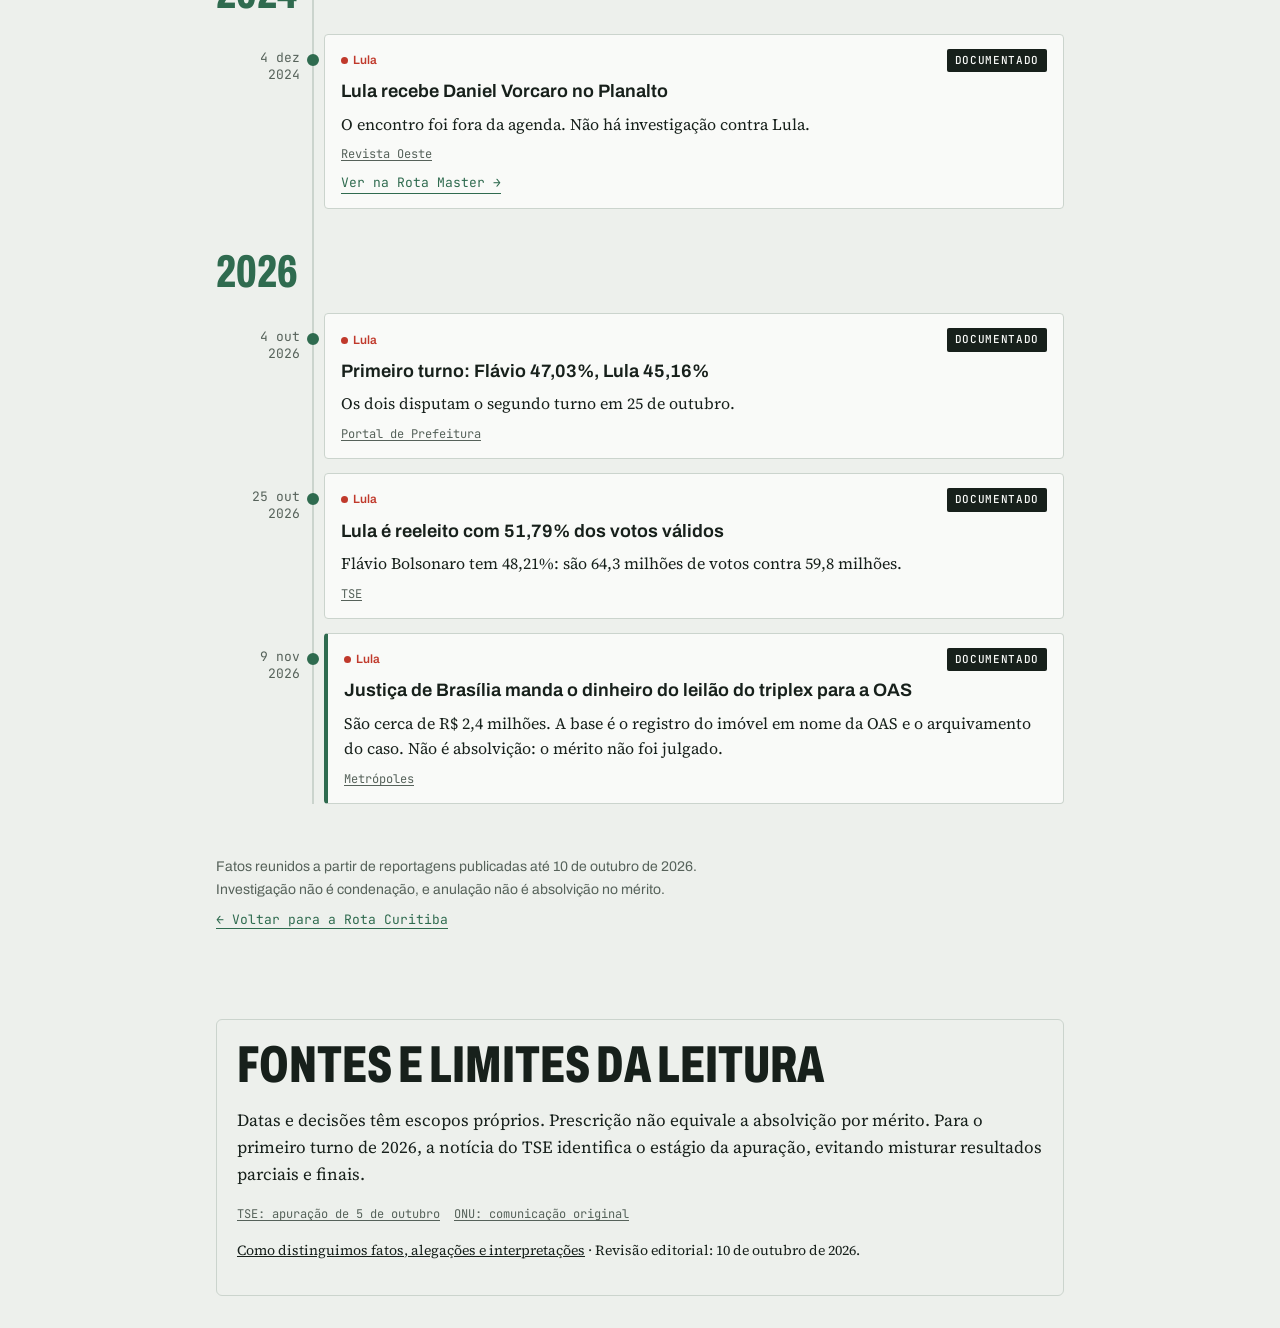
<file: linha-do-tempo.html>
<!doctype html>
<html lang="pt-BR"><head><meta charset="utf-8"><meta name="viewport" content="width=device-width, initial-scale=1, viewport-fit=cover">
<title>Linha do tempo · Curitiba</title>
<meta name="description" content="Cronologia dos processos de Lula, do mensalão ao segundo turno de 2026, com fontes e etiquetas de comprovação.">
<style>:root{color-scheme:light;padding-top:env(safe-area-inset-top,0px);padding-bottom:env(safe-area-inset-bottom,0px)}img{max-width:100%}[hidden]{display:none!important}</style>
<link rel="preconnect" href="https://fonts.googleapis.com">
<link rel="stylesheet" href="https://fonts.googleapis.com/css2?family=Archivo:wdth,wght@62..125,400..900&family=Source+Serif+4:opsz,wght@8..60,400;8..60,600&family=JetBrains+Mono:wght@400;500;600&display=swap">
<link rel="stylesheet" href="estilo.css">
<style>
:root{--c-lula:#c0392b;--c-lava:#1f5bb5;--c-stf:#7a2a3d;--c-pt:#56625a}
@media (prefers-color-scheme:dark){:root:not([data-theme="light"]){--c-lula:#f2796c;--c-lava:#78a8f2;--c-stf:#e0899c;--c-pt:#9aa89f}}
:root[data-theme="dark"]{--c-lula:#f2796c;--c-lava:#78a8f2;--c-stf:#e0899c;--c-pt:#9aa89f}
.hero{padding-block:32px 8px;display:grid;gap:18px}
h1{font-size:clamp(54px,13vw,112px)}
.filters{position:sticky;top:env(safe-area-inset-top,0px);z-index:5;background:var(--bg);border-bottom:1px solid var(--line);padding-block:10px;margin-top:20px}
.filters .wrap{display:flex;flex-wrap:wrap;gap:8px;align-items:center}
.filters .lbl{font-family:var(--mono);font-size:12px;color:var(--muted);letter-spacing:.06em;text-transform:uppercase;margin-right:4px}
.chip{font-family:var(--ui);font-size:14px;font-weight:600;border:1.5px solid var(--line);background:var(--paper);color:var(--ink);border-radius:999px;padding:5px 12px 5px 10px;cursor:pointer;display:inline-flex;align-items:center;gap:7px}
.chip i{width:9px;height:9px;border-radius:50%;background:var(--c)}
.chip[aria-pressed="true"]{border-color:var(--c);background:color-mix(in srgb,var(--c) 14%,var(--paper))}
.chip:focus-visible{outline:3px solid var(--accent);outline-offset:2px}
</style>
</head><body>
<style>/* barra comum das Rotas */.rotas-bar .rb-lang{margin-left:auto;color:var(--accent);font-weight:600}.rotas-bar{border-bottom:1px solid var(--line);background:var(--bg);font-family:var(--mono);font-size:12px;letter-spacing:.1em;text-transform:uppercase}.rotas-bar>div{max-width:880px;margin:0 auto;padding:10px 16px;display:flex;flex-wrap:wrap;align-items:center;gap:6px 18px}.rotas-bar a{color:var(--muted);text-decoration:none;padding-block:2px;border-bottom:2px solid transparent}.rotas-bar a:hover{color:var(--ink)}.rotas-bar a[aria-current]{color:var(--ink);border-bottom-color:var(--accent)}.rotas-bar .rb-home{color:var(--accent);font-weight:600}.rotas-bar a:focus-visible{outline:3px solid var(--accent);outline-offset:2px}</style><style>/* padrão das Rotas: formato detalhado */body{font-size:17px;line-height:1.6}h1{font-family:var(--display);font-stretch:62%;font-weight:900;font-size:clamp(60px,15vw,140px);line-height:.86;text-transform:uppercase;overflow-wrap:anywhere}h2{font-family:var(--display);font-stretch:66%;font-weight:800;font-size:clamp(34px,7vw,52px);line-height:.95;text-transform:uppercase}</style><nav class="rotas-bar" aria-label="Rotas"><div><a class="rb-home" href="https://fcarvalhodev.github.io/rotas/">Rotas</a><a href="https://fcarvalhodev.github.io/rota-washington/">Washington</a><a href="https://fcarvalhodev.github.io/rota-master/">Master</a><a href="https://fcarvalhodev.github.io/rota-curitiba/" aria-current="page">Curitiba</a><a href="https://fcarvalhodev.github.io/rota-da-fe/">Fé</a><a href="https://fcarvalhodev.github.io/rota-esplanada/">Esplanada</a><a href="https://fcarvalhodev.github.io/rota-itamaraty/">Itamaraty</a><a href="https://fcarvalhodev.github.io/rota-da-picanha/">Picanha</a><a href="https://fcarvalhodev.github.io/rota-do-ibge/">IBGE</a><a href="https://fcarvalhodev.github.io/rota-velho-chico/">Velho Chico</a><a href="https://fcarvalhodev.github.io/rota-do-tesouro/">Tesouro</a><a href="https://fcarvalhodev.github.io/rota-rouanet/">Rouanet</a><a href="https://fcarvalhodev.github.io/rota-dos-ventos/">Ventos</a><a href="https://fcarvalhodev.github.io/rota-do-algoritmo/">Algoritmo</a><a href="https://fcarvalhodev.github.io/rota-do-posto/">Posto</a><a href="https://fcarvalhodev.github.io/rota-das-queimadas/">Queimadas</a><a href="https://fcarvalhodev.github.io/rota-dos-games/">Games</a><a href="https://fcarvalhodev.github.io/rota-do-contracheque/">Contracheque</a><a href="https://fcarvalhodev.github.io/rota-palantir/">Palantir</a><a class="rb-lang" href="en/linha-do-tempo.html" hreflang="en" lang="en">EN</a></div></nav>

<header class="wrap hero">
  <a class="back" href="./">← Rota Curitiba</a>
  <div class="kicker">Cronologia · 2012–2026</div>
  <h1>Linha do<br>tempo</h1>
  <p class="lede">Os marcos dos processos de Lula, do mensalão ao segundo turno de 2026. Os marcos com barra lateral são os de maior peso. A história do Lulinha está em <a href="lulinha.html">página própria</a>.</p>
  <div class="legend">
    <span><b class="ev doc">Documentado</b> decisão, registro ou declaração pública</span>
    <span><b class="ev open">Em aberto</b> investigação em curso, sem conclusão</span>
  </div>
</header>
<nav class="filters" aria-label="Filtrar por envolvido"><div class="wrap" id="chips"><span class="lbl">Filtrar</span></div></nav>
<main class="wrap">
  <section class="sec" aria-label="Linha do tempo" style="padding-top:12px">
    <div class="tl" id="tl"><div class="rail" aria-hidden="true"><b id="railfill"></b></div></div>
    <p class="empty" id="empty" hidden>Nenhum evento para esse filtro.</p>
  </section>
  <footer>
    <p>Fatos reunidos a partir de reportagens publicadas até 10 de outubro de 2026. Investigação não é condenação, e anulação não é absolvição no mérito.</p>
    <p><a class="back" href="./">← Voltar para a Rota Curitiba</a></p>
  </footer>

<section id="fontes-revisao" aria-labelledby="h-fontes-revisao" style="margin-block:32px;padding:20px;border:1px solid var(--line);border-radius:6px">
<h2 id="h-fontes-revisao">Fontes e limites da leitura</h2>
<p>Datas e decisões têm escopos próprios. Prescrição não equivale a absolvição por mérito. Para o primeiro turno de 2026, a notícia do TSE identifica o estágio da apuração, evitando misturar resultados parciais e finais.</p>
<div class="src"><a href="https://www.tse.jus.br/comunicacao/noticias/2026/Outubro/flavio-bolsonaro-e-lula-vao-disputar-o-2o-turno-para-a-presidencia-da-republica" target="_blank" rel="noopener">TSE: apuração de 5 de outubro</a><a href="https://juris.ohchr.org/casedetails/3115/en-Us" target="_blank" rel="noopener">ONU: comunicação original</a></div>
<p style="font-size:14px"><a href="https://fcarvalhodev.github.io/rotas/metodologia.html">Como distinguimos fatos, alegações e interpretações</a> · Revisão editorial: 10 de outubro de 2026.</p>
</section>
</main>
<script>
const esc=s=>s.replace(/&/g,"&amp;").replace(/</g,"&lt;");
const A={lula:["Lula","var(--c-lula)"],lava:["Lava Jato e Moro","var(--c-lava)"],stf:["STF","var(--c-stf)"],pt:["Outros do PT","var(--c-pt)"]};
const E=[
 {y:2012,d:"10 out",a:["pt","stf"],ev:"doc",t:"STF condena Dirceu, Genoino e Delúbio no mensalão",b:"Os três são condenados por corrupção ativa. Lula não foi denunciado nesse caso.",s:[["Congresso em Foco","https://www.congressoemfoco.com.br/noticia/67766/stf-dirceu-genoino-e-delubio-condenados-por-corrupcao"]]},
 {y:2015,d:"22 abr",a:["pt"],ev:"doc",t:"Petrobras reconhece R$ 6,2 bilhões em perdas com corrupção",b:"O valor aparece no balanço auditado de 2014, como custos desviados apurados pela Lava Jato.",s:[["Congresso em Foco","https://www.congressoemfoco.com.br/noticias/petrobras-perde-r-62-bilhoes-com-corrupcao/"]]},
 {y:2016,d:"mar",a:["lula","lava"],ev:"doc",t:"Condução coercitiva de Lula para depor",b:"Em 2022, o Comitê de Direitos Humanos da ONU concluiu que o mandado violou a lei brasileira.",s:[["Poder360","https://www.poder360.com.br/justica/onu-conclui-que-moro-foi-parcial-no-julgamento-de-lula/"]]},
 {y:2017,d:"12 jul",k:1,a:["lula","lava"],ev:"doc",t:"Moro condena Lula no caso do triplex",b:"Pena de 9 anos e 6 meses por corrupção passiva e lavagem. Moro o absolve da acusação sobre o armazenamento do acervo presidencial.",s:[["Folha Vitória","https://www.folhavitoria.com.br/politica/entenda-o-caso-triplex-em-que-lula-foi-condenado/"]]},
 {y:2018,d:"24 jan",a:["lula","lava"],ev:"doc",t:"TRF-4 confirma e aumenta a pena para 12 anos e 1 mês",b:"Com a condenação em segunda instância, abre-se caminho para a prisão, permitida à época.",s:[["Poder360","https://www.poder360.com.br/governo/da-prisao-ao-planalto-lula-era-preso-ha-exatos-5-anos"]]},
 {y:2018,d:"7 abr",k:1,a:["lula","lava"],ev:"doc",t:"Lula é preso na PF em Curitiba",b:"Aos 72 anos, começa a cumprir a pena em regime fechado. A candidatura de 2018 é barrada, o que a ONU depois considerou arbitrário.",s:[["Poder360","https://www.poder360.com.br/governo/da-prisao-ao-planalto-lula-era-preso-ha-exatos-5-anos"]]},
 {y:2018,d:"2018",a:["lula"],ev:"doc",t:"Absolvido no caso do silêncio de Cerveró",b:"A primeira absolvição no mérito, por insuficiência de provas.",s:[["CNN Brasil","https://www.cnnbrasil.com.br/politica/fatos-primeiro-livre-para-disputar-a-eleicao-lula-nao-foi-inocentado-de-todas-as-acusacoes/"]]},
 {y:2019,d:"fev",a:["lula","lava"],ev:"doc",t:"Segunda condenação, no caso do sítio de Atibaia",b:"A juíza Gabriela Hardt aplica 12 anos e 11 meses. O TRF-4 depois aumenta para 17 anos.",s:[["Poder360","https://www.poder360.com.br/governo/da-prisao-ao-planalto-lula-era-preso-ha-exatos-5-anos"]]},
 {y:2019,d:"23 abr",a:["lula"],ev:"doc",t:"STJ mantém a condenação do triplex e reduz a pena",b:"A 5ª Turma, por unanimidade, reduz a pena para 8 anos e 10 meses e rejeita os recursos da defesa.",s:[["Agência Brasil","https://agenciabrasil.ebc.com.br/justica/noticia/2019-04/maioria-do-stj-decide-reduzir-pena-do-ex-presidente-lula"]]},
 {y:2019,d:"9 jun",k:1,a:["lava"],ev:"doc",t:"Vaza Jato: as mensagens de Moro e Dallagnol",b:"O Intercept mostra conversas em que o juiz orienta a acusação e o procurador demonstra receio sobre as provas antes da denúncia do triplex. Moro diz que não há nada de irregular.",s:[["Intercept","https://www.intercept.com.br/?p=286347"],["Migalhas","https://www.migalhas.com.br/Quentes/17,MI304061,91041-Nao+tem+nada+ali+diz+Moro+sobre+vazamento+de+mensagens"]]},
 {y:2019,d:"8 nov",k:1,a:["lula","stf"],ev:"doc",t:"Lula é solto depois de 580 dias",b:"O STF decide que a pena só pode ser cumprida depois do trânsito em julgado.",s:[["Poder360","https://www.poder360.com.br/governo/da-prisao-ao-planalto-lula-era-preso-ha-exatos-5-anos"]]},
 {y:2019,d:"4 dez",a:["lula"],ev:"doc",t:"Absolvido no caso do \"quadrilhão do PT\"",b:"A Justiça Federal do DF conclui que o fato narrado não era crime.",s:[["Poder360","https://www.poder360.com.br/justica/lula-diz-que-foi-absolvido-mas-segue-com-problemas-na-justica/"]]},
 {y:2021,d:"8 mar",k:1,a:["stf","lula"],ev:"doc",t:"Fachin anula as condenações de Curitiba",b:"A vara de Moro não tinha competência para julgar Lula. As quatro ações de lá são anuladas, e Lula recupera os direitos políticos.",s:[["Poder360","https://www.poder360.com.br/governo/da-prisao-ao-planalto-lula-era-preso-ha-exatos-5-anos"]]},
 {y:2021,d:"mar–jun",k:1,a:["stf","lava"],ev:"doc",t:"STF declara Moro parcial",b:"A 2ª Turma decide por 3 a 2. Em 23 de junho, o plenário mantém a decisão por 7 a 4.",s:[["Migalhas","https://www.migalhas.com.br/quentes/347494/stf-moro-foi-parcial-ao-condenar-lula"]]},
 {y:2021,d:"ago",a:["lula"],ev:"doc",t:"Justiça do DF rejeita a nova denúncia do sítio",b:"Por prescrição e falta de provas para reabrir o caso.",s:[["Aos Fatos","https://www.aosfatos.org/noticias/o-que-e-falso-e-o-que-e-fato-em-declaracoes-de-lula-sobre-absolvicoes-na-onu-e-na-justica/"]]},
 {y:2022,d:"jan",a:["lula"],ev:"doc",t:"Triplex é arquivado por prescrição em Brasília",b:"O caso não volta a ser julgado no mérito.",s:[["CNN Brasil","https://www.cnnbrasil.com.br/politica/fatos-primeiro-livre-para-disputar-a-eleicao-lula-nao-foi-inocentado-de-todas-as-acusacoes/"]]},
 {y:2022,d:"28 abr",k:1,a:["lula","lava"],ev:"doc",t:"Comitê da ONU conclui que Moro foi parcial",b:"Violações ao juiz imparcial, à presunção de inocência, à privacidade e aos direitos políticos. O comitê não julgou o mérito.",s:[["Poder360","https://www.poder360.com.br/justica/onu-conclui-que-moro-foi-parcial-no-julgamento-de-lula/"]]},
 {y:2023,d:"1º jan",k:1,a:["lula"],ev:"doc",t:"Lula toma posse para o terceiro mandato",b:"Menos de quatro anos depois de deixar a prisão.",s:[["Poder360","https://www.poder360.com.br/governo/da-prisao-ao-planalto-lula-era-preso-ha-exatos-5-anos"]]},
 {y:2023,d:"6 set",k:1,a:["stf","lava"],ev:"doc",t:"Toffoli anula as provas do acordo da Odebrecht",b:"Ele declara as provas imprestáveis e chama a prisão de Lula de um dos maiores erros judiciários do país. A confissão de propina que a Odebrecht fez em 2016 continua de pé; o que caiu foi o uso das provas nos processos.",s:[["Diário do Nordeste","https://diariodonordeste.verdesmares.com.br/pontopoder/toffoli-anula-provas-da-odebrecht-e-diz-que-prisao-de-lula-na-lava-jato-foi-armacao-1.3414327"],["Revista Oeste","https://www.revistaoeste.com/politica/odebrecht-confessou-crimes-que-foram-anulados-por-toffoli/"]]},
 {y:2024,d:"4 dez",a:["lula"],ev:"doc",t:"Lula recebe Daniel Vorcaro no Planalto",b:"O encontro foi fora da agenda. Não há investigação contra Lula.",s:[["Revista Oeste","https://revistaoeste.com/politica/lula-recebeu-uisque-de-presente-de-vorcaro/"]],l:["Ver na Rota Master","https://fcarvalhodev.github.io/rota-master/"]},
 {y:2026,d:"4 out",a:["lula"],ev:"doc",t:"Primeiro turno: Flávio 47,03%, Lula 45,16%",b:"Os dois disputam o segundo turno em 25 de outubro.",s:[["Portal de Prefeitura","https://portaldeprefeitura.com.br/bastidores-da-politica/eleicoes-2026-com-100-das-secoes-totalizadas-flavio-tem-4703-e/633498/"]]},
 {y:2026,d:"25 out",a:["lula"],ev:"doc",t:"Lula é reeleito com 51,79% dos votos válidos",b:"Flávio Bolsonaro tem 48,21%: são 64,3 milhões de votos contra 59,8 milhões.",s:[["TSE","https://www.tse.jus.br/comunicacao/noticias/2026/Outubro/presidente-do-tse-anuncia-reeleicao-de-lula-e-faz-balanco-do-2o-turno-das-eleicoes-2026"]]},
 {y:2026,d:"9 nov",k:1,a:["lula"],ev:"doc",t:"Justiça de Brasília manda o dinheiro do leilão do triplex para a OAS",b:"São cerca de R$ 2,4 milhões. A base é o registro do imóvel em nome da OAS e o arquivamento do caso. Não é absolvição: o mérito não foi julgado.",s:[["Metrópoles","https://www.metropoles.com/brasil/justica-libera-para-a-oas-valor-da-venda-do-triplex-atribuido-a-lula"]]}
];
const EVL={doc:"Documentado",alleg:"Alegação",open:"Em aberto"};
const tl=document.getElementById("tl");let lastY=null;
E.forEach(e=>{
  if(e.y!==lastY){const y=document.createElement("div");y.className="year";y.textContent=e.y;y.dataset.year=e.y;tl.appendChild(y);lastY=e.y}
  const el=document.createElement("article");el.className="item"+(e.k?" key":"");el.dataset.a=e.a.join(" ");el.dataset.y=e.y;
  el.innerHTML=`<div class="date">${e.d}<br>${e.y}</div><span class="dot" aria-hidden="true"></span><div class="card"><div class="top"><div class="actors">${e.a.map(k=>`<span class="actor" style="--c:${A[k][1]}">${A[k][0]}</span>`).join("")}</div><span class="ev ${e.ev}">${EVL[e.ev]}</span></div><h3>${esc(e.t)}</h3><p>${esc(e.b)}</p><div class="src">${e.s.map(s=>`<a href="${s[1]}" target="_blank" rel="noopener">${s[0]}</a>`).join("")}</div>${e.l?`<a class="more" href="${e.l[1]}">${e.l[0]} →</a>`:""}</div>`;
  tl.appendChild(el);
});
const chips=document.getElementById("chips"),active=new Set();
Object.entries(A).forEach(([k,[n,c]])=>{const b=document.createElement("button");b.type="button";b.className="chip";b.id="f-"+k;b.style.setProperty("--c",c);b.setAttribute("aria-pressed","false");b.innerHTML=`<i></i>${n}`;b.onclick=()=>{active.has(k)?active.delete(k):active.add(k);b.setAttribute("aria-pressed",active.has(k));apply()};chips.appendChild(b)});
function apply(){let shown=0;const ys={};tl.querySelectorAll(".item").forEach(it=>{const ok=!active.size||it.dataset.a.split(" ").some(a=>active.has(a));it.hidden=!ok;if(ok){shown++;ys[it.dataset.y]=1}});tl.querySelectorAll(".year").forEach(y=>y.hidden=!ys[y.dataset.year]);document.getElementById("empty").hidden=shown>0;rail()}
const fill=document.getElementById("railfill");
function rail(){const r=tl.getBoundingClientRect(),vh=innerHeight;fill.style.height=Math.min(1,Math.max(0,(vh*.6-r.top)/r.height))*100+"%";tl.querySelectorAll(".item:not([hidden])").forEach(it=>{if(it.getBoundingClientRect().top<vh*.75)it.classList.add("seen")})}
addEventListener("scroll",rail,{passive:true});addEventListener("resize",rail);rail();
</script>
</body></html>
</file>
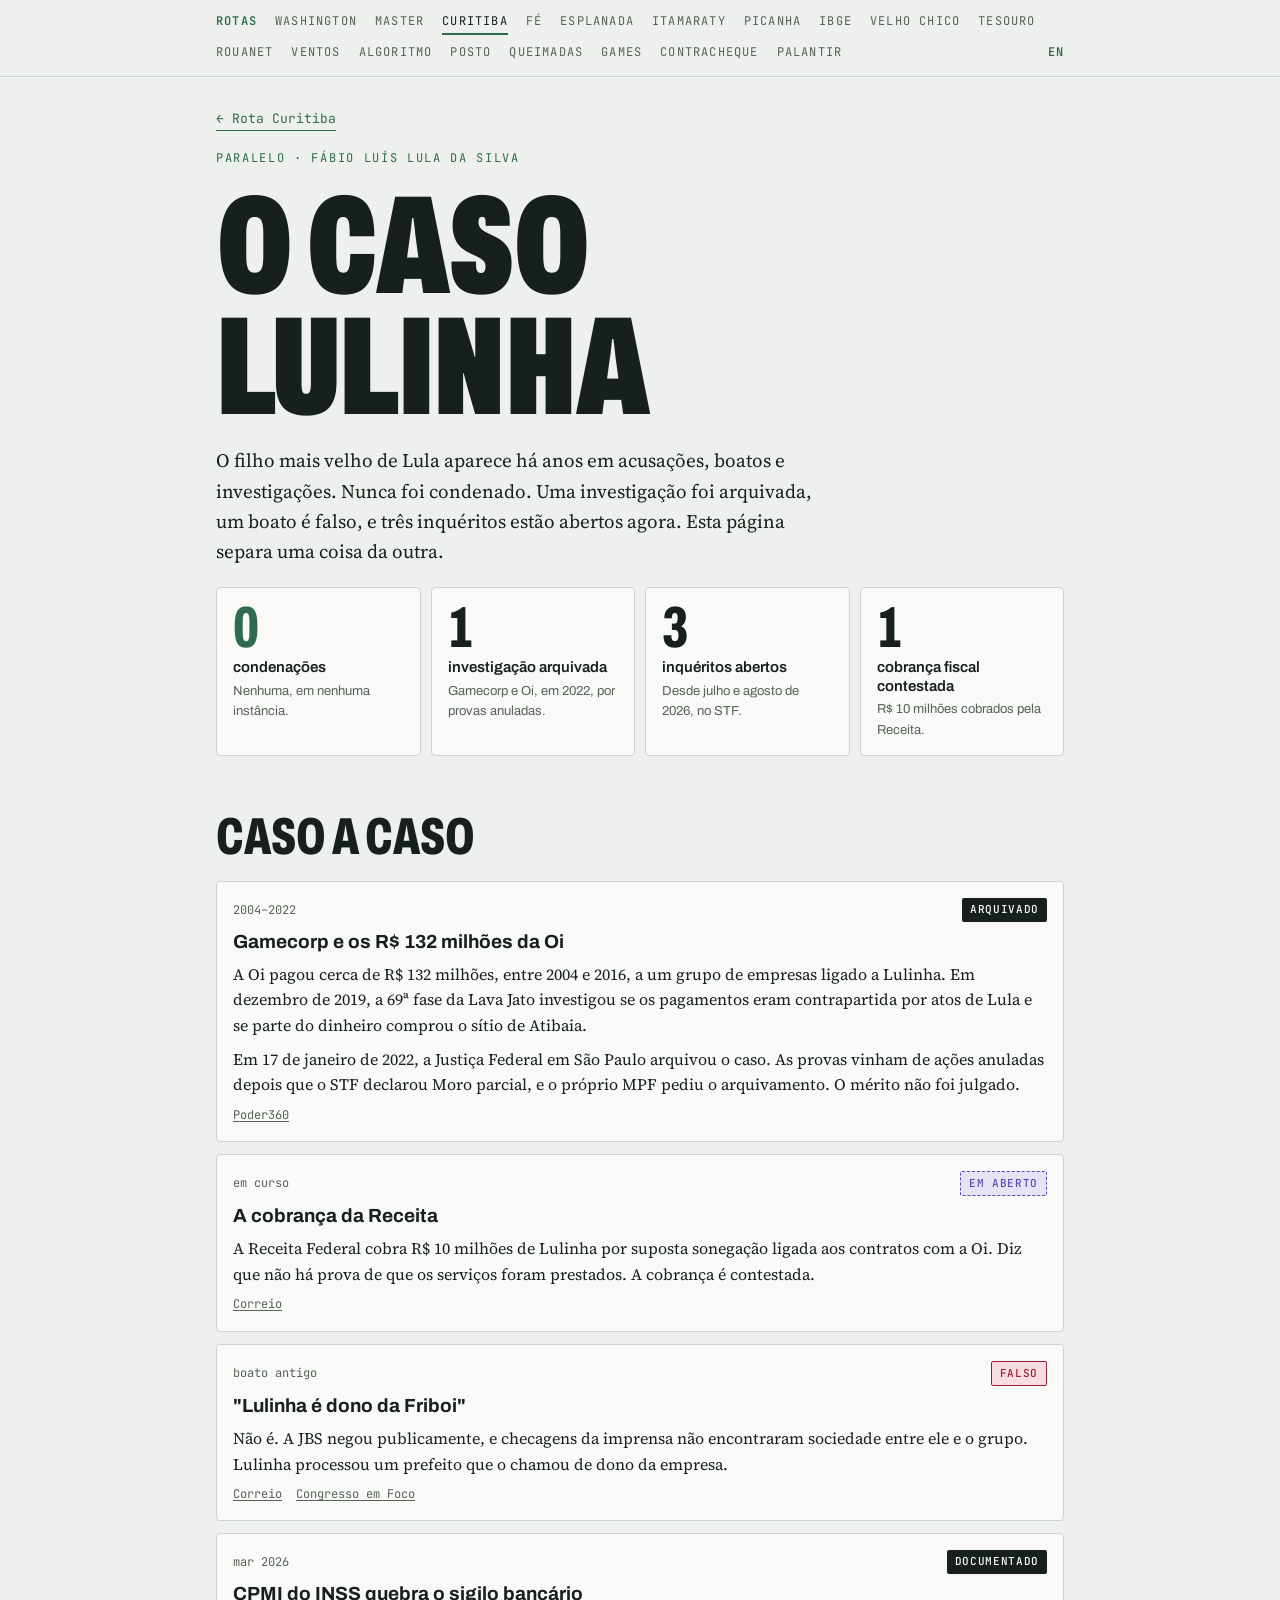
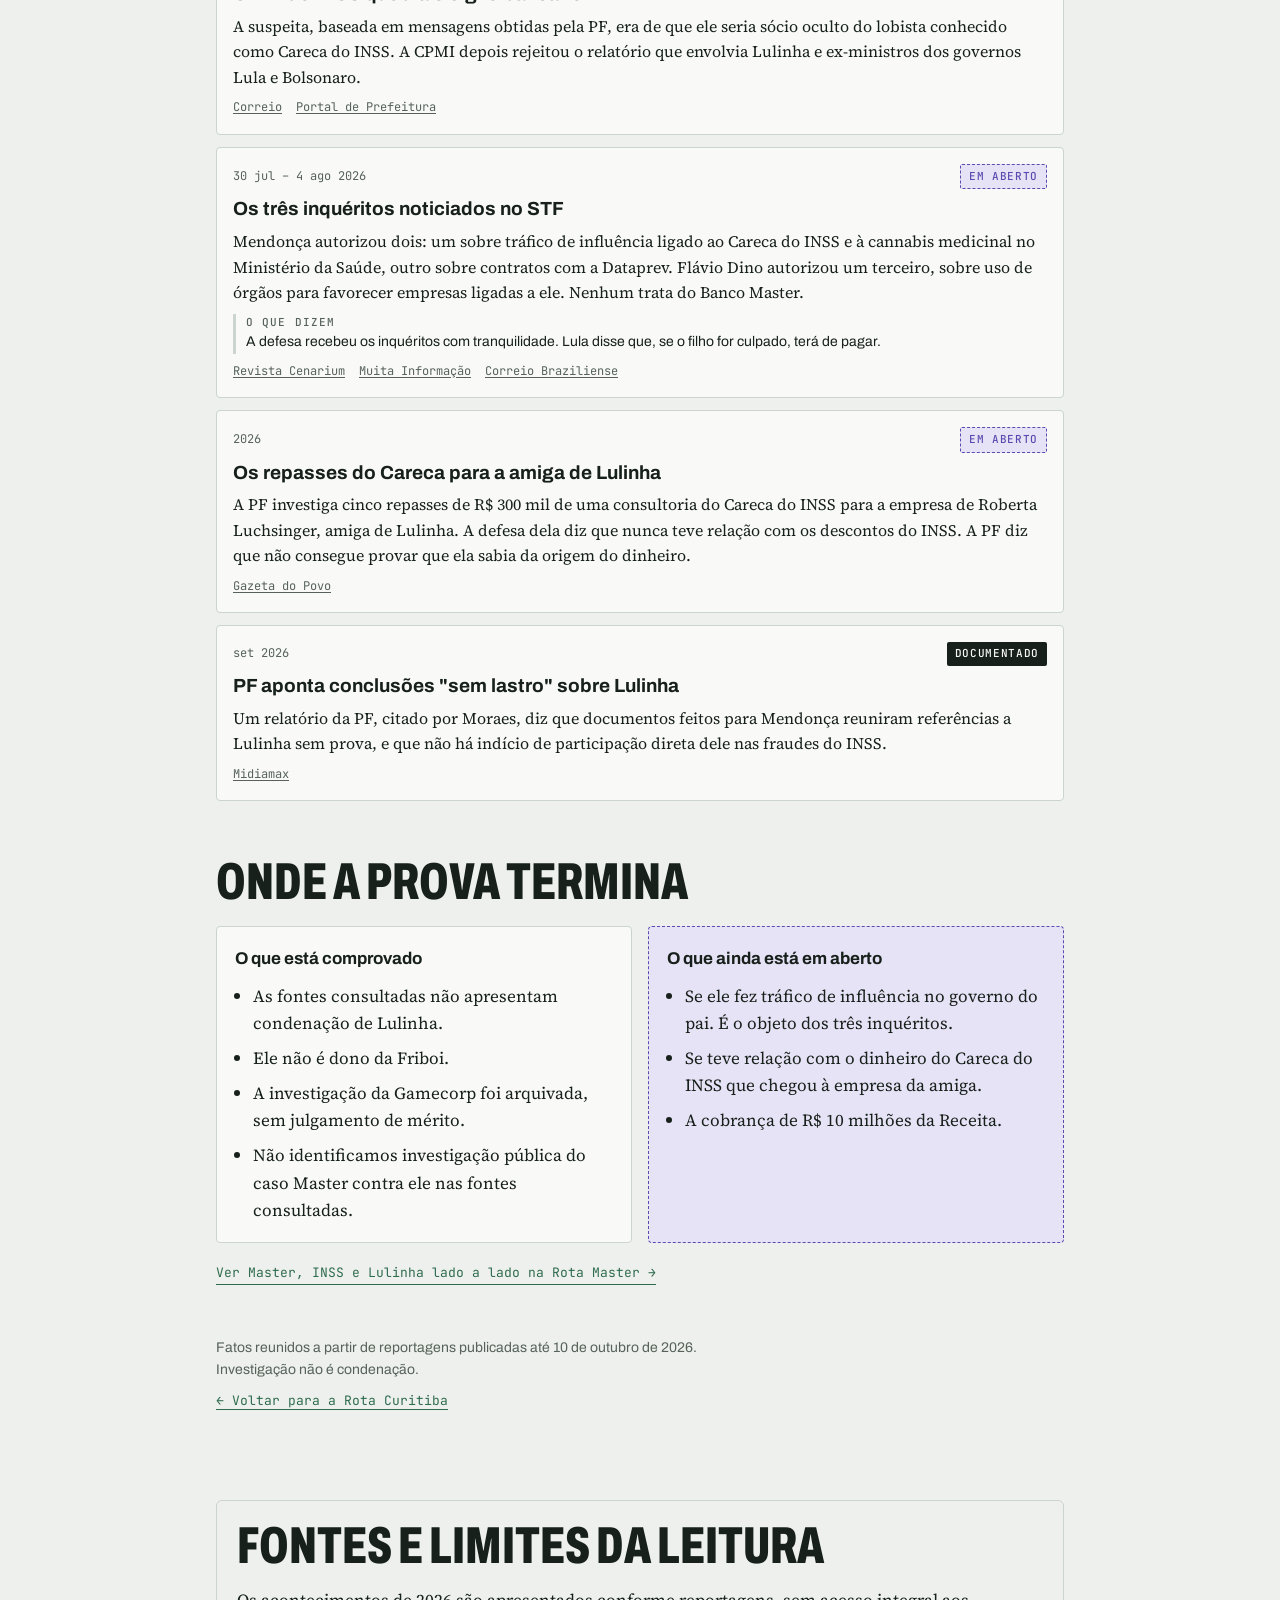
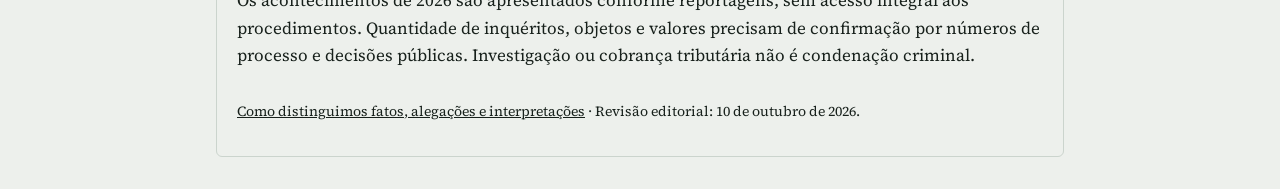
<file: lulinha.html>
<!doctype html>
<html lang="pt-BR"><head><meta charset="utf-8"><meta name="viewport" content="width=device-width, initial-scale=1, viewport-fit=cover">
<title>O caso Lulinha</title>
<meta name="description" content="Fábio Luís Lula da Silva: o que foi arquivado, o que está aberto e o que é boato, com fontes.">
<style>:root{color-scheme:light;padding-top:env(safe-area-inset-top,0px);padding-bottom:env(safe-area-inset-bottom,0px)}img{max-width:100%}[hidden]{display:none!important}</style>
<link rel="preconnect" href="https://fonts.googleapis.com">
<link rel="stylesheet" href="https://fonts.googleapis.com/css2?family=Archivo:wdth,wght@62..125,400..900&family=Source+Serif+4:opsz,wght@8..60,400;8..60,600&family=JetBrains+Mono:wght@400;500;600&display=swap">
<link rel="stylesheet" href="estilo.css">
<style>
.hero{padding-block:32px 8px;display:grid;gap:18px}
h1{font-size:clamp(58px,14vw,120px)}
.ledger{display:grid;grid-template-columns:repeat(4,minmax(0,1fr));gap:10px}
.ledger div{background:var(--paper);border:1px solid var(--line);border-radius:4px;padding:14px 16px;display:grid;gap:4px;align-content:start}
.ledger b{font-family:var(--display);font-stretch:66%;font-weight:800;font-size:58px;line-height:.9;font-variant-numeric:tabular-nums}
.ledger span{font-family:var(--ui);font-weight:600;font-size:15px;line-height:1.25}
.ledger small{font-family:var(--ui);font-size:13px;color:var(--muted)}
.ledger .z b{color:var(--accent)}
@media (max-width:640px){.ledger{grid-template-columns:repeat(2,minmax(0,1fr))}}
.files{display:grid;gap:12px}
.file{background:var(--paper);border:1px solid var(--line);border-radius:4px;padding:16px;display:grid;gap:8px}
.file .top{display:flex;flex-wrap:wrap;gap:6px 12px;justify-content:space-between;align-items:center}
.file .when{font-family:var(--mono);font-size:12px;color:var(--muted)}
.file h3{margin:0;font-size:19px;line-height:1.25}
.file p{margin:0;font-size:16px}
.file .says{font-family:var(--ui);font-size:14px;border-left:3px solid var(--line);padding-left:10px}
.file .says b{display:block;font-family:var(--mono);font-size:11px;letter-spacing:.1em;text-transform:uppercase;color:var(--muted);font-weight:500}
</style>
</head><body>
<style>/* barra comum das Rotas */.rotas-bar .rb-lang{margin-left:auto;color:var(--accent);font-weight:600}.rotas-bar{border-bottom:1px solid var(--line);background:var(--bg);font-family:var(--mono);font-size:12px;letter-spacing:.1em;text-transform:uppercase}.rotas-bar>div{max-width:880px;margin:0 auto;padding:10px 16px;display:flex;flex-wrap:wrap;align-items:center;gap:6px 18px}.rotas-bar a{color:var(--muted);text-decoration:none;padding-block:2px;border-bottom:2px solid transparent}.rotas-bar a:hover{color:var(--ink)}.rotas-bar a[aria-current]{color:var(--ink);border-bottom-color:var(--accent)}.rotas-bar .rb-home{color:var(--accent);font-weight:600}.rotas-bar a:focus-visible{outline:3px solid var(--accent);outline-offset:2px}</style><style>/* padrão das Rotas: formato detalhado */body{font-size:17px;line-height:1.6}h1{font-family:var(--display);font-stretch:62%;font-weight:900;font-size:clamp(60px,15vw,140px);line-height:.86;text-transform:uppercase;overflow-wrap:anywhere}h2{font-family:var(--display);font-stretch:66%;font-weight:800;font-size:clamp(34px,7vw,52px);line-height:.95;text-transform:uppercase}</style><nav class="rotas-bar" aria-label="Rotas"><div><a class="rb-home" href="https://fcarvalhodev.github.io/rotas/">Rotas</a><a href="https://fcarvalhodev.github.io/rota-washington/">Washington</a><a href="https://fcarvalhodev.github.io/rota-master/">Master</a><a href="https://fcarvalhodev.github.io/rota-curitiba/" aria-current="page">Curitiba</a><a href="https://fcarvalhodev.github.io/rota-da-fe/">Fé</a><a href="https://fcarvalhodev.github.io/rota-esplanada/">Esplanada</a><a href="https://fcarvalhodev.github.io/rota-itamaraty/">Itamaraty</a><a href="https://fcarvalhodev.github.io/rota-da-picanha/">Picanha</a><a href="https://fcarvalhodev.github.io/rota-do-ibge/">IBGE</a><a href="https://fcarvalhodev.github.io/rota-velho-chico/">Velho Chico</a><a href="https://fcarvalhodev.github.io/rota-do-tesouro/">Tesouro</a><a href="https://fcarvalhodev.github.io/rota-rouanet/">Rouanet</a><a href="https://fcarvalhodev.github.io/rota-dos-ventos/">Ventos</a><a href="https://fcarvalhodev.github.io/rota-do-algoritmo/">Algoritmo</a><a href="https://fcarvalhodev.github.io/rota-do-posto/">Posto</a><a href="https://fcarvalhodev.github.io/rota-das-queimadas/">Queimadas</a><a href="https://fcarvalhodev.github.io/rota-dos-games/">Games</a><a href="https://fcarvalhodev.github.io/rota-do-contracheque/">Contracheque</a><a href="https://fcarvalhodev.github.io/rota-palantir/">Palantir</a><a class="rb-lang" href="en/lulinha.html" hreflang="en" lang="en">EN</a></div></nav>


<header class="wrap hero">
  <a class="back" href="./">← Rota Curitiba</a>
  <div class="kicker">Paralelo · Fábio Luís Lula da Silva</div>
  <h1>O caso<br>Lulinha</h1>
  <p class="lede">O filho mais velho de Lula aparece há anos em acusações, boatos e investigações. Nunca foi condenado. Uma investigação foi arquivada, um boato é falso, e três inquéritos estão abertos agora. Esta página separa uma coisa da outra.</p>
</header>

<main class="wrap">
  <section class="sec" aria-labelledby="h-l" style="padding-top:12px">
    <h2 id="h-l" class="sr" style="position:absolute;left:-9999px">Situação</h2>
    <div class="ledger">
      <div class="z"><b>0</b><span>condenações</span><small>Nenhuma, em nenhuma instância.</small></div>
      <div><b>1</b><span>investigação arquivada</span><small>Gamecorp e Oi, em 2022, por provas anuladas.</small></div>
      <div><b>3</b><span>inquéritos abertos</span><small>Desde julho e agosto de 2026, no STF.</small></div>
      <div><b>1</b><span>cobrança fiscal contestada</span><small>R$ 10 milhões cobrados pela Receita.</small></div>
    </div>
  </section>

  <section class="sec" aria-labelledby="h-f">
    <h2 id="h-f">Caso a caso</h2>
    <div class="files">
      <article class="file"><div class="top"><span class="when">2004–2022</span><span class="ev doc">Arquivado</span></div>
        <h3>Gamecorp e os R$ 132 milhões da Oi</h3>
        <p>A Oi pagou cerca de R$ 132 milhões, entre 2004 e 2016, a um grupo de empresas ligado a Lulinha. Em dezembro de 2019, a 69ª fase da Lava Jato investigou se os pagamentos eram contrapartida por atos de Lula e se parte do dinheiro comprou o sítio de Atibaia.</p>
        <p>Em 17 de janeiro de 2022, a Justiça Federal em São Paulo arquivou o caso. As provas vinham de ações anuladas depois que o STF declarou Moro parcial, e o próprio MPF pediu o arquivamento. O mérito não foi julgado.</p>
        <div class="src"><a href="https://www.poder360.com.br/lava-jato/juiza-arquiva-investigacao-da-lava-jato-contra-filho-de-lula/" target="_blank" rel="noopener">Poder360</a></div></article>
      <article class="file"><div class="top"><span class="when">em curso</span><span class="ev open">Em aberto</span></div>
        <h3>A cobrança da Receita</h3>
        <p>A Receita Federal cobra R$ 10 milhões de Lulinha por suposta sonegação ligada aos contratos com a Oi. Diz que não há prova de que os serviços foram prestados. A cobrança é contestada.</p>
        <div class="src"><a href="https://www.correio24horas.com.br/politica/quem-e-lulinha-filho-de-lula-teve-o-sigilo-bancario-quebrado-por-decisao-da-cpmi-do-inss-0326" target="_blank" rel="noopener">Correio</a></div></article>
      <article class="file"><div class="top"><span class="when">boato antigo</span><span class="ev no">Falso</span></div>
        <h3>"Lulinha é dono da Friboi"</h3>
        <p>Não é. A JBS negou publicamente, e checagens da imprensa não encontraram sociedade entre ele e o grupo. Lulinha processou um prefeito que o chamou de dono da empresa.</p>
        <div class="src"><a href="https://www.correio24horas.com.br/politica/quem-e-lulinha-filho-de-lula-teve-o-sigilo-bancario-quebrado-por-decisao-da-cpmi-do-inss-0326" target="_blank" rel="noopener">Correio</a><a href="https://congressoemfoco.com.br/noticias/filho-de-lula-processa-prefeito-tucano-que-o-chamou-de-dono-da-friboi" target="_blank" rel="noopener">Congresso em Foco</a></div></article>
      <article class="file"><div class="top"><span class="when">mar 2026</span><span class="ev doc">Documentado</span></div>
        <h3>CPMI do INSS quebra o sigilo bancário</h3>
        <p>A suspeita, baseada em mensagens obtidas pela PF, era de que ele seria sócio oculto do lobista conhecido como Careca do INSS. A CPMI depois rejeitou o relatório que envolvia Lulinha e ex-ministros dos governos Lula e Bolsonaro.</p>
        <div class="src"><a href="https://www.correio24horas.com.br/politica/quem-e-lulinha-filho-de-lula-teve-o-sigilo-bancario-quebrado-por-decisao-da-cpmi-do-inss-0326" target="_blank" rel="noopener">Correio</a><a href="https://portaldeprefeitura.com.br/tags/inquerito/" target="_blank" rel="noopener">Portal de Prefeitura</a></div></article>
      <article class="file"><div class="top"><span class="when">30 jul – 4 ago 2026</span><span class="ev open">Em aberto</span></div>
        <h3>Os três inquéritos noticiados no STF</h3>
        <p>Mendonça autorizou dois: um sobre tráfico de influência ligado ao Careca do INSS e à cannabis medicinal no Ministério da Saúde, outro sobre contratos com a Dataprev. Flávio Dino autorizou um terceiro, sobre uso de órgãos para favorecer empresas ligadas a ele. Nenhum trata do Banco Master.</p>
        <div class="says"><b>O que dizem</b>A defesa recebeu os inquéritos com tranquilidade. Lula disse que, se o filho for culpado, terá de pagar.</div>
        <div class="src"><a href="https://revistacenarium.com.br/understanding-the-investigations-authorized-by-the-stf-against-lulinha/" target="_blank" rel="noopener">Revista Cenarium</a><a href="https://muitainformacao.com.br/politica/flavio-dino-autoriza-terceiro-inquerito-contra-lulinha-apos-pedido-da-policia-federal/" target="_blank" rel="noopener">Muita Informação</a><a href="https://edicao.correiobraziliense.com.br/correiobraziliense/2026/07/31/13594c/pdf/A02-POL-3107-DIG.pdf" target="_blank" rel="noopener">Correio Braziliense</a></div></article>
      <article class="file"><div class="top"><span class="when">2026</span><span class="ev open">Em aberto</span></div>
        <h3>Os repasses do Careca para a amiga de Lulinha</h3>
        <p>A PF investiga cinco repasses de R$ 300 mil de uma consultoria do Careca do INSS para a empresa de Roberta Luchsinger, amiga de Lulinha. A defesa dela diz que nunca teve relação com os descontos do INSS. A PF diz que não consegue provar que ela sabia da origem do dinheiro.</p>
        <div class="src"><a href="https://www.gazetadopovo.com.br/republica/pf-aponta-repasses-do-careca-para-empresa-de-amiga-de-lulinha/" target="_blank" rel="noopener">Gazeta do Povo</a></div></article>
      <article class="file"><div class="top"><span class="when">set 2026</span><span class="ev doc">Documentado</span></div>
        <h3>PF aponta conclusões "sem lastro" sobre Lulinha</h3>
        <p>Um relatório da PF, citado por Moraes, diz que documentos feitos para Mendonça reuniram referências a Lulinha sem prova, e que não há indício de participação direta dele nas fraudes do INSS.</p>
        <div class="src"><a href="https://midiamax.com.br/brasil/2026/pf-aponta-imputacao-sem-lastro-contra-lulinha-relatorio-mendonca/" target="_blank" rel="noopener">Midiamax</a></div></article>
    </div>
  </section>

  <section class="sec" aria-labelledby="h-v">
    <h2 id="h-v">Onde a prova termina</h2>
    <div class="verdict">
      <div class="col yes"><h3>O que está comprovado</h3><ul>
        <li>As fontes consultadas não apresentam condenação de Lulinha.</li>
        <li>Ele não é dono da Friboi.</li>
        <li>A investigação da Gamecorp foi arquivada, sem julgamento de mérito.</li>
        <li>Não identificamos investigação pública do caso Master contra ele nas fontes consultadas.</li>
      </ul></div>
      <div class="col not"><h3>O que ainda está em aberto</h3><ul>
        <li>Se ele fez tráfico de influência no governo do pai. É o objeto dos três inquéritos.</li>
        <li>Se teve relação com o dinheiro do Careca do INSS que chegou à empresa da amiga.</li>
        <li>A cobrança de R$ 10 milhões da Receita.</li>
      </ul></div>
    </div>
    <a class="more" href="https://fcarvalhodev.github.io/rota-master/tres-casos.html">Ver Master, INSS e Lulinha lado a lado na Rota Master →</a>
  </section>

  <footer>
    <p>Fatos reunidos a partir de reportagens publicadas até 10 de outubro de 2026. Investigação não é condenação.</p>
    <p><a class="back" href="./">← Voltar para a Rota Curitiba</a></p>
  </footer>

<section id="fontes-revisao" aria-labelledby="h-fontes-revisao" style="margin-block:32px;padding:20px;border:1px solid var(--line);border-radius:6px">
<h2 id="h-fontes-revisao">Fontes e limites da leitura</h2>
<p>Os acontecimentos de 2026 são apresentados conforme reportagens, sem acesso integral aos procedimentos. Quantidade de inquéritos, objetos e valores precisam de confirmação por números de processo e decisões públicas. Investigação ou cobrança tributária não é condenação criminal.</p>
<div class="src"></div>
<p style="font-size:14px"><a href="https://fcarvalhodev.github.io/rotas/metodologia.html">Como distinguimos fatos, alegações e interpretações</a> · Revisão editorial: 10 de outubro de 2026.</p>
</section>
</main>
</body></html>
</file>
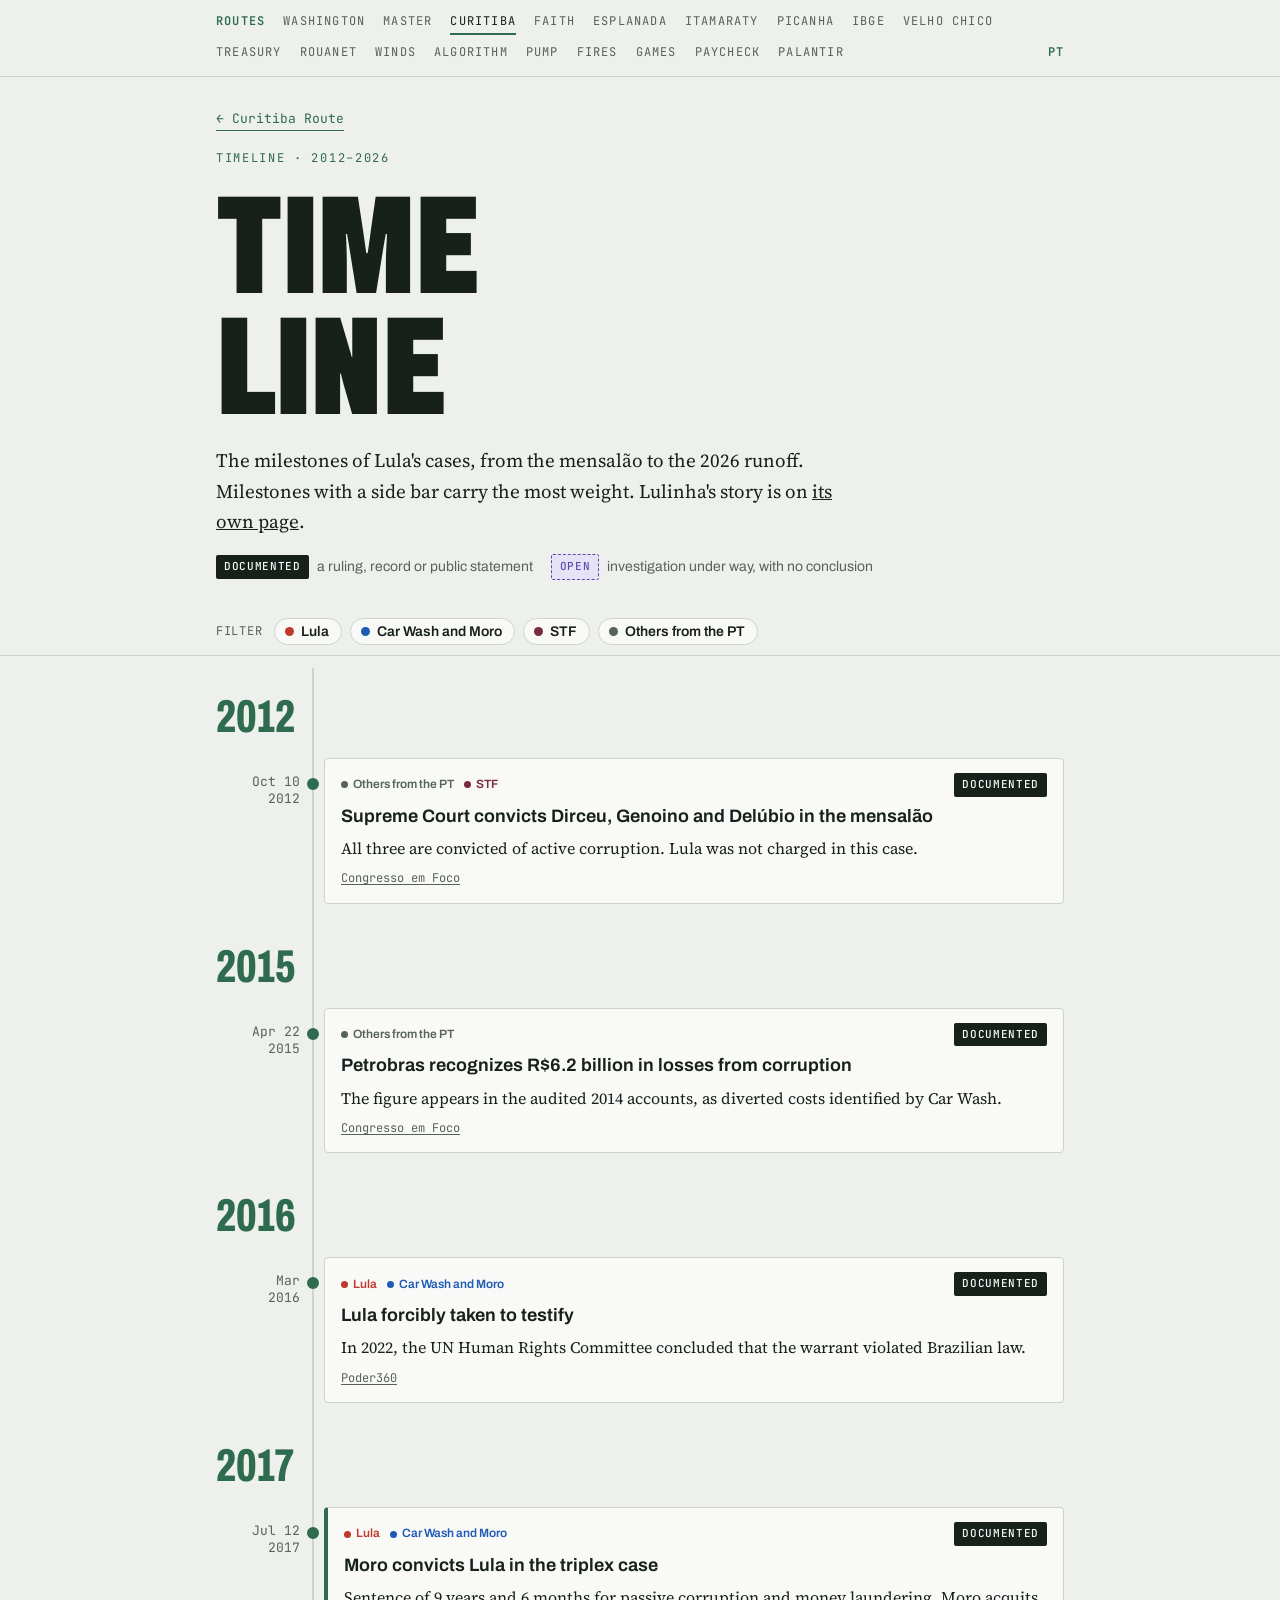
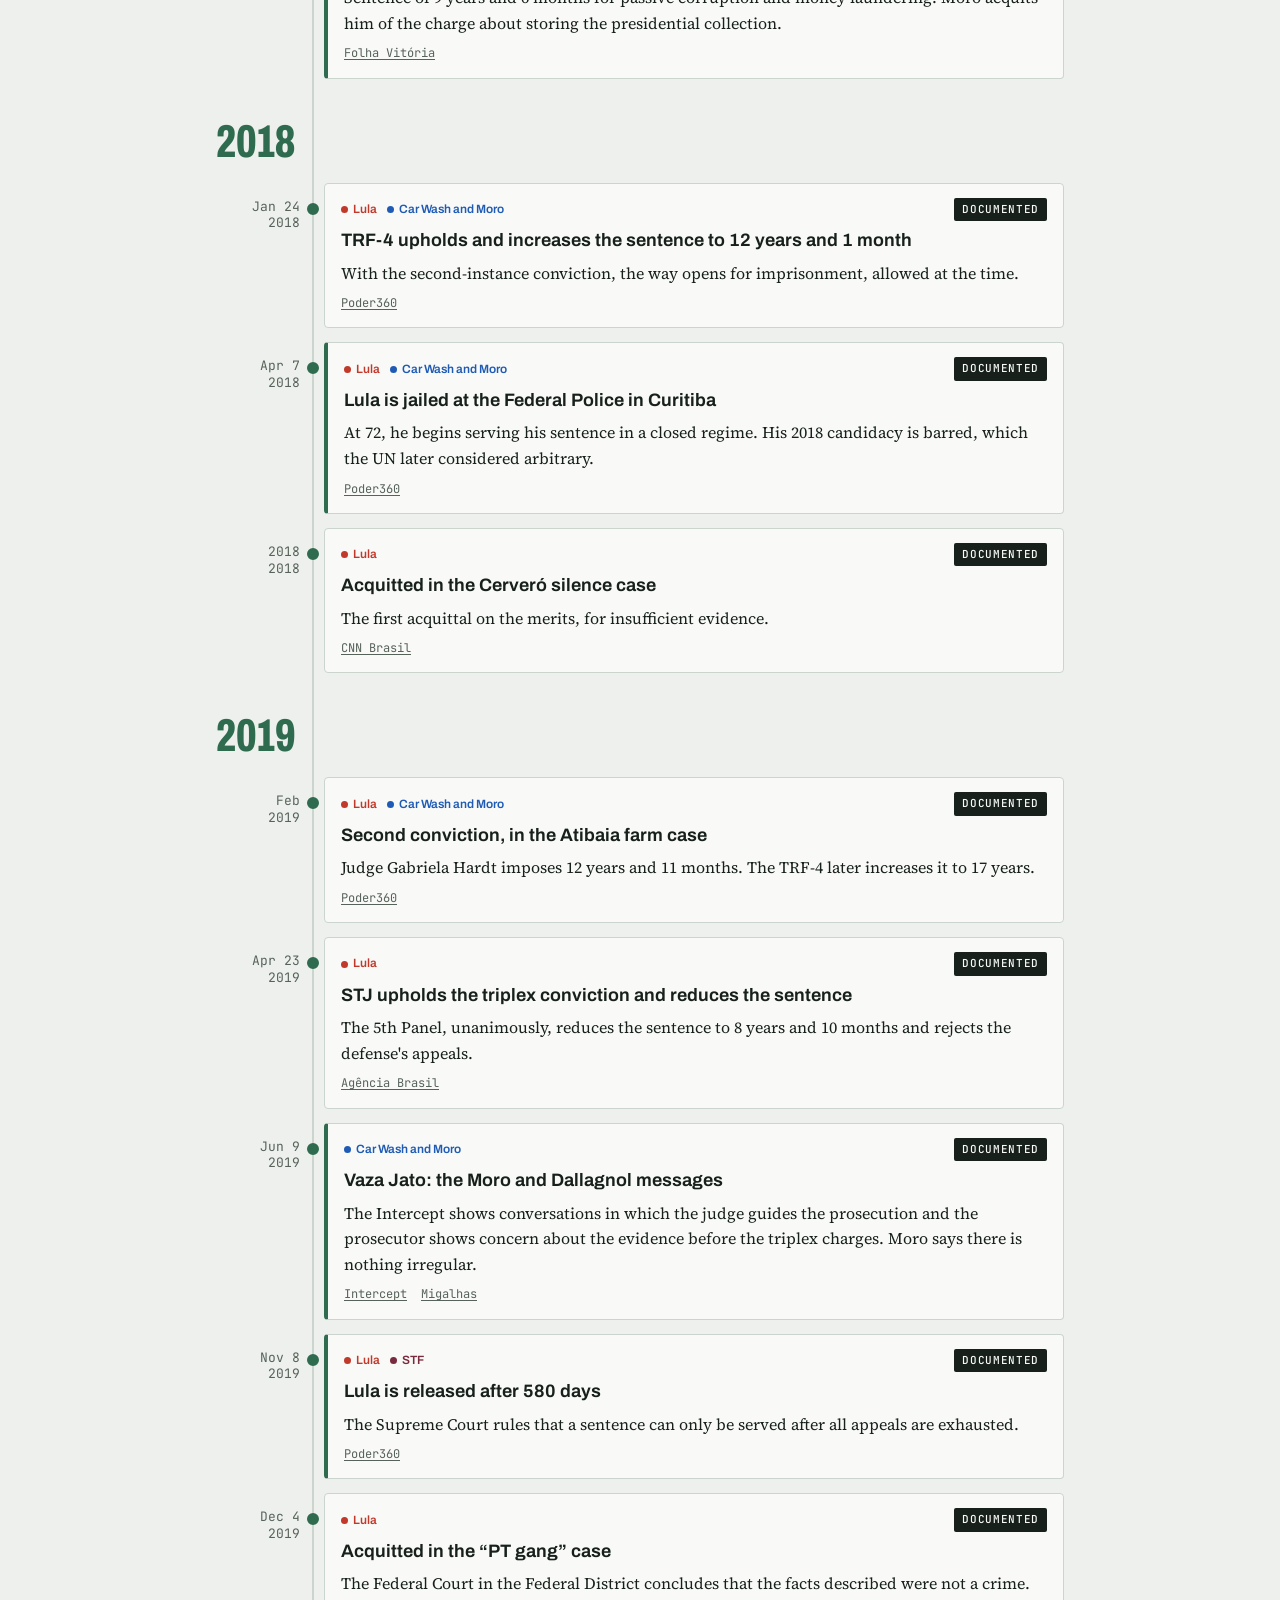
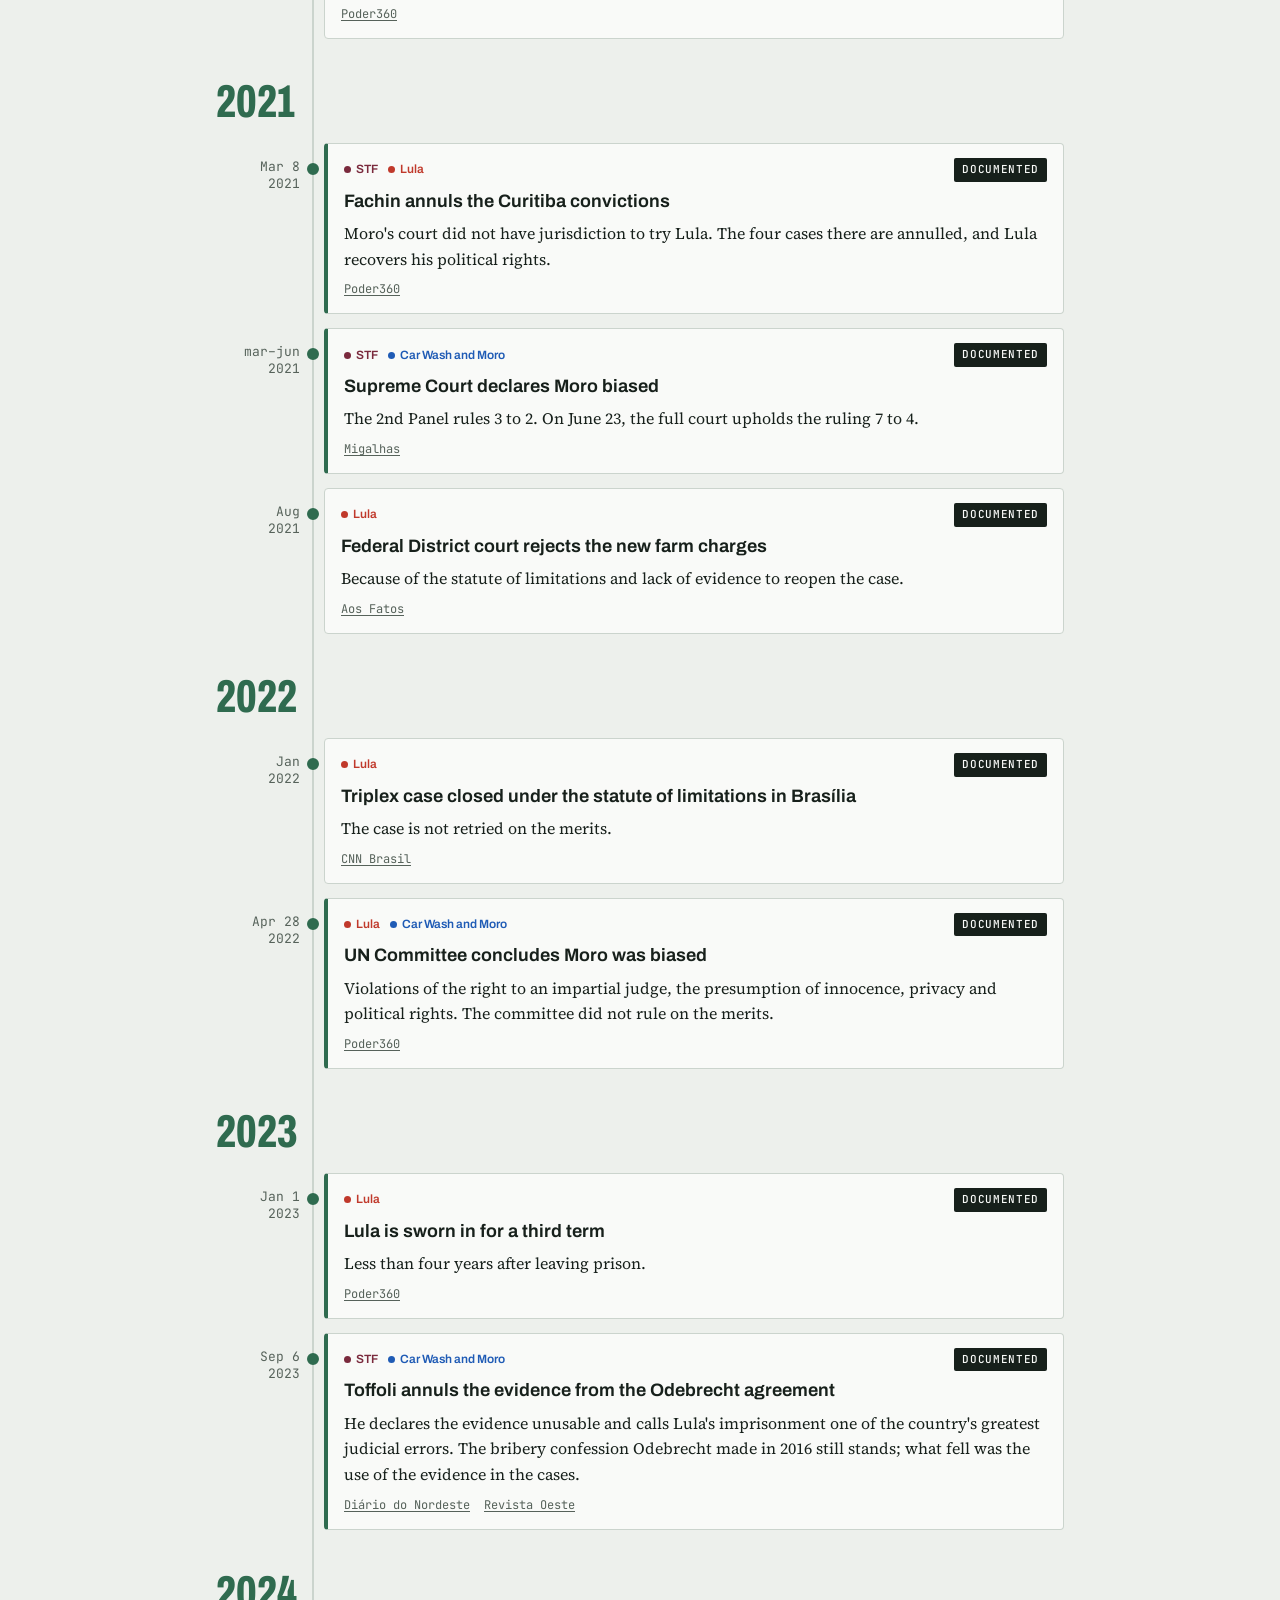
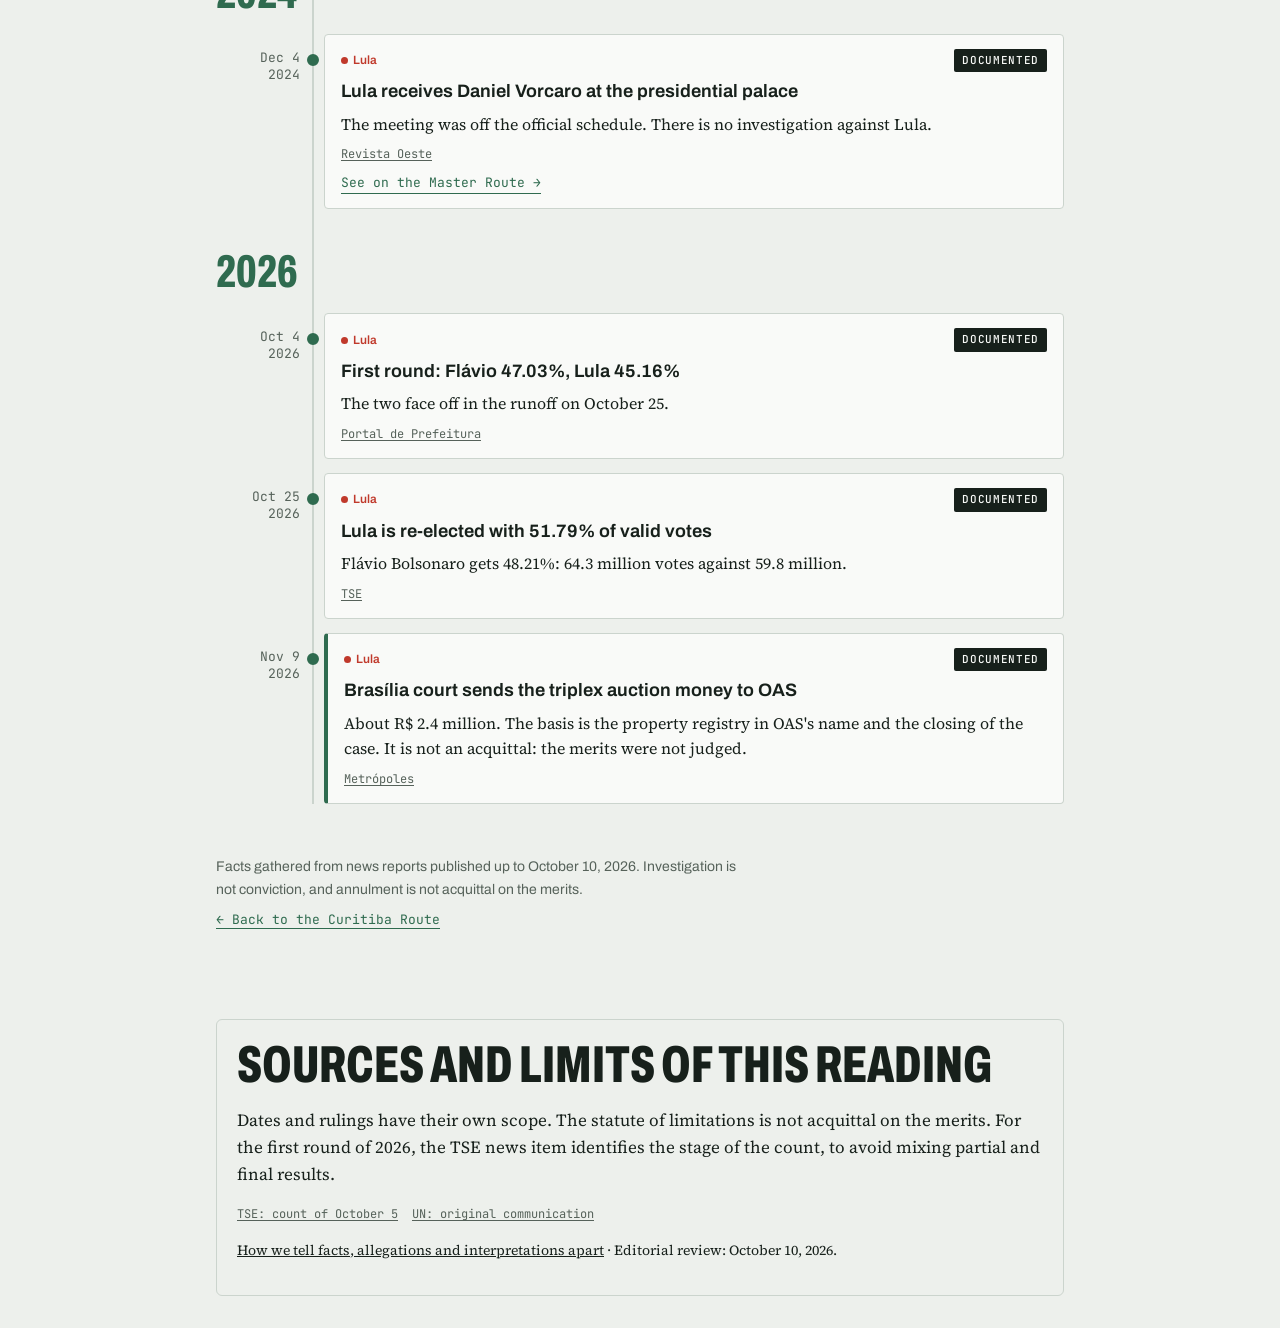
<file: en/linha-do-tempo.html>
<!doctype html>
<html lang="en"><head><meta charset="utf-8"><meta name="viewport" content="width=device-width, initial-scale=1, viewport-fit=cover">
<title>Timeline · Curitiba</title>
<meta name="description" content="Timeline of Lula's cases, from the mensalão to the 2026 runoff, with sources and evidence labels.">
<style>:root{color-scheme:light;padding-top:env(safe-area-inset-top,0px);padding-bottom:env(safe-area-inset-bottom,0px)}img{max-width:100%}[hidden]{display:none!important}</style>
<link rel="preconnect" href="https://fonts.googleapis.com">
<link rel="stylesheet" href="https://fonts.googleapis.com/css2?family=Archivo:wdth,wght@62..125,400..900&family=Source+Serif+4:opsz,wght@8..60,400;8..60,600&family=JetBrains+Mono:wght@400;500;600&display=swap">
<link rel="stylesheet" href="../estilo.css">
<style>
:root{--c-lula:#c0392b;--c-lava:#1f5bb5;--c-stf:#7a2a3d;--c-pt:#56625a}
@media (prefers-color-scheme:dark){:root:not([data-theme="light"]){--c-lula:#f2796c;--c-lava:#78a8f2;--c-stf:#e0899c;--c-pt:#9aa89f}}
:root[data-theme="dark"]{--c-lula:#f2796c;--c-lava:#78a8f2;--c-stf:#e0899c;--c-pt:#9aa89f}
.hero{padding-block:32px 8px;display:grid;gap:18px}
h1{font-size:clamp(54px,13vw,112px)}
.filters{position:sticky;top:env(safe-area-inset-top,0px);z-index:5;background:var(--bg);border-bottom:1px solid var(--line);padding-block:10px;margin-top:20px}
.filters .wrap{display:flex;flex-wrap:wrap;gap:8px;align-items:center}
.filters .lbl{font-family:var(--mono);font-size:12px;color:var(--muted);letter-spacing:.06em;text-transform:uppercase;margin-right:4px}
.chip{font-family:var(--ui);font-size:14px;font-weight:600;border:1.5px solid var(--line);background:var(--paper);color:var(--ink);border-radius:999px;padding:5px 12px 5px 10px;cursor:pointer;display:inline-flex;align-items:center;gap:7px}
.chip i{width:9px;height:9px;border-radius:50%;background:var(--c)}
.chip[aria-pressed="true"]{border-color:var(--c);background:color-mix(in srgb,var(--c) 14%,var(--paper))}
.chip:focus-visible{outline:3px solid var(--accent);outline-offset:2px}
</style>
</head><body>
<style>/* barra comum das Rotas */.rotas-bar .rb-lang{margin-left:auto;color:var(--accent);font-weight:600}.rotas-bar{border-bottom:1px solid var(--line);background:var(--bg);font-family:var(--mono);font-size:12px;letter-spacing:.1em;text-transform:uppercase}.rotas-bar>div{max-width:880px;margin:0 auto;padding:10px 16px;display:flex;flex-wrap:wrap;align-items:center;gap:6px 18px}.rotas-bar a{color:var(--muted);text-decoration:none;padding-block:2px;border-bottom:2px solid transparent}.rotas-bar a:hover{color:var(--ink)}.rotas-bar a[aria-current]{color:var(--ink);border-bottom-color:var(--accent)}.rotas-bar .rb-home{color:var(--accent);font-weight:600}.rotas-bar a:focus-visible{outline:3px solid var(--accent);outline-offset:2px}</style><style>/* padrão das Rotas: formato detalhado */body{font-size:17px;line-height:1.6}h1{font-family:var(--display);font-stretch:62%;font-weight:900;font-size:clamp(60px,15vw,140px);line-height:.86;text-transform:uppercase;overflow-wrap:anywhere}h2{font-family:var(--display);font-stretch:66%;font-weight:800;font-size:clamp(34px,7vw,52px);line-height:.95;text-transform:uppercase}</style><nav class="rotas-bar" aria-label="Routes"><div><a class="rb-home" href="https://fcarvalhodev.github.io/rotas/en/">Routes</a><a href="https://fcarvalhodev.github.io/rota-washington/en/">Washington</a><a href="https://fcarvalhodev.github.io/rota-master/en/">Master</a><a href="https://fcarvalhodev.github.io/rota-curitiba/en/" aria-current="page">Curitiba</a><a href="https://fcarvalhodev.github.io/rota-da-fe/en/">Faith</a><a href="https://fcarvalhodev.github.io/rota-esplanada/en/">Esplanada</a><a href="https://fcarvalhodev.github.io/rota-itamaraty/en/">Itamaraty</a><a href="https://fcarvalhodev.github.io/rota-da-picanha/en/">Picanha</a><a href="https://fcarvalhodev.github.io/rota-do-ibge/en/">IBGE</a><a href="https://fcarvalhodev.github.io/rota-velho-chico/en/">Velho Chico</a><a href="https://fcarvalhodev.github.io/rota-do-tesouro/en/">Treasury</a><a href="https://fcarvalhodev.github.io/rota-rouanet/en/">Rouanet</a><a href="https://fcarvalhodev.github.io/rota-dos-ventos/en/">Winds</a><a href="https://fcarvalhodev.github.io/rota-do-algoritmo/en/">Algorithm</a><a href="https://fcarvalhodev.github.io/rota-do-posto/en/">Pump</a><a href="https://fcarvalhodev.github.io/rota-das-queimadas/en/">Fires</a><a href="https://fcarvalhodev.github.io/rota-dos-games/en/">Games</a><a href="https://fcarvalhodev.github.io/rota-do-contracheque/en/">Paycheck</a><a href="https://fcarvalhodev.github.io/rota-palantir/en/">Palantir</a><a class="rb-lang" href="../linha-do-tempo.html" hreflang="pt-BR" lang="pt-BR">PT</a></div></nav>

<header class="wrap hero">
  <a class="back" href="./">← Curitiba Route</a>
  <div class="kicker">Timeline · 2012–2026</div>
  <h1>Time<br>line</h1>
  <p class="lede">The milestones of Lula's cases, from the mensalão to the 2026 runoff. Milestones with a side bar carry the most weight. Lulinha's story is on <a href="lulinha.html">its own page</a>.</p>
  <div class="legend">
    <span><b class="ev doc">Documented</b> a ruling, record or public statement</span> <span><b class="ev open">Open</b> investigation under way, with no conclusion</span>
  </div>
</header>
<nav class="filters" aria-label="Filter by person"><div class="wrap" id="chips"><span class="lbl">Filter</span></div></nav>
<main class="wrap">
  <section class="sec" aria-label="Timeline" style="padding-top:12px">
    <div class="tl" id="tl"><div class="rail" aria-hidden="true"><b id="railfill"></b></div></div>
    <p class="empty" id="empty" hidden>No events for this filter.</p>
  </section>
  <footer>
    <p>Facts gathered from news reports published up to October 10, 2026. Investigation is not conviction, and annulment is not acquittal on the merits.</p>
    <p><a class="back" href="./">← Back to the Curitiba Route</a></p>
  </footer>

<section id="fontes-revisao" aria-labelledby="h-fontes-revisao" style="margin-block:32px;padding:20px;border:1px solid var(--line);border-radius:6px">
<h2 id="h-fontes-revisao">Sources and limits of this reading</h2>
<p>Dates and rulings have their own scope. The statute of limitations is not acquittal on the merits. For the first round of 2026, the TSE news item identifies the stage of the count, to avoid mixing partial and final results.</p>
<div class="src"><a href="https://www.tse.jus.br/comunicacao/noticias/2026/Outubro/flavio-bolsonaro-e-lula-vao-disputar-o-2o-turno-para-a-presidencia-da-republica" target="_blank" rel="noopener">TSE: count of October 5</a><a href="https://juris.ohchr.org/casedetails/3115/en-Us" target="_blank" rel="noopener">UN: original communication</a></div>
<p style="font-size:14px"><a href="https://fcarvalhodev.github.io/rotas/en/metodologia.html">How we tell facts, allegations and interpretations apart</a> · Editorial review: October 10, 2026.</p>
</section>
</main>
<script>
const esc=s=>s.replace(/&/g,"&amp;").replace(/</g,"&lt;");
const A={lula:["Lula","var(--c-lula)"],lava:["Car Wash and Moro","var(--c-lava)"],stf:["STF","var(--c-stf)"],pt:["Others from the PT","var(--c-pt)"]};
const E=[
 {y:2012,d:"Oct 10",a:["pt","stf"],ev:"doc",t:"Supreme Court convicts Dirceu, Genoino and Delúbio in the mensalão",b:"All three are convicted of active corruption. Lula was not charged in this case.",s:[["Congresso em Foco","https://www.congressoemfoco.com.br/noticia/67766/stf-dirceu-genoino-e-delubio-condenados-por-corrupcao"]]},
 {y:2015,d:"Apr 22",a:["pt"],ev:"doc",t:"Petrobras recognizes R$6.2 billion in losses from corruption",b:"The figure appears in the audited 2014 accounts, as diverted costs identified by Car Wash.",s:[["Congresso em Foco","https://www.congressoemfoco.com.br/noticias/petrobras-perde-r-62-bilhoes-com-corrupcao/"]]},
 {y:2016,d:"Mar",a:["lula","lava"],ev:"doc",t:"Lula forcibly taken to testify",b:"In 2022, the UN Human Rights Committee concluded that the warrant violated Brazilian law.",s:[["Poder360","https://www.poder360.com.br/justica/onu-conclui-que-moro-foi-parcial-no-julgamento-de-lula/"]]},
 {y:2017,d:"Jul 12",k:1,a:["lula","lava"],ev:"doc",t:"Moro convicts Lula in the triplex case",b:"Sentence of 9 years and 6 months for passive corruption and money laundering. Moro acquits him of the charge about storing the presidential collection.",s:[["Folha Vitória","https://www.folhavitoria.com.br/politica/entenda-o-caso-triplex-em-que-lula-foi-condenado/"]]},
 {y:2018,d:"Jan 24",a:["lula","lava"],ev:"doc",t:"TRF-4 upholds and increases the sentence to 12 years and 1 month",b:"With the second-instance conviction, the way opens for imprisonment, allowed at the time.",s:[["Poder360","https://www.poder360.com.br/governo/da-prisao-ao-planalto-lula-era-preso-ha-exatos-5-anos"]]},
 {y:2018,d:"Apr 7",k:1,a:["lula","lava"],ev:"doc",t:"Lula is jailed at the Federal Police in Curitiba",b:"At 72, he begins serving his sentence in a closed regime. His 2018 candidacy is barred, which the UN later considered arbitrary.",s:[["Poder360","https://www.poder360.com.br/governo/da-prisao-ao-planalto-lula-era-preso-ha-exatos-5-anos"]]},
 {y:2018,d:"2018",a:["lula"],ev:"doc",t:"Acquitted in the Cerveró silence case",b:"The first acquittal on the merits, for insufficient evidence.",s:[["CNN Brasil","https://www.cnnbrasil.com.br/politica/fatos-primeiro-livre-para-disputar-a-eleicao-lula-nao-foi-inocentado-de-todas-as-acusacoes/"]]},
 {y:2019,d:"Feb",a:["lula","lava"],ev:"doc",t:"Second conviction, in the Atibaia farm case",b:"Judge Gabriela Hardt imposes 12 years and 11 months. The TRF-4 later increases it to 17 years.",s:[["Poder360","https://www.poder360.com.br/governo/da-prisao-ao-planalto-lula-era-preso-ha-exatos-5-anos"]]},
 {y:2019,d:"Apr 23",a:["lula"],ev:"doc",t:"STJ upholds the triplex conviction and reduces the sentence",b:"The 5th Panel, unanimously, reduces the sentence to 8 years and 10 months and rejects the defense's appeals.",s:[["Agência Brasil","https://agenciabrasil.ebc.com.br/justica/noticia/2019-04/maioria-do-stj-decide-reduzir-pena-do-ex-presidente-lula"]]},
 {y:2019,d:"Jun 9",k:1,a:["lava"],ev:"doc",t:"Vaza Jato: the Moro and Dallagnol messages",b:"The Intercept shows conversations in which the judge guides the prosecution and the prosecutor shows concern about the evidence before the triplex charges. Moro says there is nothing irregular.",s:[["Intercept","https://www.intercept.com.br/?p=286347"],["Migalhas","https://www.migalhas.com.br/Quentes/17,MI304061,91041-Nao+tem+nada+ali+diz+Moro+sobre+vazamento+de+mensagens"]]},
 {y:2019,d:"Nov 8",k:1,a:["lula","stf"],ev:"doc",t:"Lula is released after 580 days",b:"The Supreme Court rules that a sentence can only be served after all appeals are exhausted.",s:[["Poder360","https://www.poder360.com.br/governo/da-prisao-ao-planalto-lula-era-preso-ha-exatos-5-anos"]]},
 {y:2019,d:"Dec 4",a:["lula"],ev:"doc",t:"Acquitted in the “PT gang” case",b:"The Federal Court in the Federal District concludes that the facts described were not a crime.",s:[["Poder360","https://www.poder360.com.br/justica/lula-diz-que-foi-absolvido-mas-segue-com-problemas-na-justica/"]]},
 {y:2021,d:"Mar 8",k:1,a:["stf","lula"],ev:"doc",t:"Fachin annuls the Curitiba convictions",b:"Moro's court did not have jurisdiction to try Lula. The four cases there are annulled, and Lula recovers his political rights.",s:[["Poder360","https://www.poder360.com.br/governo/da-prisao-ao-planalto-lula-era-preso-ha-exatos-5-anos"]]},
 {y:2021,d:"mar–jun",k:1,a:["stf","lava"],ev:"doc",t:"Supreme Court declares Moro biased",b:"The 2nd Panel rules 3 to 2. On June 23, the full court upholds the ruling 7 to 4.",s:[["Migalhas","https://www.migalhas.com.br/quentes/347494/stf-moro-foi-parcial-ao-condenar-lula"]]},
 {y:2021,d:"Aug",a:["lula"],ev:"doc",t:"Federal District court rejects the new farm charges",b:"Because of the statute of limitations and lack of evidence to reopen the case.",s:[["Aos Fatos","https://www.aosfatos.org/noticias/o-que-e-falso-e-o-que-e-fato-em-declaracoes-de-lula-sobre-absolvicoes-na-onu-e-na-justica/"]]},
 {y:2022,d:"Jan",a:["lula"],ev:"doc",t:"Triplex case closed under the statute of limitations in Brasília",b:"The case is not retried on the merits.",s:[["CNN Brasil","https://www.cnnbrasil.com.br/politica/fatos-primeiro-livre-para-disputar-a-eleicao-lula-nao-foi-inocentado-de-todas-as-acusacoes/"]]},
 {y:2022,d:"Apr 28",k:1,a:["lula","lava"],ev:"doc",t:"UN Committee concludes Moro was biased",b:"Violations of the right to an impartial judge, the presumption of innocence, privacy and political rights. The committee did not rule on the merits.",s:[["Poder360","https://www.poder360.com.br/justica/onu-conclui-que-moro-foi-parcial-no-julgamento-de-lula/"]]},
 {y:2023,d:"Jan 1",k:1,a:["lula"],ev:"doc",t:"Lula is sworn in for a third term",b:"Less than four years after leaving prison.",s:[["Poder360","https://www.poder360.com.br/governo/da-prisao-ao-planalto-lula-era-preso-ha-exatos-5-anos"]]},
 {y:2023,d:"Sep 6",k:1,a:["stf","lava"],ev:"doc",t:"Toffoli annuls the evidence from the Odebrecht agreement",b:"He declares the evidence unusable and calls Lula's imprisonment one of the country's greatest judicial errors. The bribery confession Odebrecht made in 2016 still stands; what fell was the use of the evidence in the cases.",s:[["Diário do Nordeste","https://diariodonordeste.verdesmares.com.br/pontopoder/toffoli-anula-provas-da-odebrecht-e-diz-que-prisao-de-lula-na-lava-jato-foi-armacao-1.3414327"],["Revista Oeste","https://www.revistaoeste.com/politica/odebrecht-confessou-crimes-que-foram-anulados-por-toffoli/"]]},
 {y:2024,d:"Dec 4",a:["lula"],ev:"doc",t:"Lula receives Daniel Vorcaro at the presidential palace",b:"The meeting was off the official schedule. There is no investigation against Lula.",s:[["Revista Oeste","https://revistaoeste.com/politica/lula-recebeu-uisque-de-presente-de-vorcaro/"]],l:["See on the Master Route","https://fcarvalhodev.github.io/rota-master/en/"]},
 {y:2026,d:"Oct 4",a:["lula"],ev:"doc",t:"First round: Flávio 47.03%, Lula 45.16%",b:"The two face off in the runoff on October 25.",s:[["Portal de Prefeitura","https://portaldeprefeitura.com.br/bastidores-da-politica/eleicoes-2026-com-100-das-secoes-totalizadas-flavio-tem-4703-e/633498/"]]},
 {y:2026,d:"Oct 25",a:["lula"],ev:"doc",t:"Lula is re-elected with 51.79% of valid votes",b:"Flávio Bolsonaro gets 48.21%: 64.3 million votes against 59.8 million.",s:[["TSE","https://www.tse.jus.br/comunicacao/noticias/2026/Outubro/presidente-do-tse-anuncia-reeleicao-de-lula-e-faz-balanco-do-2o-turno-das-eleicoes-2026"]]},
 {y:2026,d:"Nov 9",k:1,a:["lula"],ev:"doc",t:"Brasília court sends the triplex auction money to OAS",b:"About R$ 2.4 million. The basis is the property registry in OAS's name and the closing of the case. It is not an acquittal: the merits were not judged.",s:[["Metrópoles","https://www.metropoles.com/brasil/justica-libera-para-a-oas-valor-da-venda-do-triplex-atribuido-a-lula"]]}
];
const EVL={doc:"Documented",alleg:"Allegation",open:"Open"};
const tl=document.getElementById("tl");let lastY=null;
E.forEach(e=>{
  if(e.y!==lastY){const y=document.createElement("div");y.className="year";y.textContent=e.y;y.dataset.year=e.y;tl.appendChild(y);lastY=e.y}
  const el=document.createElement("article");el.className="item"+(e.k?" key":"");el.dataset.a=e.a.join(" ");el.dataset.y=e.y;
  el.innerHTML=`<div class="date">${e.d}<br>${e.y}</div><span class="dot" aria-hidden="true"></span><div class="card"><div class="top"><div class="actors">${e.a.map(k=>`<span class="actor" style="--c:${A[k][1]}">${A[k][0]}</span>`).join("")}</div><span class="ev ${e.ev}">${EVL[e.ev]}</span></div><h3>${esc(e.t)}</h3><p>${esc(e.b)}</p><div class="src">${e.s.map(s=>`<a href="${s[1]}" target="_blank" rel="noopener">${s[0]}</a>`).join("")}</div>${e.l?`<a class="more" href="${e.l[1]}">${e.l[0]} →</a>`:""}</div>`;
  tl.appendChild(el);
});
const chips=document.getElementById("chips"),active=new Set();
Object.entries(A).forEach(([k,[n,c]])=>{const b=document.createElement("button");b.type="button";b.className="chip";b.id="f-"+k;b.style.setProperty("--c",c);b.setAttribute("aria-pressed","false");b.innerHTML=`<i></i>${n}`;b.onclick=()=>{active.has(k)?active.delete(k):active.add(k);b.setAttribute("aria-pressed",active.has(k));apply()};chips.appendChild(b)});
function apply(){let shown=0;const ys={};tl.querySelectorAll(".item").forEach(it=>{const ok=!active.size||it.dataset.a.split(" ").some(a=>active.has(a));it.hidden=!ok;if(ok){shown++;ys[it.dataset.y]=1}});tl.querySelectorAll(".year").forEach(y=>y.hidden=!ys[y.dataset.year]);document.getElementById("empty").hidden=shown>0;rail()}
const fill=document.getElementById("railfill");
function rail(){const r=tl.getBoundingClientRect(),vh=innerHeight;fill.style.height=Math.min(1,Math.max(0,(vh*.6-r.top)/r.height))*100+"%";tl.querySelectorAll(".item:not([hidden])").forEach(it=>{if(it.getBoundingClientRect().top<vh*.75)it.classList.add("seen")})}
addEventListener("scroll",rail,{passive:true});addEventListener("resize",rail);rail();
</script>
</body></html>
</file>
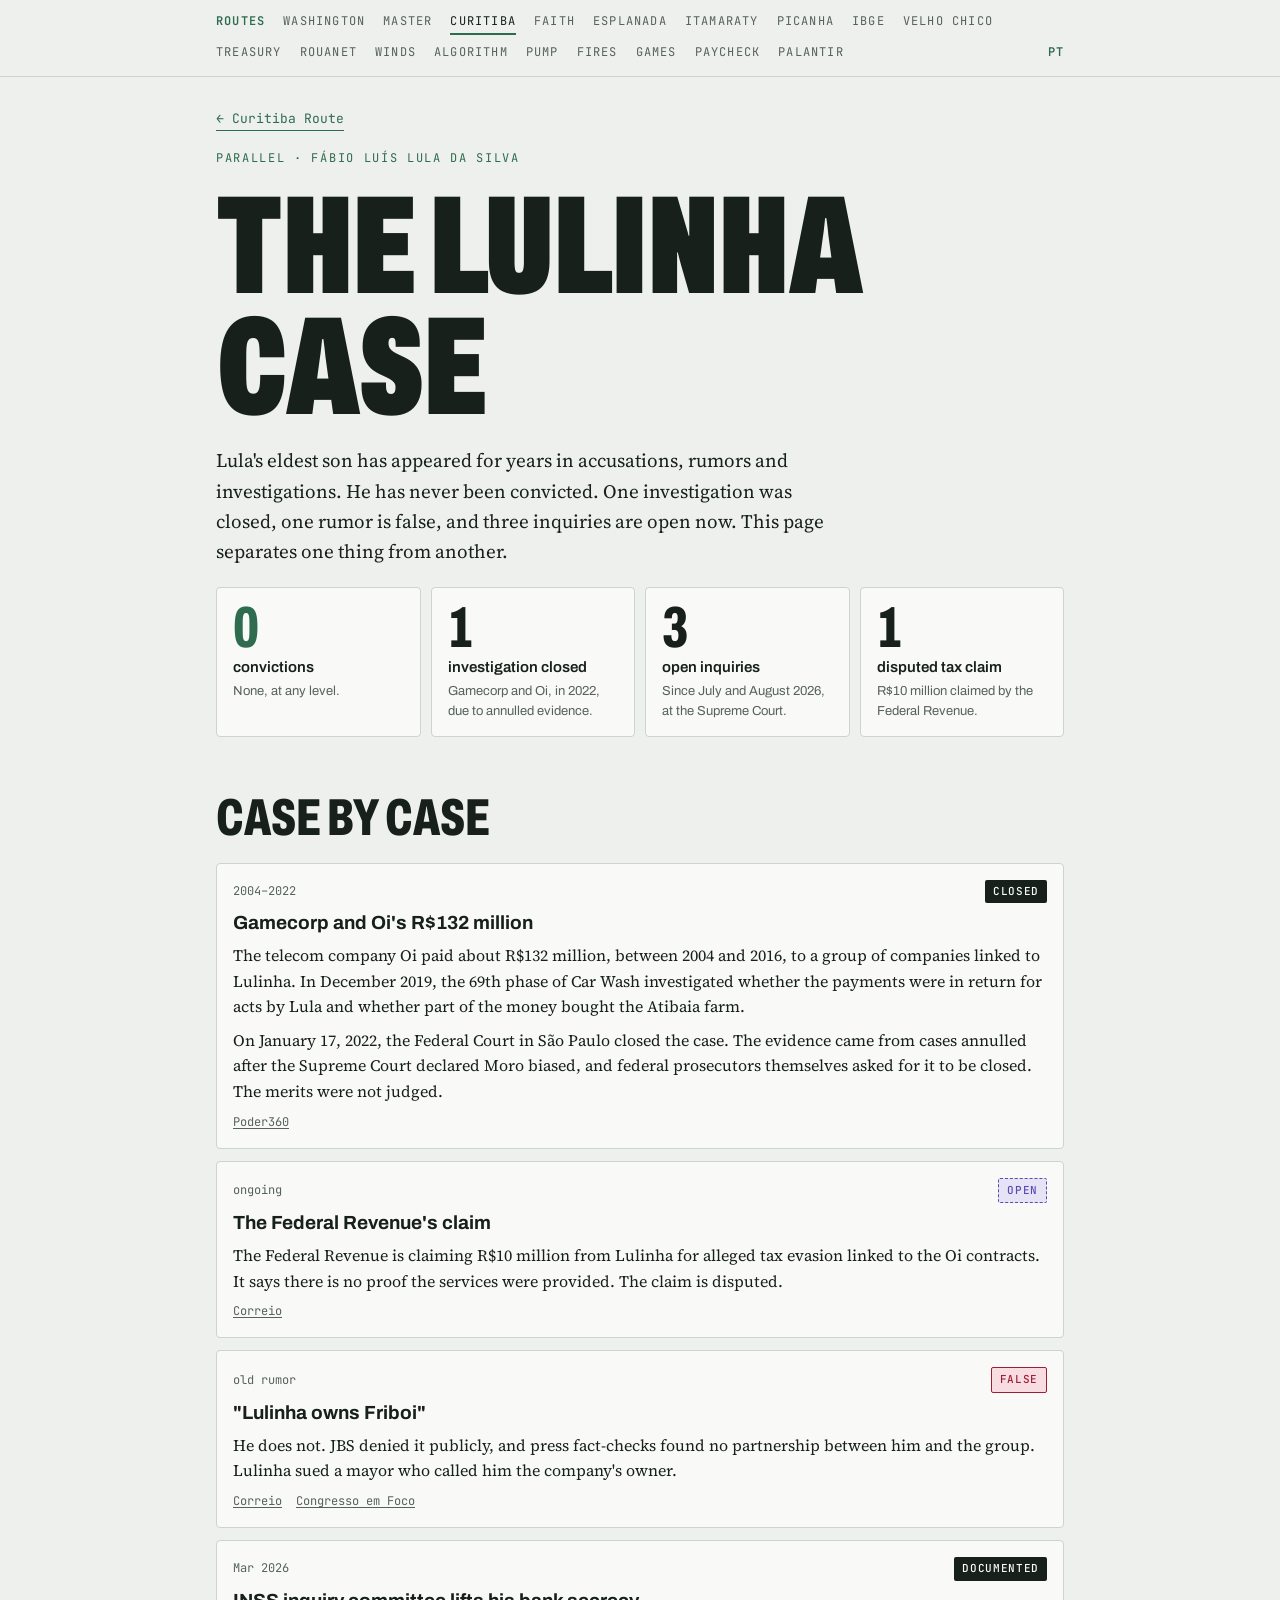
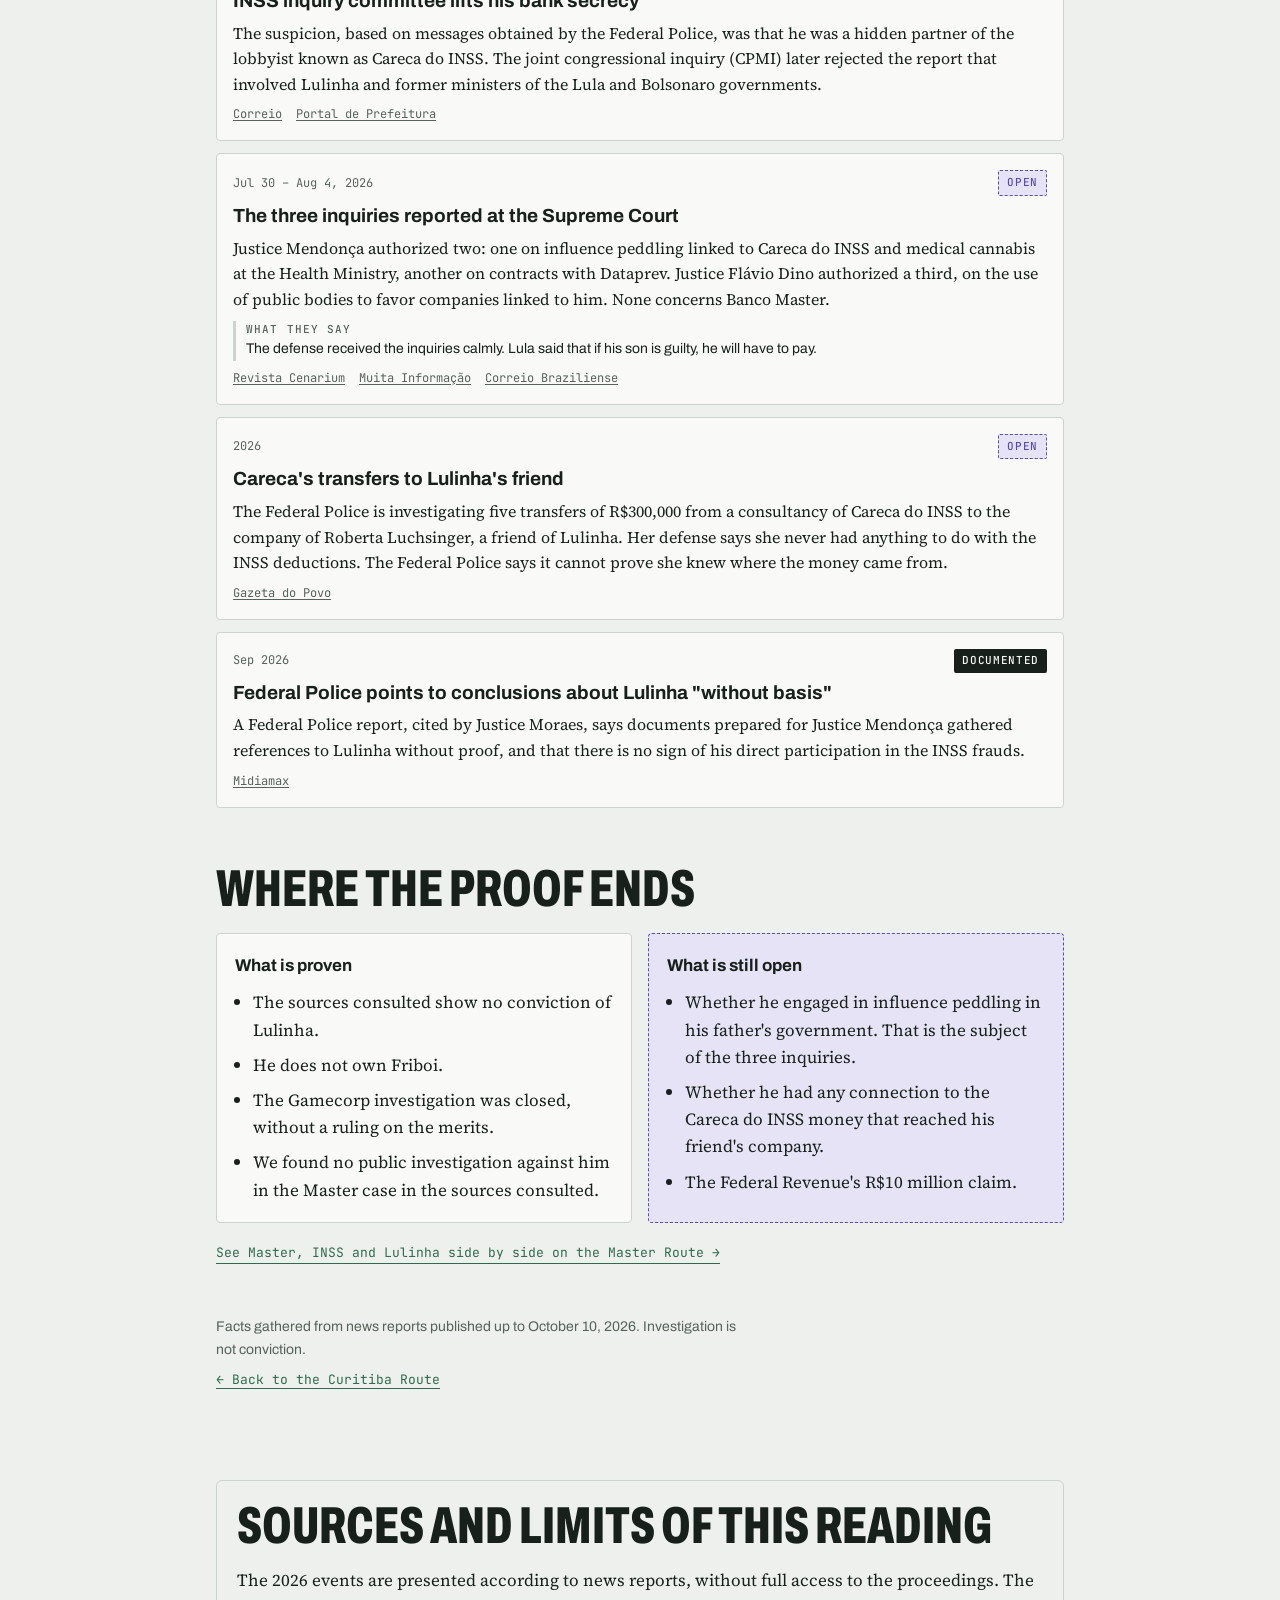
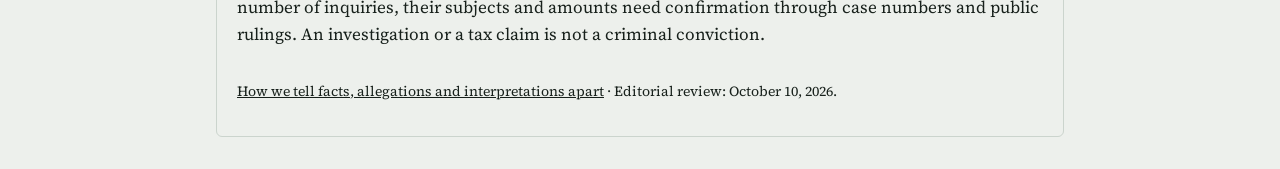
<file: en/lulinha.html>
<!doctype html>
<html lang="en"><head><meta charset="utf-8"><meta name="viewport" content="width=device-width, initial-scale=1, viewport-fit=cover">
<title>The Lulinha case</title>
<meta name="description" content="Fábio Luís Lula da Silva: what was closed, what is open and what is rumor, with sources.">
<style>:root{color-scheme:light;padding-top:env(safe-area-inset-top,0px);padding-bottom:env(safe-area-inset-bottom,0px)}img{max-width:100%}[hidden]{display:none!important}</style>
<link rel="preconnect" href="https://fonts.googleapis.com">
<link rel="stylesheet" href="https://fonts.googleapis.com/css2?family=Archivo:wdth,wght@62..125,400..900&family=Source+Serif+4:opsz,wght@8..60,400;8..60,600&family=JetBrains+Mono:wght@400;500;600&display=swap">
<link rel="stylesheet" href="../estilo.css">
<style>
.hero{padding-block:32px 8px;display:grid;gap:18px}
h1{font-size:clamp(58px,14vw,120px)}
.ledger{display:grid;grid-template-columns:repeat(4,minmax(0,1fr));gap:10px}
.ledger div{background:var(--paper);border:1px solid var(--line);border-radius:4px;padding:14px 16px;display:grid;gap:4px;align-content:start}
.ledger b{font-family:var(--display);font-stretch:66%;font-weight:800;font-size:58px;line-height:.9;font-variant-numeric:tabular-nums}
.ledger span{font-family:var(--ui);font-weight:600;font-size:15px;line-height:1.25}
.ledger small{font-family:var(--ui);font-size:13px;color:var(--muted)}
.ledger .z b{color:var(--accent)}
@media (max-width:640px){.ledger{grid-template-columns:repeat(2,minmax(0,1fr))}}
.files{display:grid;gap:12px}
.file{background:var(--paper);border:1px solid var(--line);border-radius:4px;padding:16px;display:grid;gap:8px}
.file .top{display:flex;flex-wrap:wrap;gap:6px 12px;justify-content:space-between;align-items:center}
.file .when{font-family:var(--mono);font-size:12px;color:var(--muted)}
.file h3{margin:0;font-size:19px;line-height:1.25}
.file p{margin:0;font-size:16px}
.file .says{font-family:var(--ui);font-size:14px;border-left:3px solid var(--line);padding-left:10px}
.file .says b{display:block;font-family:var(--mono);font-size:11px;letter-spacing:.1em;text-transform:uppercase;color:var(--muted);font-weight:500}
</style>
</head><body>
<style>/* barra comum das Rotas */.rotas-bar .rb-lang{margin-left:auto;color:var(--accent);font-weight:600}.rotas-bar{border-bottom:1px solid var(--line);background:var(--bg);font-family:var(--mono);font-size:12px;letter-spacing:.1em;text-transform:uppercase}.rotas-bar>div{max-width:880px;margin:0 auto;padding:10px 16px;display:flex;flex-wrap:wrap;align-items:center;gap:6px 18px}.rotas-bar a{color:var(--muted);text-decoration:none;padding-block:2px;border-bottom:2px solid transparent}.rotas-bar a:hover{color:var(--ink)}.rotas-bar a[aria-current]{color:var(--ink);border-bottom-color:var(--accent)}.rotas-bar .rb-home{color:var(--accent);font-weight:600}.rotas-bar a:focus-visible{outline:3px solid var(--accent);outline-offset:2px}</style><style>/* padrão das Rotas: formato detalhado */body{font-size:17px;line-height:1.6}h1{font-family:var(--display);font-stretch:62%;font-weight:900;font-size:clamp(60px,15vw,140px);line-height:.86;text-transform:uppercase;overflow-wrap:anywhere}h2{font-family:var(--display);font-stretch:66%;font-weight:800;font-size:clamp(34px,7vw,52px);line-height:.95;text-transform:uppercase}</style><nav class="rotas-bar" aria-label="Routes"><div><a class="rb-home" href="https://fcarvalhodev.github.io/rotas/en/">Routes</a><a href="https://fcarvalhodev.github.io/rota-washington/en/">Washington</a><a href="https://fcarvalhodev.github.io/rota-master/en/">Master</a><a href="https://fcarvalhodev.github.io/rota-curitiba/en/" aria-current="page">Curitiba</a><a href="https://fcarvalhodev.github.io/rota-da-fe/en/">Faith</a><a href="https://fcarvalhodev.github.io/rota-esplanada/en/">Esplanada</a><a href="https://fcarvalhodev.github.io/rota-itamaraty/en/">Itamaraty</a><a href="https://fcarvalhodev.github.io/rota-da-picanha/en/">Picanha</a><a href="https://fcarvalhodev.github.io/rota-do-ibge/en/">IBGE</a><a href="https://fcarvalhodev.github.io/rota-velho-chico/en/">Velho Chico</a><a href="https://fcarvalhodev.github.io/rota-do-tesouro/en/">Treasury</a><a href="https://fcarvalhodev.github.io/rota-rouanet/en/">Rouanet</a><a href="https://fcarvalhodev.github.io/rota-dos-ventos/en/">Winds</a><a href="https://fcarvalhodev.github.io/rota-do-algoritmo/en/">Algorithm</a><a href="https://fcarvalhodev.github.io/rota-do-posto/en/">Pump</a><a href="https://fcarvalhodev.github.io/rota-das-queimadas/en/">Fires</a><a href="https://fcarvalhodev.github.io/rota-dos-games/en/">Games</a><a href="https://fcarvalhodev.github.io/rota-do-contracheque/en/">Paycheck</a><a href="https://fcarvalhodev.github.io/rota-palantir/en/">Palantir</a><a class="rb-lang" href="../lulinha.html" hreflang="pt-BR" lang="pt-BR">PT</a></div></nav>


<header class="wrap hero">
  <a class="back" href="./">← Curitiba Route</a>
  <div class="kicker">Parallel · Fábio Luís Lula da Silva</div>
  <h1>The Lulinha<br>case</h1>
  <p class="lede">Lula's eldest son has appeared for years in accusations, rumors and investigations. He has never been convicted. One investigation was closed, one rumor is false, and three inquiries are open now. This page separates one thing from another.</p>
</header>

<main class="wrap">
  <section class="sec" aria-labelledby="h-l" style="padding-top:12px">
    <h2 id="h-l" class="sr" style="position:absolute;left:-9999px">Status</h2>
    <div class="ledger">
      <div class="z"><b>0</b><span>convictions</span><small>None, at any level.</small></div>
      <div><b>1</b><span>investigation closed</span><small>Gamecorp and Oi, in 2022, due to annulled evidence.</small></div>
      <div><b>3</b><span>open inquiries</span><small>Since July and August 2026, at the Supreme Court.</small></div>
      <div><b>1</b><span>disputed tax claim</span><small>R$10 million claimed by the Federal Revenue.</small></div>
    </div>
  </section>

  <section class="sec" aria-labelledby="h-f">
    <h2 id="h-f">Case by case</h2>
    <div class="files">
      <article class="file"><div class="top"><span class="when">2004–2022</span><span class="ev doc">Closed</span></div>
        <h3>Gamecorp and Oi's R$132 million</h3>
        <p>The telecom company Oi paid about R$132 million, between 2004 and 2016, to a group of companies linked to Lulinha. In December 2019, the 69th phase of Car Wash investigated whether the payments were in return for acts by Lula and whether part of the money bought the Atibaia farm.</p>
        <p>On January 17, 2022, the Federal Court in São Paulo closed the case. The evidence came from cases annulled after the Supreme Court declared Moro biased, and federal prosecutors themselves asked for it to be closed. The merits were not judged.</p>
        <div class="src"><a href="https://www.poder360.com.br/lava-jato/juiza-arquiva-investigacao-da-lava-jato-contra-filho-de-lula/" target="_blank" rel="noopener">Poder360</a></div></article>
      <article class="file"><div class="top"><span class="when">ongoing</span><span class="ev open">Open</span></div>
        <h3>The Federal Revenue's claim</h3>
        <p>The Federal Revenue is claiming R$10 million from Lulinha for alleged tax evasion linked to the Oi contracts. It says there is no proof the services were provided. The claim is disputed.</p>
        <div class="src"><a href="https://www.correio24horas.com.br/politica/quem-e-lulinha-filho-de-lula-teve-o-sigilo-bancario-quebrado-por-decisao-da-cpmi-do-inss-0326" target="_blank" rel="noopener">Correio</a></div></article>
      <article class="file"><div class="top"><span class="when">old rumor</span><span class="ev no">False</span></div>
        <h3>"Lulinha owns Friboi"</h3>
        <p>He does not. JBS denied it publicly, and press fact-checks found no partnership between him and the group. Lulinha sued a mayor who called him the company's owner.</p>
        <div class="src"><a href="https://www.correio24horas.com.br/politica/quem-e-lulinha-filho-de-lula-teve-o-sigilo-bancario-quebrado-por-decisao-da-cpmi-do-inss-0326" target="_blank" rel="noopener">Correio</a><a href="https://congressoemfoco.com.br/noticias/filho-de-lula-processa-prefeito-tucano-que-o-chamou-de-dono-da-friboi" target="_blank" rel="noopener">Congresso em Foco</a></div></article>
      <article class="file"><div class="top"><span class="when">Mar 2026</span><span class="ev doc">Documented</span></div>
        <h3>INSS inquiry committee lifts his bank secrecy</h3>
        <p>The suspicion, based on messages obtained by the Federal Police, was that he was a hidden partner of the lobbyist known as Careca do INSS. The joint congressional inquiry (CPMI) later rejected the report that involved Lulinha and former ministers of the Lula and Bolsonaro governments.</p>
        <div class="src"><a href="https://www.correio24horas.com.br/politica/quem-e-lulinha-filho-de-lula-teve-o-sigilo-bancario-quebrado-por-decisao-da-cpmi-do-inss-0326" target="_blank" rel="noopener">Correio</a><a href="https://portaldeprefeitura.com.br/tags/inquerito/" target="_blank" rel="noopener">Portal de Prefeitura</a></div></article>
      <article class="file"><div class="top"><span class="when">Jul 30 – Aug 4, 2026</span><span class="ev open">Open</span></div>
        <h3>The three inquiries reported at the Supreme Court</h3>
        <p>Justice Mendonça authorized two: one on influence peddling linked to Careca do INSS and medical cannabis at the Health Ministry, another on contracts with Dataprev. Justice Flávio Dino authorized a third, on the use of public bodies to favor companies linked to him. None concerns Banco Master.</p>
        <div class="says"><b>What they say</b>The defense received the inquiries calmly. Lula said that if his son is guilty, he will have to pay.</div>
        <div class="src"><a href="https://revistacenarium.com.br/understanding-the-investigations-authorized-by-the-stf-against-lulinha/" target="_blank" rel="noopener">Revista Cenarium</a><a href="https://muitainformacao.com.br/politica/flavio-dino-autoriza-terceiro-inquerito-contra-lulinha-apos-pedido-da-policia-federal/" target="_blank" rel="noopener">Muita Informação</a><a href="https://edicao.correiobraziliense.com.br/correiobraziliense/2026/07/31/13594c/pdf/A02-POL-3107-DIG.pdf" target="_blank" rel="noopener">Correio Braziliense</a></div></article>
      <article class="file"><div class="top"><span class="when">2026</span><span class="ev open">Open</span></div>
        <h3>Careca's transfers to Lulinha's friend</h3>
        <p>The Federal Police is investigating five transfers of R$300,000 from a consultancy of Careca do INSS to the company of Roberta Luchsinger, a friend of Lulinha. Her defense says she never had anything to do with the INSS deductions. The Federal Police says it cannot prove she knew where the money came from.</p>
        <div class="src"><a href="https://www.gazetadopovo.com.br/republica/pf-aponta-repasses-do-careca-para-empresa-de-amiga-de-lulinha/" target="_blank" rel="noopener">Gazeta do Povo</a></div></article>
      <article class="file"><div class="top"><span class="when">Sep 2026</span><span class="ev doc">Documented</span></div>
        <h3>Federal Police points to conclusions about Lulinha "without basis"</h3>
        <p>A Federal Police report, cited by Justice Moraes, says documents prepared for Justice Mendonça gathered references to Lulinha without proof, and that there is no sign of his direct participation in the INSS frauds.</p>
        <div class="src"><a href="https://midiamax.com.br/brasil/2026/pf-aponta-imputacao-sem-lastro-contra-lulinha-relatorio-mendonca/" target="_blank" rel="noopener">Midiamax</a></div></article>
    </div>
  </section>

  <section class="sec" aria-labelledby="h-v">
    <h2 id="h-v">Where the proof ends</h2>
    <div class="verdict">
      <div class="col yes"><h3>What is proven</h3><ul>
        <li>The sources consulted show no conviction of Lulinha.</li>
        <li>He does not own Friboi.</li>
        <li>The Gamecorp investigation was closed, without a ruling on the merits.</li>
        <li>We found no public investigation against him in the Master case in the sources consulted.</li>
      </ul></div>
      <div class="col not"><h3>What is still open</h3><ul>
        <li>Whether he engaged in influence peddling in his father's government. That is the subject of the three inquiries.</li>
        <li>Whether he had any connection to the Careca do INSS money that reached his friend's company.</li>
        <li>The Federal Revenue's R$10 million claim.</li>
      </ul></div>
    </div>
    <a class="more" href="https://fcarvalhodev.github.io/rota-master/en/tres-casos.html">See Master, INSS and Lulinha side by side on the Master Route →</a>
  </section>

  <footer>
    <p>Facts gathered from news reports published up to October 10, 2026. Investigation is not conviction.</p>
    <p><a class="back" href="./">← Back to the Curitiba Route</a></p>
  </footer>

<section id="fontes-revisao" aria-labelledby="h-fontes-revisao" style="margin-block:32px;padding:20px;border:1px solid var(--line);border-radius:6px">
<h2 id="h-fontes-revisao">Sources and limits of this reading</h2>
<p>The 2026 events are presented according to news reports, without full access to the proceedings. The number of inquiries, their subjects and amounts need confirmation through case numbers and public rulings. An investigation or a tax claim is not a criminal conviction.</p>
<div class="src"></div>
<p style="font-size:14px"><a href="https://fcarvalhodev.github.io/rotas/en/metodologia.html">How we tell facts, allegations and interpretations apart</a> · Editorial review: October 10, 2026.</p>
</section>
</main>
</body></html>
</file>
<file: estilo.css>
/* Layout: the case file (autos). Condensed display for headings, a book serif for reading, mono for dates and case numbers. Araucária green is the accent; red is reserved for the ANULADO stamp and the prison segment. */
:root{
  --bg:#edf0ec; --paper:#f9faf8; --ink:#17201b; --muted:#56625a; --line:#cbd4cd;
  --accent:#2f6b4f; --accent-soft:#dcebe2; --stamp:#b3261e;
  --doc:#17201b; --alleg:#a3501a; --alleg-soft:#f8e6d7; --open:#5b4bb0; --open-soft:#e7e3f6; --no:#a11d33; --no-soft:#f7dde1;
  --o-merito:#1baf7a; --o-anulado:#eb6834; --o-arquivado:#2a78d6; --o-suspenso:#eda100;
  --display:"Archivo","Arial Narrow",Impact,sans-serif;
  --body:"Source Serif 4",Georgia,"Times New Roman",serif;
  --ui:"Archivo",system-ui,-apple-system,"Segoe UI",sans-serif;
  --mono:"JetBrains Mono",ui-monospace,Menlo,Consolas,monospace;
}
@media (prefers-color-scheme:dark){:root:not([data-theme="light"]){
  --bg:#111713; --paper:#161d19; --ink:#e4ebe6; --muted:#9aa89f; --line:#29332d;
  --accent:#6cc79a; --accent-soft:#18301f; --stamp:#f0675c;
  --doc:#e4ebe6; --alleg:#f0a066; --alleg-soft:#3a2516; --open:#ab9ff0; --open-soft:#29254a; --no:#f07a8c; --no-soft:#3d1a21;
  --o-merito:#199e70; --o-anulado:#d95926; --o-arquivado:#3987e5; --o-suspenso:#c98500;
  color-scheme:dark}}
:root[data-theme="dark"]{
  --bg:#111713; --paper:#161d19; --ink:#e4ebe6; --muted:#9aa89f; --line:#29332d;
  --accent:#6cc79a; --accent-soft:#18301f; --stamp:#f0675c;
  --doc:#e4ebe6; --alleg:#f0a066; --alleg-soft:#3a2516; --open:#ab9ff0; --open-soft:#29254a; --no:#f07a8c; --no-soft:#3d1a21;
  --o-merito:#199e70; --o-anulado:#d95926; --o-arquivado:#3987e5; --o-suspenso:#c98500;
  color-scheme:dark}

*{box-sizing:border-box}
body{margin:0;background:var(--bg);color:var(--ink);font-family:var(--body);font-size:17px;line-height:1.62}
a{color:inherit}
.wrap{max-width:880px;margin:0 auto;padding-inline:16px}
.mono{font-family:var(--mono)}
.num{font-variant-numeric:tabular-nums}
.kicker{font-family:var(--mono);font-size:12px;letter-spacing:.14em;text-transform:uppercase;color:var(--accent)}
h1{font-family:var(--display);font-stretch:62%;font-weight:900;font-size:clamp(66px,17vw,150px);line-height:.84;margin:0;text-transform:uppercase;letter-spacing:-.01em;text-wrap:balance}
h2{font-family:var(--display);font-stretch:66%;font-weight:800;font-size:clamp(36px,7.5vw,56px);line-height:.95;margin:0;text-transform:uppercase;text-wrap:balance}
h3{font-family:var(--ui);text-wrap:balance}
.lede{font-size:19px;max-width:62ch;margin:0}
.sec{padding-block:48px 8px;display:grid;gap:20px}
.sec-intro{color:var(--muted);max-width:62ch;margin:0}

.legend{display:flex;flex-wrap:wrap;gap:10px 18px;font-family:var(--ui);font-size:14px;color:var(--muted)}
.legend span{display:inline-flex;align-items:center;gap:8px}
.ev{font-family:var(--mono);font-size:11px;letter-spacing:.06em;text-transform:uppercase;padding:3px 8px;border-radius:2px;white-space:nowrap;font-weight:500}
.ev.doc{background:var(--doc);color:var(--paper)}
.ev.alleg{background:var(--alleg-soft);color:var(--alleg);border:1px solid var(--alleg)}
.ev.open{background:var(--open-soft);color:var(--open);border:1px dashed var(--open)}
.ev.no{background:var(--no-soft);color:var(--no);border:1px solid var(--no)}
.ev.part{background:var(--accent-soft);color:var(--accent);border:1px solid var(--accent)}

.src{font-family:var(--mono);font-size:12px;color:var(--muted);display:flex;flex-wrap:wrap;gap:2px 14px}
.src a{color:var(--muted);text-underline-offset:2px}
.src a:hover{color:var(--accent)}
.more,.back{font-family:var(--mono);font-size:13px;color:var(--accent);text-decoration:none;border-bottom:1px solid currentColor;justify-self:start}
.more:focus-visible,.back:focus-visible{outline:3px solid var(--accent);outline-offset:3px}

/* timeline */
.year{font-family:var(--display);font-stretch:66%;font-weight:800;font-size:46px;color:var(--accent);margin:26px 0 4px;line-height:1}
.tl{position:relative;display:grid;gap:14px}
.rail{position:absolute;left:96px;top:0;bottom:0;width:2px;background:var(--line)}
.rail b{display:block;width:100%;background:var(--accent);height:0}
.item{display:grid;grid-template-columns:84px 1fr;gap:24px;position:relative}
.item .date{font-family:var(--mono);font-size:13px;color:var(--muted);text-align:right;padding-top:16px;line-height:1.3}
.item .dot{position:absolute;left:91px;top:20px;width:12px;height:12px;border-radius:50%;background:var(--paper);border:2px solid var(--muted);transition:background .3s,border-color .3s}
.item.seen .dot{background:var(--accent);border-color:var(--accent)}
.card{min-width:0;background:var(--paper);border:1px solid var(--line);border-radius:4px;padding:14px 16px;display:grid;gap:8px;transform:translateX(10px);transition:transform .45s ease}
.item.seen .card{transform:none}
.item.key .card{border-left:4px solid var(--accent)}
.card .top{display:flex;flex-wrap:wrap;gap:6px 10px;align-items:center;justify-content:space-between}
.actors{display:flex;flex-wrap:wrap;gap:6px 10px}
.actor{font-family:var(--ui);font-size:12px;font-weight:600;color:var(--c);display:inline-flex;align-items:center;gap:5px}
.actor::before{content:"";width:7px;height:7px;border-radius:50%;background:var(--c)}
.card h3{font-size:18px;line-height:1.3;margin:0;font-weight:650}
.card p{margin:0;font-size:16px}
.empty{color:var(--muted);font-style:italic}
@media (max-width:620px){
  .rail{left:6px}
  .item{grid-template-columns:1fr;gap:6px;padding-left:24px}
  .item .date{text-align:left;padding-top:0}
  .item .dot{left:1px;top:4px}
}

/* comprovado / não provado */
.verdict{display:grid;grid-template-columns:repeat(auto-fit,minmax(260px,1fr));gap:16px}
.col{min-width:0;padding:18px;border-radius:4px;display:grid;gap:10px;align-content:start}
.col.yes{background:var(--paper);border:1px solid var(--line)}
.col.not{background:var(--open-soft);border:1px dashed var(--open)}
.col h3{margin:0;font-size:17px}
.col ul{margin:0;padding-left:18px;display:grid;gap:8px}

footer{padding-block:44px 56px;color:var(--muted);font-family:var(--ui);font-size:14px;display:grid;gap:8px}
footer p{margin:0;max-width:66ch}
@media (prefers-reduced-motion:reduce){*{animation:none!important;transition:none!important}.card{transform:none}}
</file>
